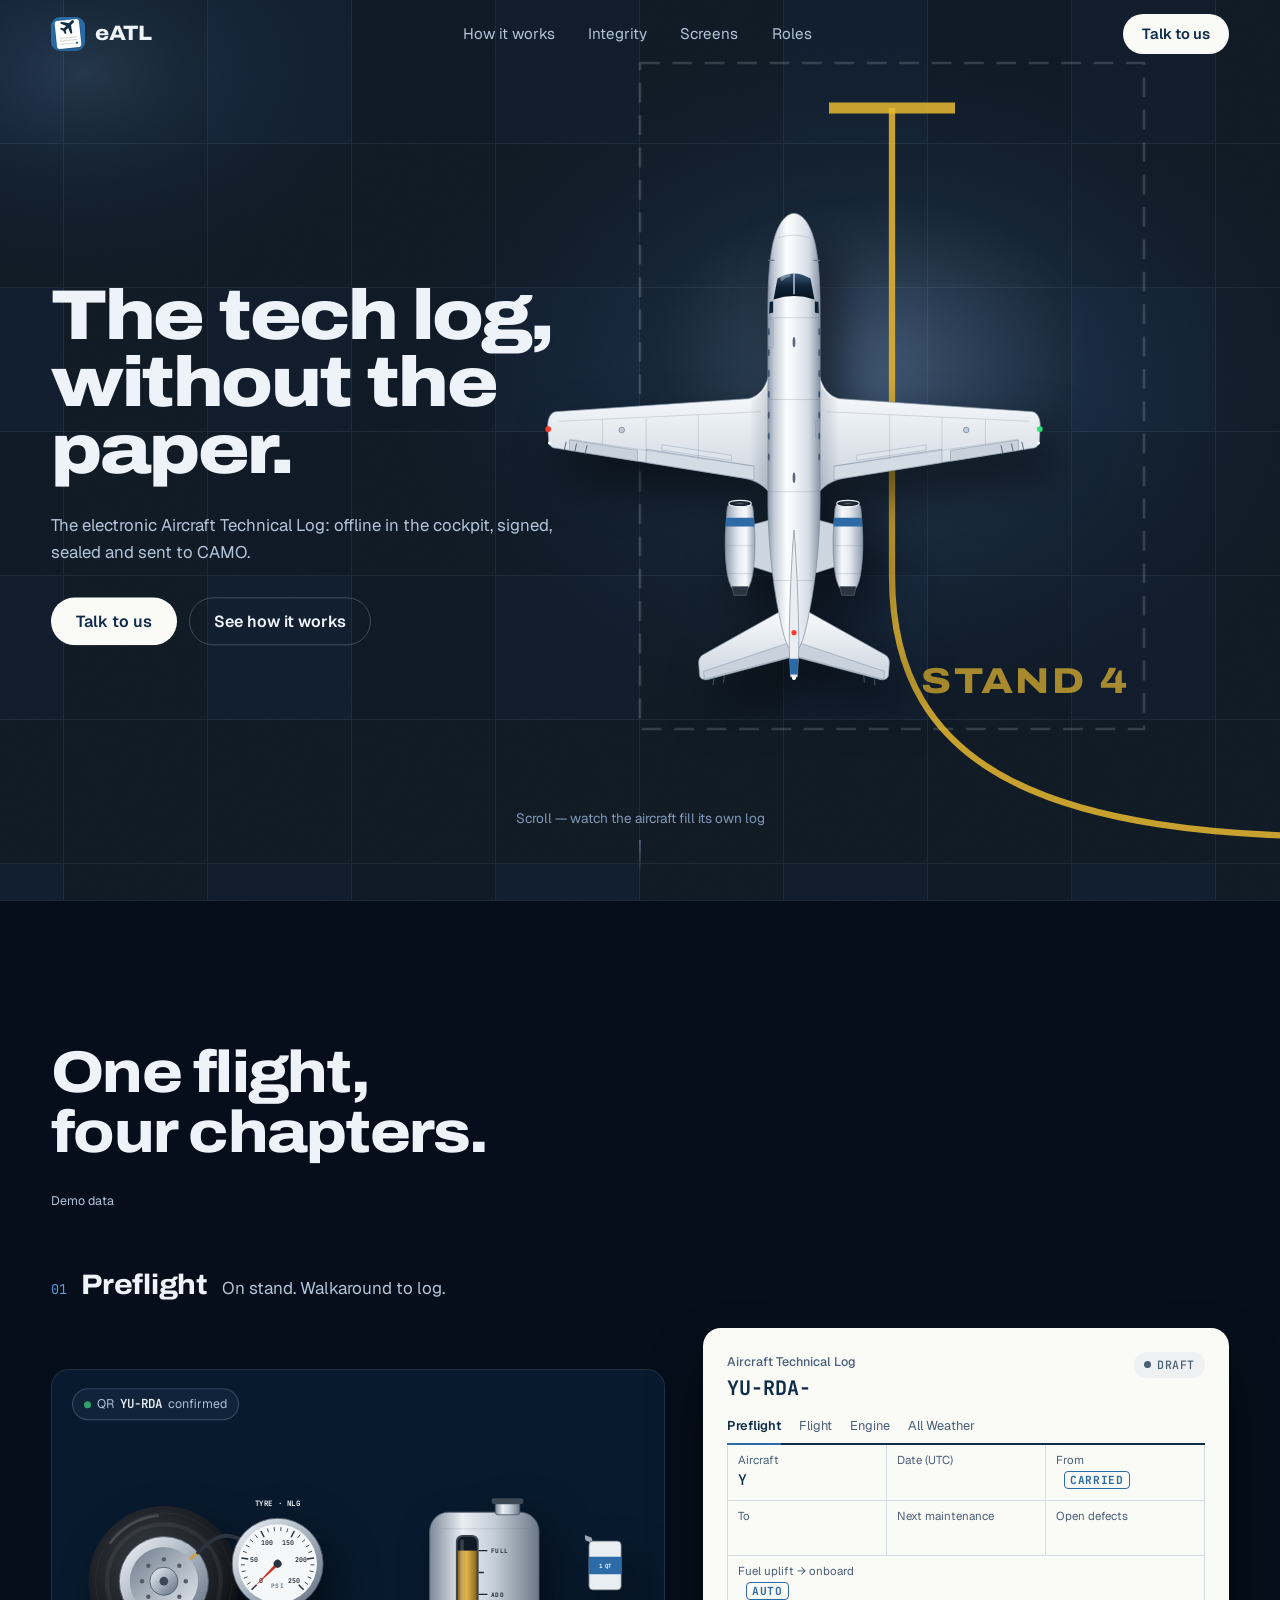
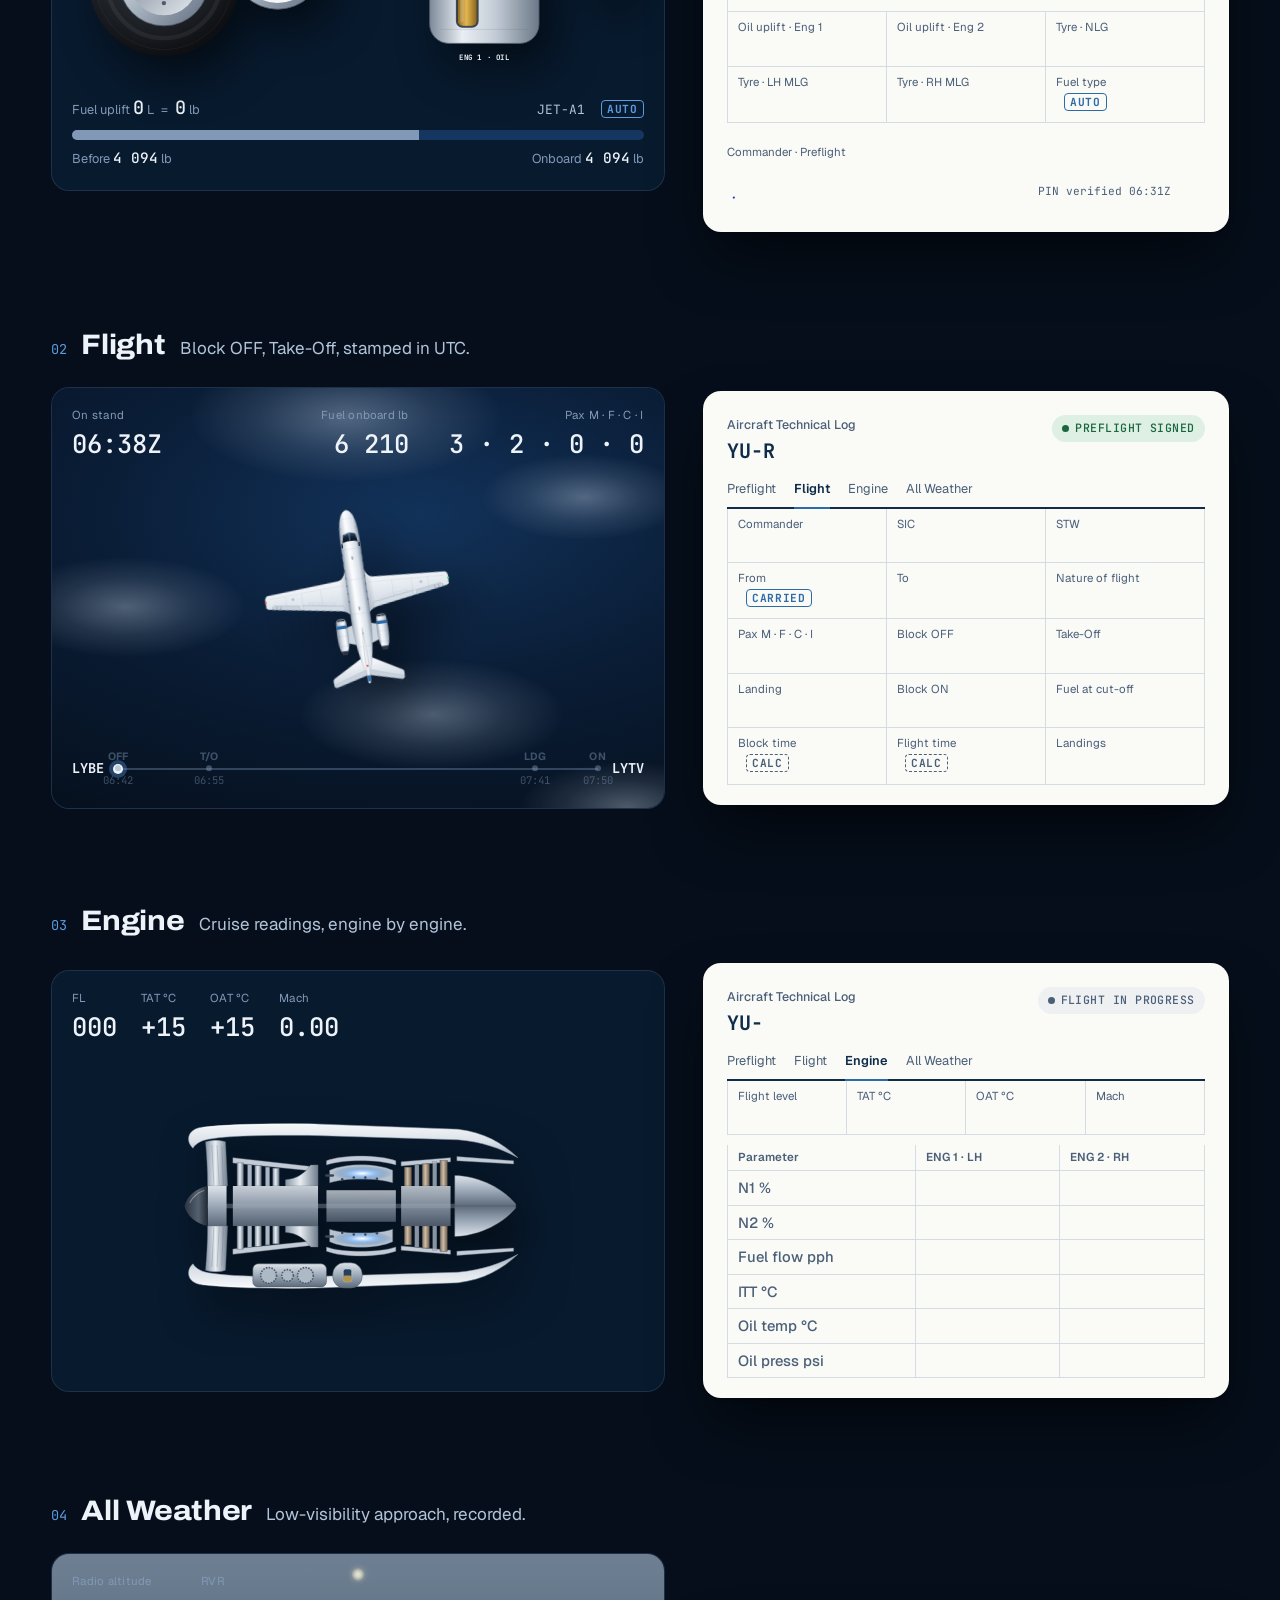
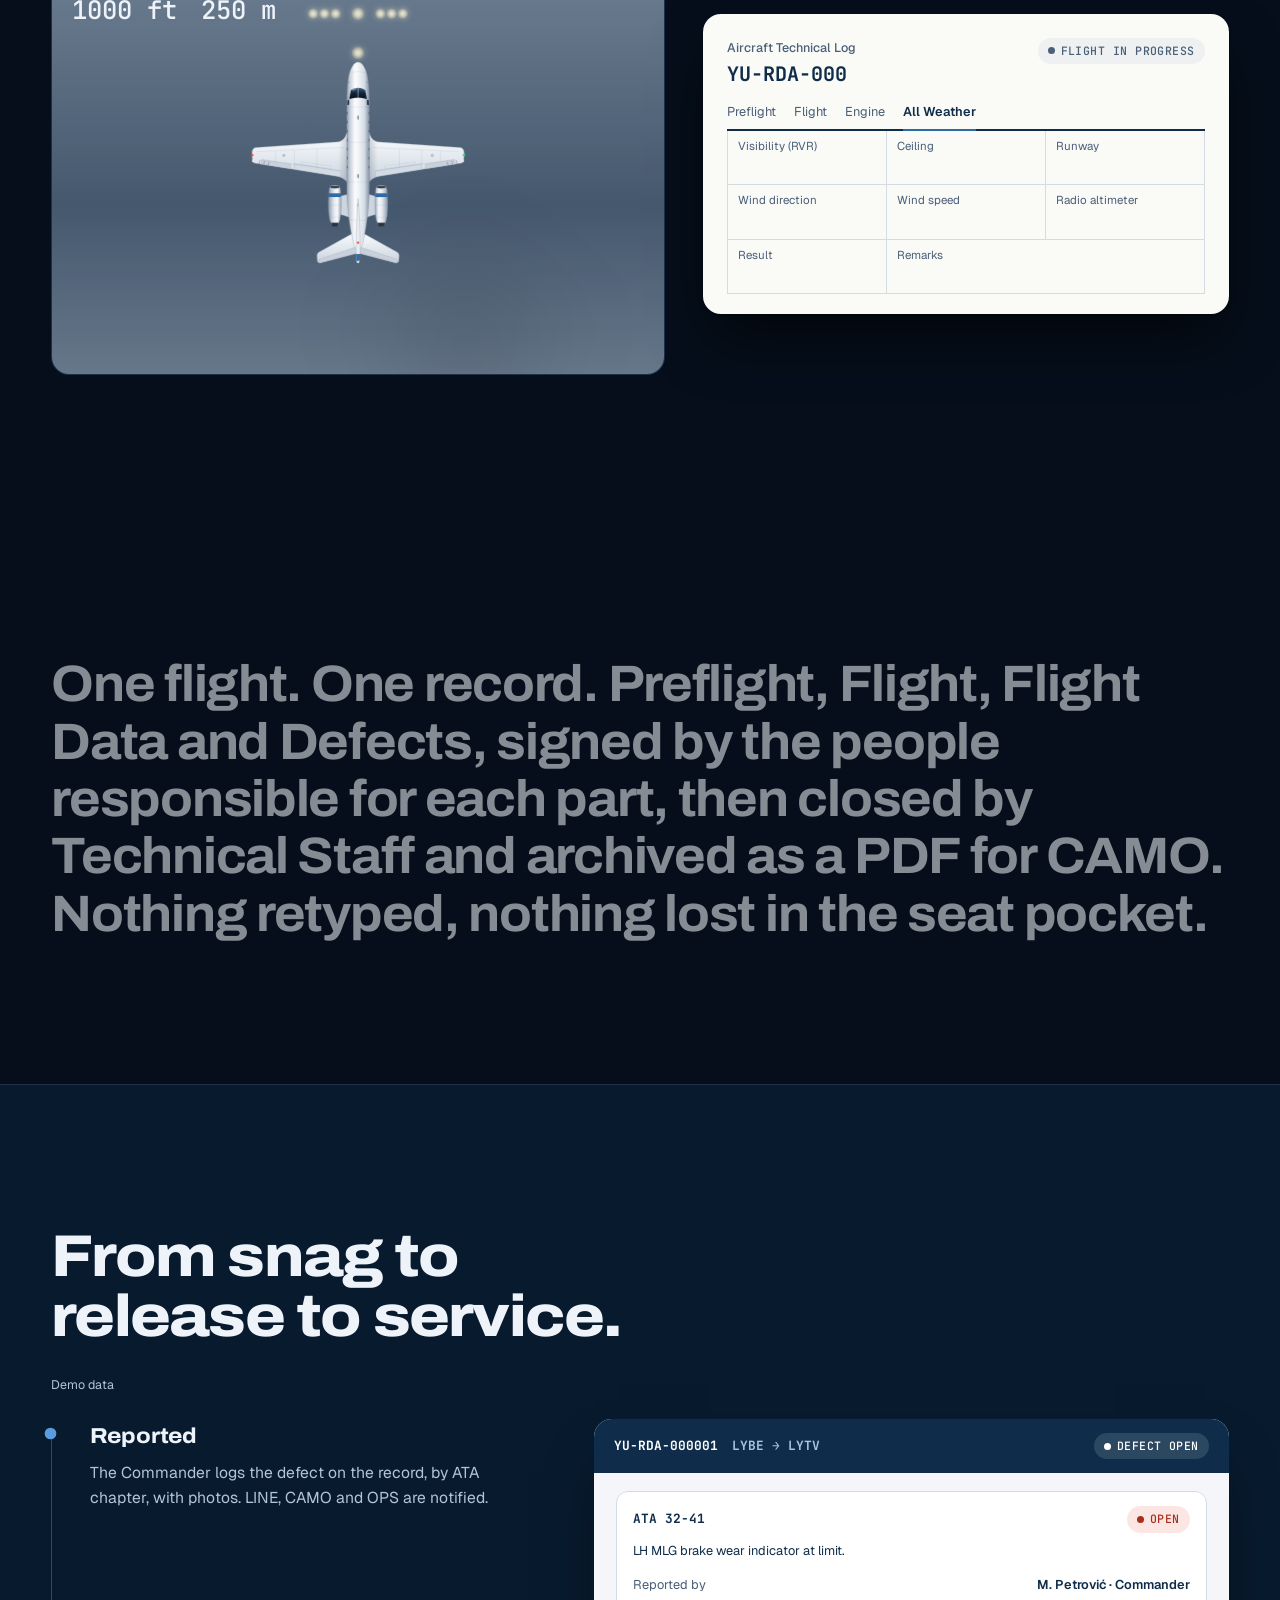
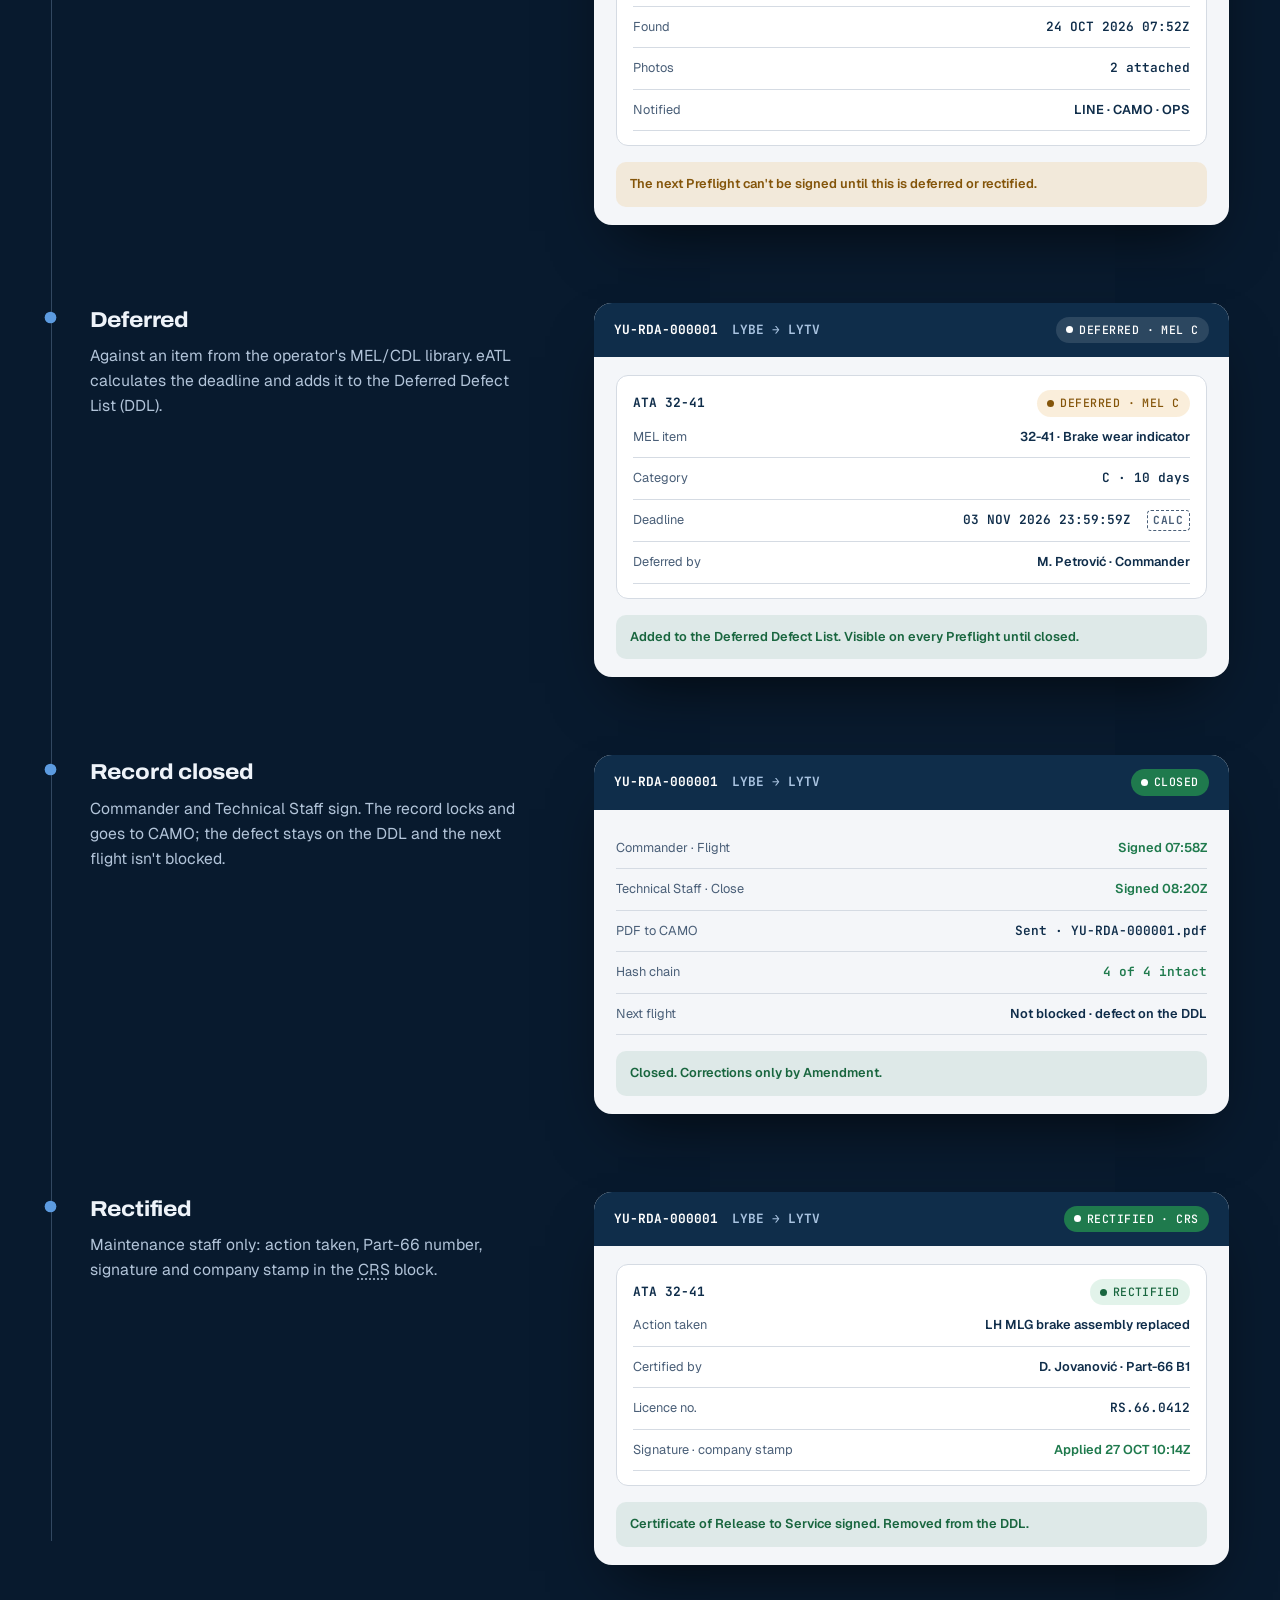
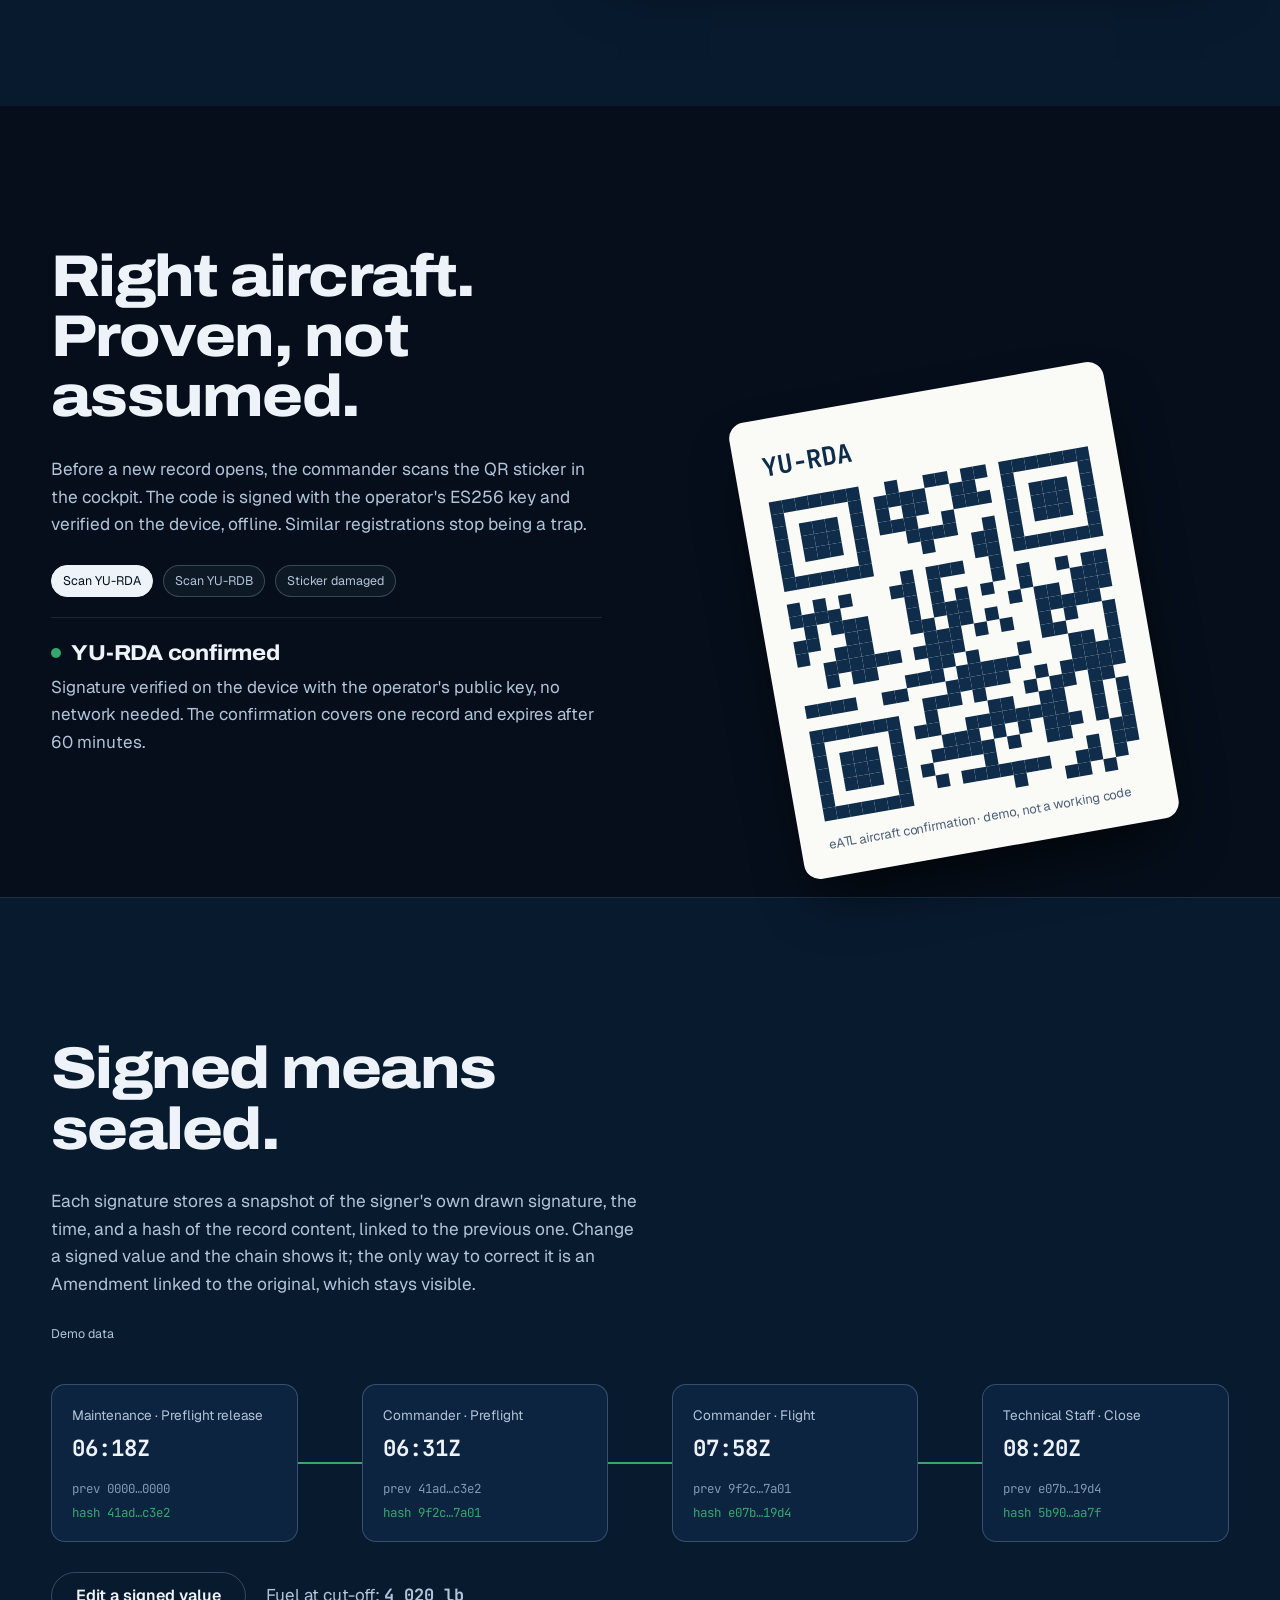
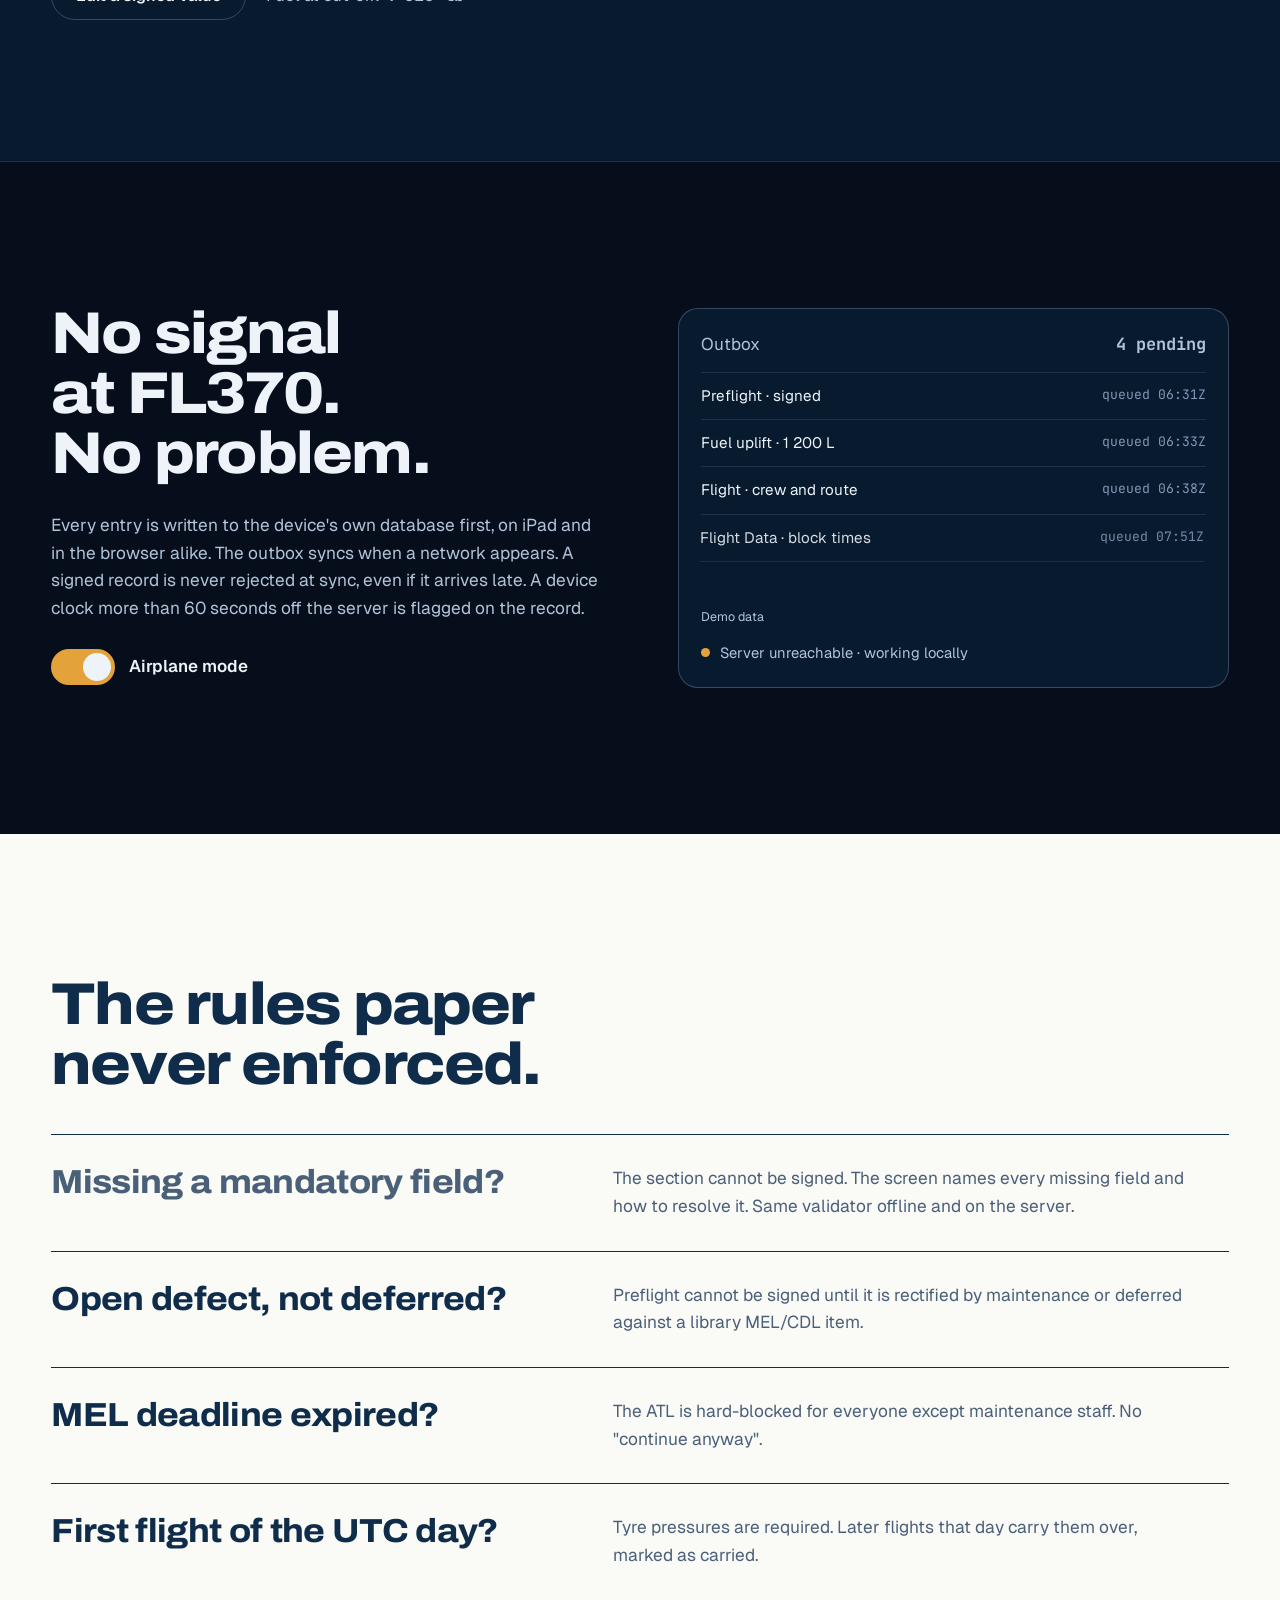
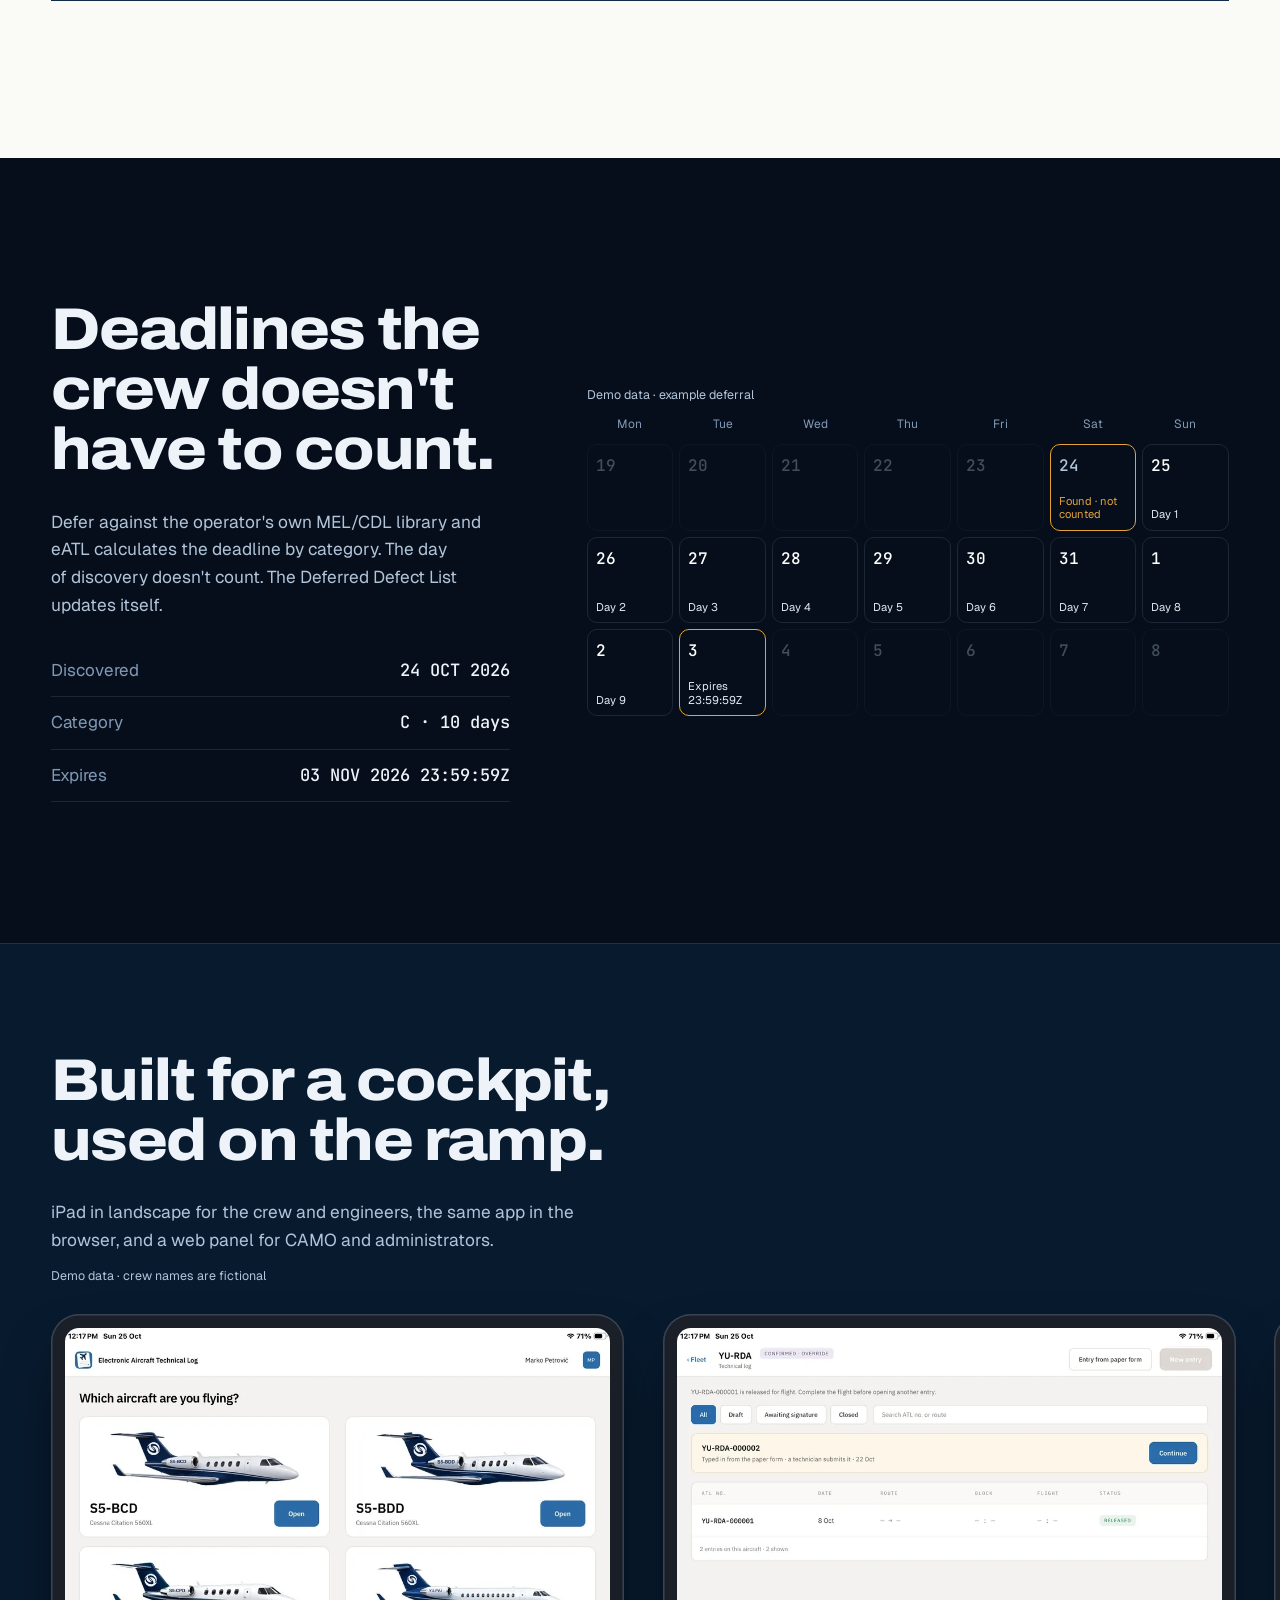
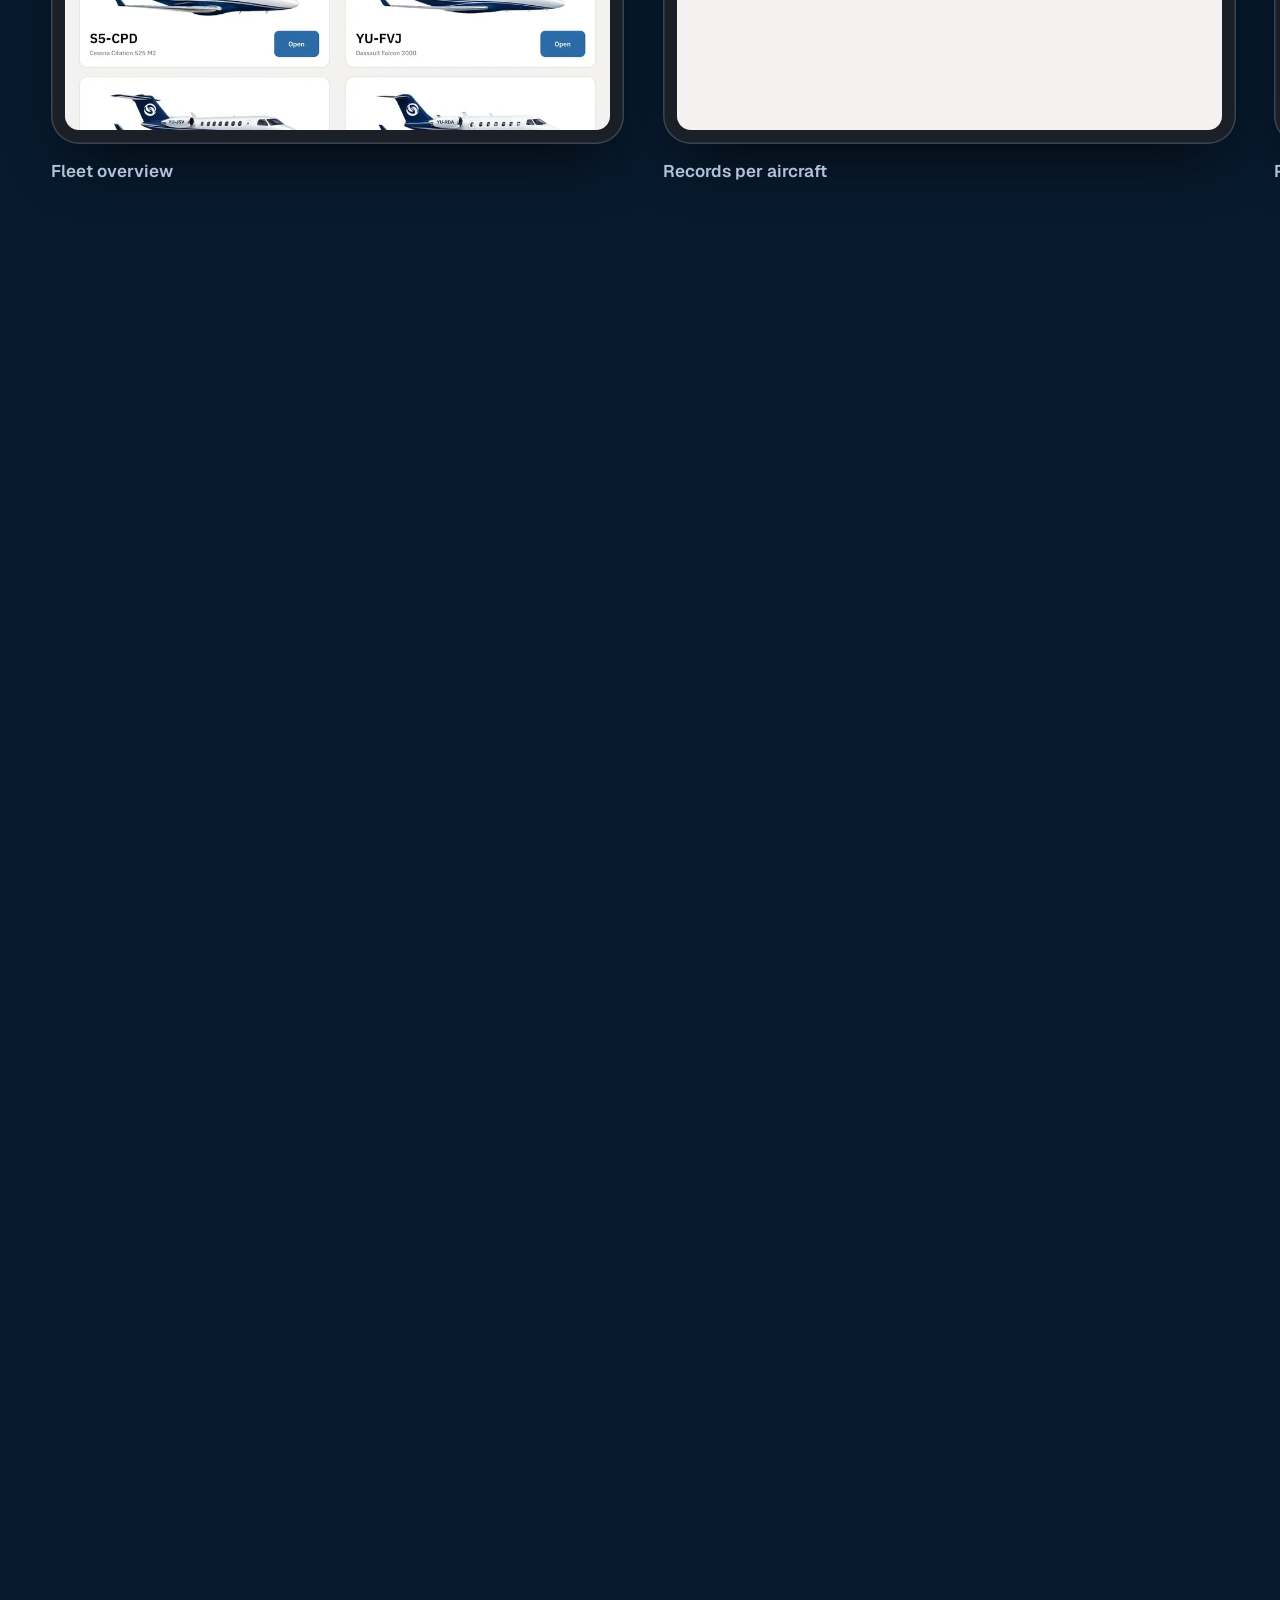
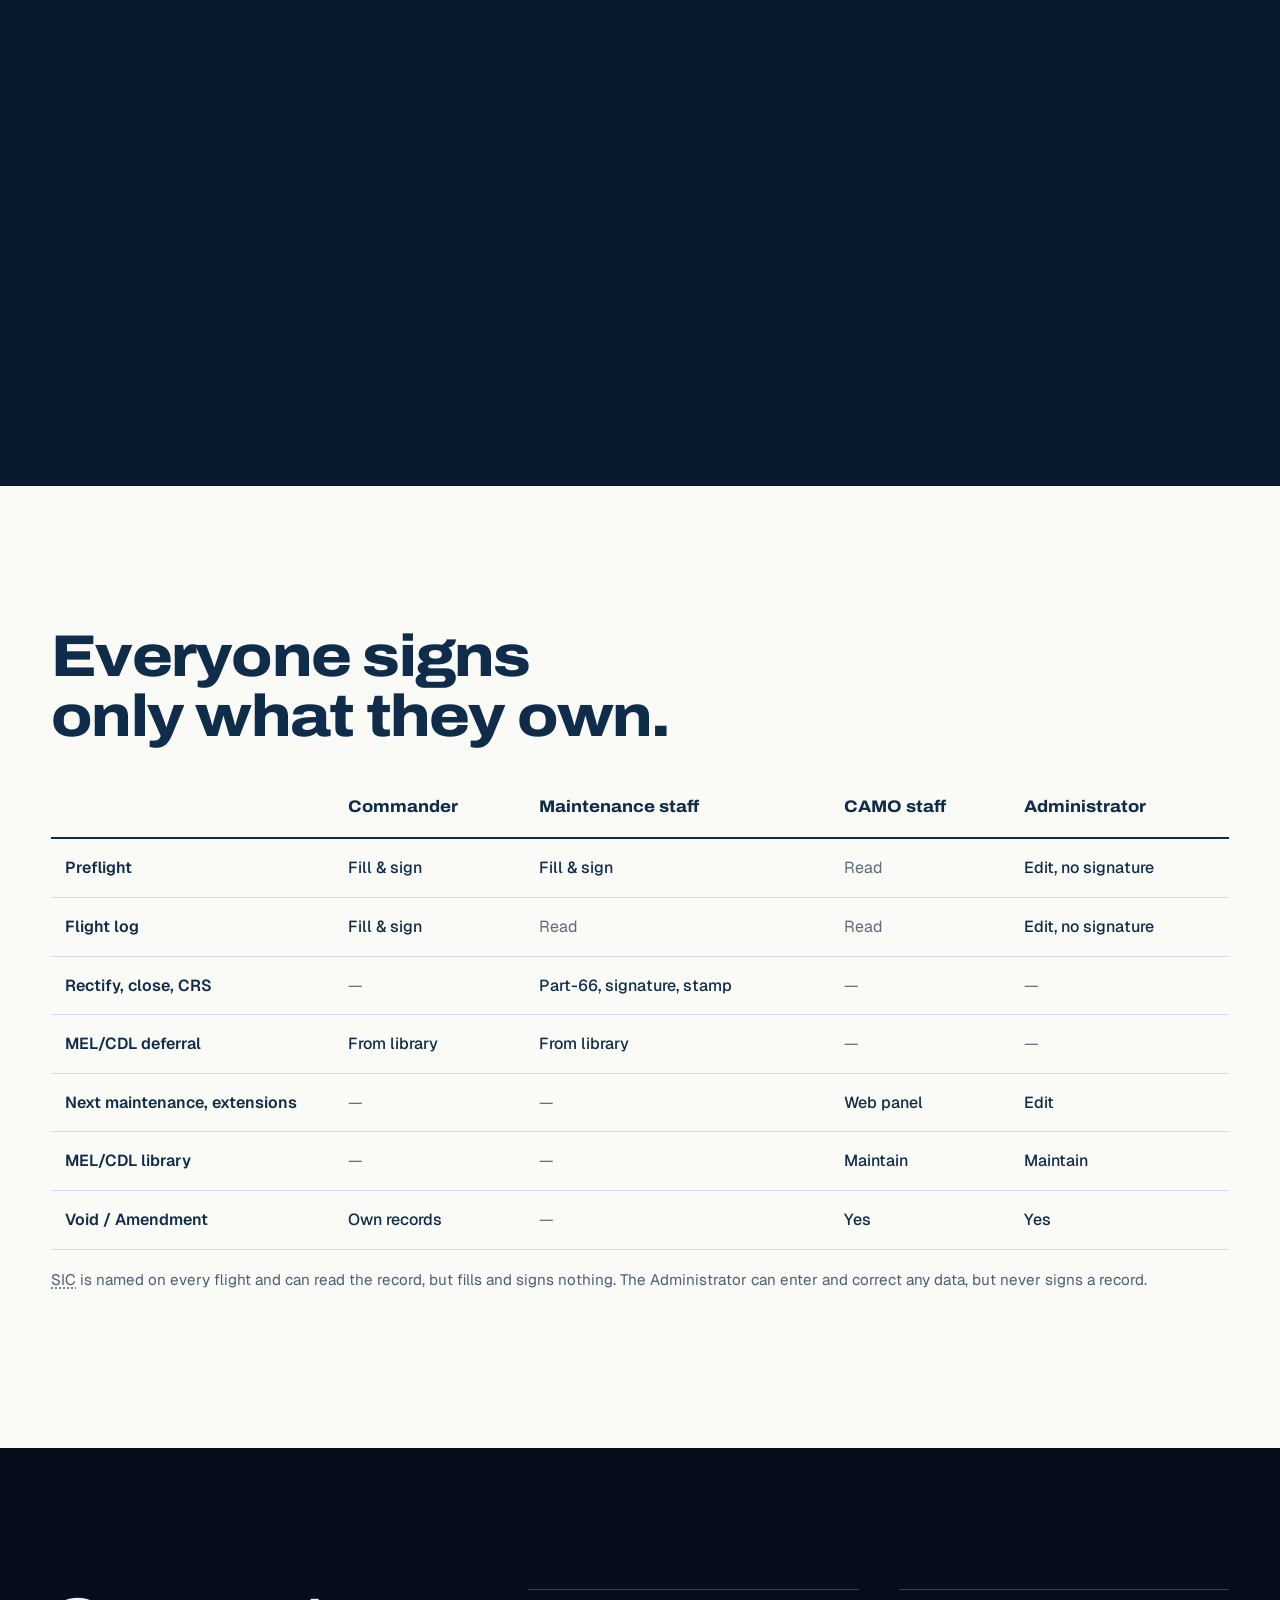
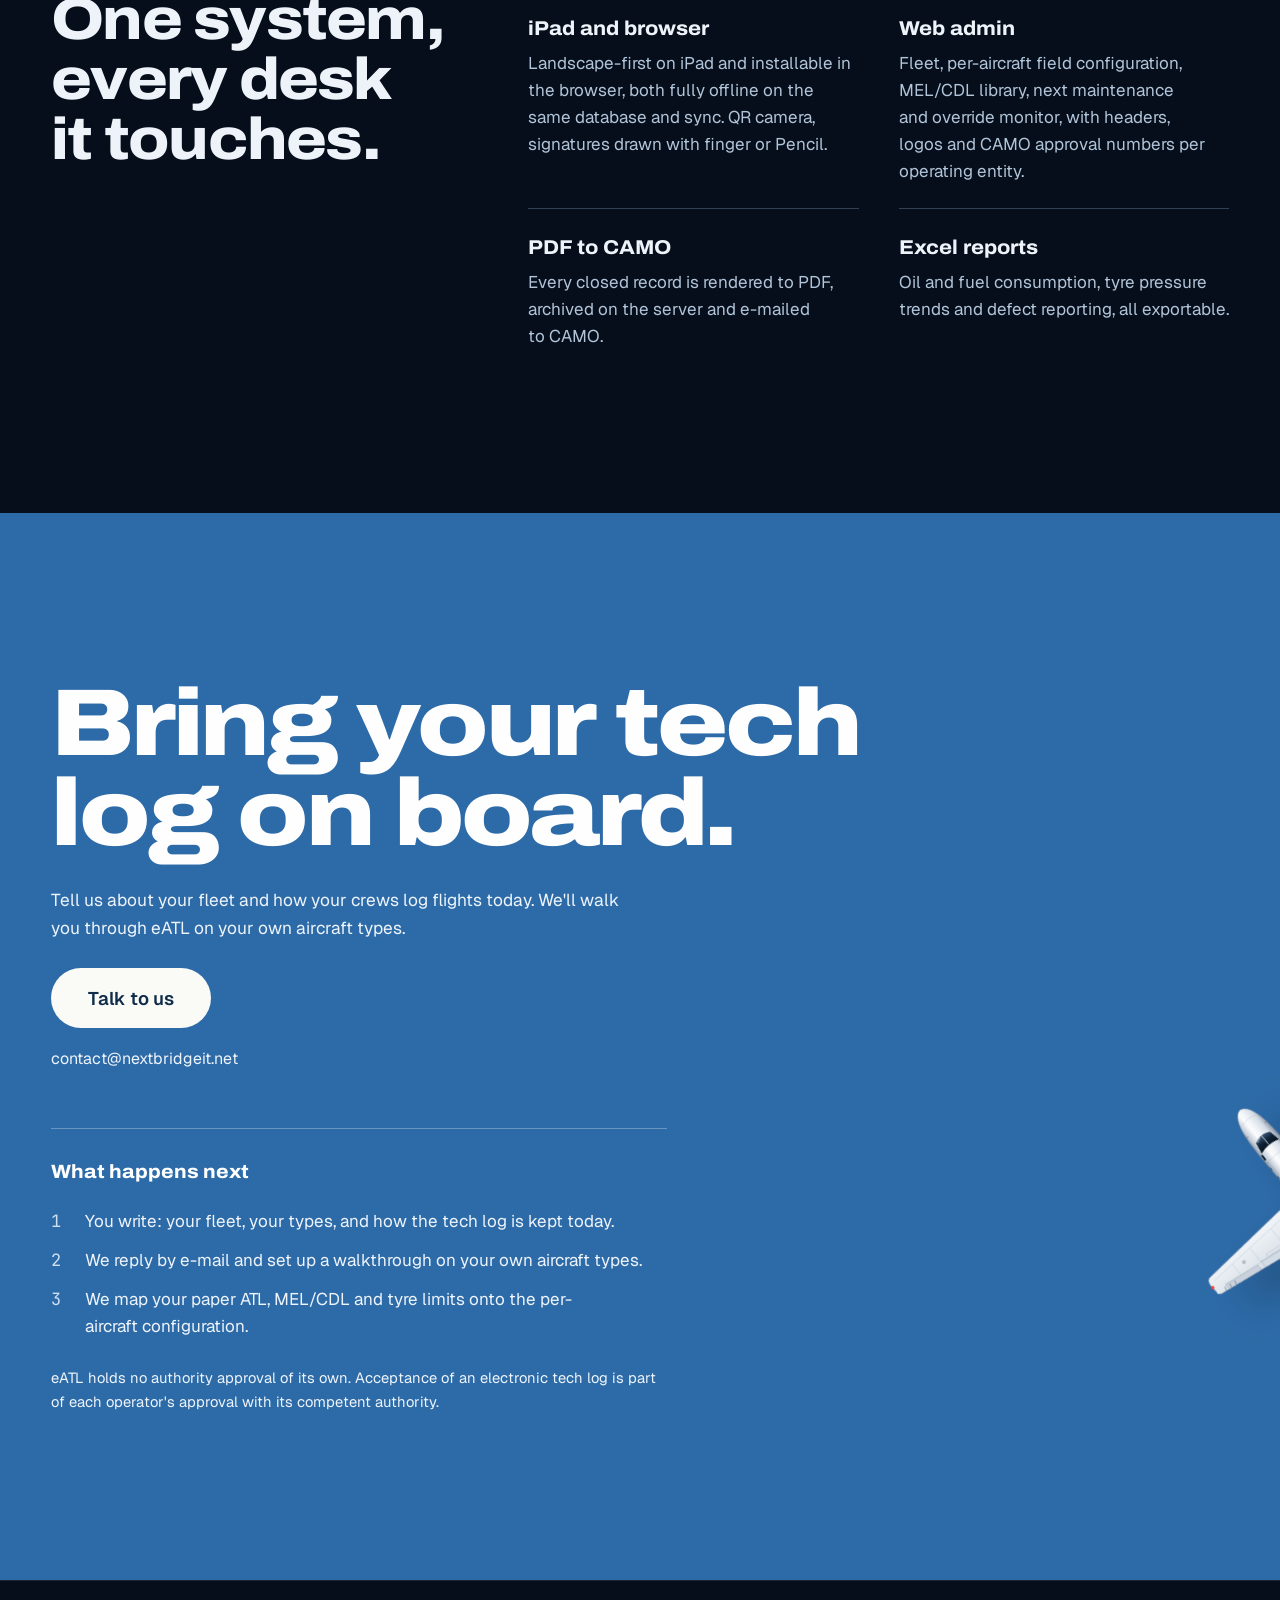
<file: index.html>
<!doctype html>
<html lang="en">
<head>
  <meta charset="utf-8">
  <meta name="viewport" content="width=device-width, initial-scale=1">
  <title>eATL — Electronic Aircraft Technical Log</title>
  <meta name="description" content="eATL replaces the paper Aircraft Technical Log. Offline in the cockpit, QR-confirmed aircraft, hash-chained signatures, blocking validation and automatic PDF delivery to CAMO.">
  <meta name="theme-color" content="#050E1A">
  <link rel="icon" type="image/png" href="assets/favicon.png">
  <link rel="apple-touch-icon" href="assets/icon.png">
  <meta property="og:title" content="eATL — Electronic Aircraft Technical Log">
  <meta property="og:description" content="The tech log, without the paper.">
  <meta property="og:image" content="assets/eATL-%20New%20Icon.png">
  <link rel="preconnect" href="https://fonts.googleapis.com">
  <link rel="preconnect" href="https://fonts.gstatic.com" crossorigin>
  <link href="https://fonts.googleapis.com/css2?family=Archivo:wdth,wght@62..125,300..900&family=Geist:wght@300..700&family=JetBrains+Mono:wght@400;500;700&display=swap" rel="stylesheet">
  <link rel="stylesheet" href="css/site.css">
</head>
<body>
  <a class="skip" href="#main">Skip to content</a>

  <!-- Shared drawings: Cessna Citation 560XL in plan view, to scale (16.98 m span, 15.79 m length; 1 m = 33 units) -->
  <svg width="0" height="0" style="position:absolute" aria-hidden="true" focusable="false">
    <defs>
      <linearGradient id="jetBody" x1="0" x2="1" y1="0" y2="0">
        <stop offset="0" stop-color="#8d9bab"/><stop offset=".12" stop-color="#c3ccd7"/><stop offset=".36" stop-color="#fbfcfd"/><stop offset=".5" stop-color="#f3f6f9"/><stop offset=".78" stop-color="#d4dce5"/><stop offset="1" stop-color="#8794a5"/>
      </linearGradient>
      <linearGradient id="jetWing" x1="0" x2="0" y1="0" y2="1">
        <stop offset="0" stop-color="#fdfeff"/><stop offset=".3" stop-color="#eef2f6"/><stop offset="1" stop-color="#cbd4de"/>
      </linearGradient>
      <linearGradient id="jetRootShade" x1="0" x2="1" y1="0" y2="0">
        <stop offset="0" stop-color="#1a2c44" stop-opacity=".32"/><stop offset="1" stop-color="#1a2c44" stop-opacity="0"/>
      </linearGradient>
      <linearGradient id="jetNacelle" x1="0" x2="1" y1="0" y2="0">
        <stop offset="0" stop-color="#97a5b5"/><stop offset=".3" stop-color="#f7f9fb"/><stop offset=".55" stop-color="#e6ebf1"/><stop offset="1" stop-color="#8e9cad"/>
      </linearGradient>
      <linearGradient id="jetGlass" x1="0" x2="0" y1="0" y2="1">
        <stop offset="0" stop-color="#3b5878"/><stop offset=".5" stop-color="#0f2236"/><stop offset="1" stop-color="#07121f"/>
      </linearGradient>
      <radialGradient id="jetIntake" cx="50%" cy="50%" r="50%">
        <stop offset="0" stop-color="#5a6878"/><stop offset=".35" stop-color="#26313e"/><stop offset="1" stop-color="#0c131c"/>
      </radialGradient>

      <!-- one side of the aircraft (right, seen from above); mirrored for the left -->
      <g id="jetHalf">
        <!-- wing: near-straight leading edge, tapered, fillet into the fuselage -->
        <path class="j-wing" d="M329 234 C333 249 340 258 352 261 L574 276 C580 277 583 284 583 292 L582 310 C582 315 578 318 573 318 L360 352 C347 354 337 359 329 368 Z"/>
        <path fill="url(#jetRootShade)" opacity=".6" d="M329 240 C333 251 339 258 350 262 L352 356 C342 358 335 362 329 368 Z"/>
        <!-- flaps, spoilers, aileron -->
        <path class="j-flap" d="M346 338.5 L470 319 L470 334.4 L346 354.2 Z"/>
        <path class="j-spoiler" d="M372 326 L452 314 L452 320 L372 332 Z"/>
        <path class="j-aileron" d="M480 320.5 L558 308.5 L558 320.4 L480 332.8 Z"/>
        <!-- spars, ribs, access panels -->
        <path class="j-panel" d="M338 276 L570 287 M346 338.5 L558 307.5 M410 280 L410 330 M470 283 L470 319 M520 285 L520 314"/>
        <circle class="j-cap" cx="498" cy="297" r="3.2"/>
        <!-- static wicks -->
        <path class="j-wick" d="M538 315 l2 9 M550 313 l2 9 M562 311 l2 9"/>
        <!-- nav and strobe at the tip -->
        <circle class="j-strobe" cx="581" cy="312" r="1.8"/>
        <!-- engine pylon and PW545 nacelle on the aft fuselage -->
        <path class="j-pylon" d="M326 400 L348 406 L348 454 L323 462 Z"/>
        <path class="j-engine" d="M347 389 C347 381 354 378 362 378 C370 378 377 381 377 389 L379 418 C379.5 440 378 458 375 470 L372 478 L352 478 L349 470 C346 458 344.5 440 345 418 Z"/>
        <path class="j-stripe" d="M346.2 398 L377.8 398 L378.6 408 L345.4 408 Z"/>
        <ellipse class="j-intake" cx="362" cy="381.5" rx="13" ry="3.6"/>
        <path class="j-panel" d="M346 430 H378 M348 462 H376"/>
        <path class="j-exhaust" d="M352.5 477 L371.5 477 L369 487 L355 487 Z"/>
        <!-- horizontal stabiliser (cruciform, mid-fin) with elevator -->
        <path class="j-wing" d="M302 498 L404 555 C408 557 410 561 409.5 566 L408.5 579 C408 583 404 584.5 400 584 L302 558 Z"/>
        <path class="j-elevator" d="M304 541 L404 574.5 L403 583.5 L304 557.5 Z"/>
        <path class="j-wick" d="M392 582 l1 8 M380 579 l1 8"/>
      </g>
    </defs>
  </svg>
  <svg width="0" height="0" style="position:absolute" aria-hidden="true" focusable="false">
    <defs>
      <symbol id="jet" viewBox="0 0 600 640">
        <use href="#jetHalf"/>
        <use href="#jetHalf" transform="matrix(-1 0 0 1 600 0)"/>
        <!-- fuselage: radome, constant cabin section, aft taper to the tail cone -->
        <path class="j-body" d="M300 48 C311 49 320 62 325 86 C328.5 104 330 128 330 158 L330 380 C330 428 324 482 313 528 C309 543 305 551 300 553 C295 551 291 543 287 528 C276 482 270 428 270 380 L270 158 C270 128 271.5 104 275 86 C280 62 289 49 300 48 Z"/>
        <path class="j-panel" d="M282 76 Q300 70 318 76 M271 168 H329 M270.5 262 H329.5 M270.5 368 H329.5 M276 470 H324"/>
        <!-- windshield (two panes) and cockpit side windows -->
        <path fill="url(#jetGlass)" d="M281 123 Q300 111 319 123 L323.5 147 Q300 139 276.5 147 Z"/>
        <path d="M300 117 V141" stroke="#c9d3de" stroke-width="1.6"/>
        <path d="M284 122 Q291 117 297 116 L295 121 Q290 122 286 126 Z" fill="#fff" opacity=".35"/>
        <path class="j-glass" d="M272 150 L276 149 L276 162 L271.5 163 Z M328 150 L324 149 L324 162 L328.5 163 Z"/>
        <!-- cabin windows, seven per side -->
        <g class="j-windows">
          <ellipse cx="271" cy="184" rx="1.1" ry="4.2"/><ellipse cx="271" cy="208" rx="1.1" ry="4.2"/><ellipse cx="271" cy="232" rx="1.1" ry="4.2"/><ellipse cx="271" cy="256" rx="1.1" ry="4.2"/><ellipse cx="271" cy="280" rx="1.1" ry="4.2"/><ellipse cx="271" cy="304" rx="1.1" ry="4.2"/><ellipse cx="271" cy="328" rx="1.1" ry="4.2"/>
          <ellipse cx="329" cy="184" rx="1.1" ry="4.2"/><ellipse cx="329" cy="208" rx="1.1" ry="4.2"/><ellipse cx="329" cy="232" rx="1.1" ry="4.2"/><ellipse cx="329" cy="256" rx="1.1" ry="4.2"/><ellipse cx="329" cy="280" rx="1.1" ry="4.2"/><ellipse cx="329" cy="304" rx="1.1" ry="4.2"/><ellipse cx="329" cy="328" rx="1.1" ry="4.2"/>
        </g>
        <!-- cabin door (left), emergency exit over the right wing -->
        <path class="j-panel" d="M270.5 170 H276 V202 H270.5 M329.5 286 H325 V306 H329.5"/>
        <!-- antennas on the spine, pitot probes -->
        <ellipse class="j-antenna" cx="300" cy="196" rx="1.6" ry="6"/>
        <ellipse class="j-antenna" cx="300" cy="352" rx="1.6" ry="6"/>
        <ellipse class="j-antenna" cx="300" cy="430" rx="1.4" ry="5"/>
        <path class="j-probe" d="M277 102 h-6 M323 102 h6"/>
        <!-- dorsal fin and vertical fin top (sits above the stabiliser) -->
        <path class="j-fin" d="M300 412 C302.5 440 305.5 500 305.5 548 L304 581 L296 581 L294.5 548 C294.5 500 297.5 440 300 412 Z"/>
        <path class="j-stripe" d="M295 560 H305 L304.3 578 H295.7 Z"/>
        <circle class="j-beacon" cx="300" cy="530" r="3"/>
        <circle class="j-nav j-nav--white" cx="300" cy="582" r="2.4"/>
        <circle class="j-nav j-nav--red" cx="17.5" cy="296" r="3.4"/><circle class="j-nav j-nav--green" cx="582.5" cy="296" r="3.4"/>
      </symbol>
    </defs>
  </svg>

  <header class="nav" data-nav>
    <a class="nav__brand" href="#top" aria-label="eATL home">
      <img src="assets/app-mark-68.png" alt="" width="34" height="34">
      <span>eATL</span>
    </a>
    <button class="nav__menu" type="button" aria-expanded="false" aria-controls="nav-links" data-menu>Menu</button>
    <nav class="nav__links" id="nav-links" aria-label="Primary">
      <a href="#lifecycle">How it works</a>
      <a href="#integrity">Integrity</a>
      <a href="#screens">Screens</a>
      <a href="#roles">Roles</a>
    </nav>
    <a class="btn btn--primary btn--sm" href="#contact" data-mail>Talk to us</a>
  </header>

  <main id="main">
    <!-- ============ HERO ============ -->
    <section class="hero" id="top" data-hero>
      <div class="hero__stage">
        <svg class="apron" viewBox="0 0 1600 1000" preserveAspectRatio="xMidYMid slice" aria-hidden="true">
          <defs>
            <pattern id="slabs" width="160" height="160" patternUnits="userSpaceOnUse">
              <path d="M160 0 V160 H0" fill="none" stroke="rgba(170,196,226,.09)" stroke-width="2"/>
            </pattern>
            <radialGradient id="flood" cx="50%" cy="50%" r="50%">
              <stop offset="0" stop-color="#5d86b8" stop-opacity=".42"/><stop offset=".45" stop-color="#2a4a73" stop-opacity=".22"/><stop offset="1" stop-color="#050e1a" stop-opacity="0"/>
            </radialGradient>
            <filter id="grain" x="0" y="0" width="100%" height="100%">
              <feTurbulence type="fractalNoise" baseFrequency=".9" numOctaves="2" seed="4"/>
              <feColorMatrix values="0 0 0 0 .75  0 0 0 0 .82  0 0 0 0 .9  0 0 0 .07 0"/>
            </filter>
            <radialGradient id="sheen" cx="50%" cy="50%" r="50%">
              <stop offset="0" stop-color="#cfe0f5" stop-opacity=".10"/><stop offset="1" stop-color="#cfe0f5" stop-opacity="0"/>
            </radialGradient>
          </defs>
          <rect width="1600" height="1000" fill="#060f1c"/>
          <rect x="0" y="0" width="160" height="160" fill="#0a1626"/>
          <rect x="160" y="0" width="160" height="160" fill="#09141f"/>
          <rect x="320" y="0" width="160" height="160" fill="#0b1829"/>
          <rect x="480" y="0" width="160" height="160" fill="#08131f"/>
          <rect x="640" y="0" width="160" height="160" fill="#0a1626"/>
          <rect x="800" y="0" width="160" height="160" fill="#09141f"/>
          <rect x="960" y="0" width="160" height="160" fill="#0b1829"/>
          <rect x="1120" y="0" width="160" height="160" fill="#08131f"/>
          <rect x="1280" y="0" width="160" height="160" fill="#0a1626"/>
          <rect x="1440" y="0" width="160" height="160" fill="#09141f"/>
          <rect x="0" y="160" width="160" height="160" fill="#09141f"/>
          <rect x="160" y="160" width="160" height="160" fill="#09141f"/>
          <rect x="320" y="160" width="160" height="160" fill="#09141f"/>
          <rect x="480" y="160" width="160" height="160" fill="#09141f"/>
          <rect x="640" y="160" width="160" height="160" fill="#09141f"/>
          <rect x="800" y="160" width="160" height="160" fill="#09141f"/>
          <rect x="960" y="160" width="160" height="160" fill="#09141f"/>
          <rect x="1120" y="160" width="160" height="160" fill="#09141f"/>
          <rect x="1280" y="160" width="160" height="160" fill="#09141f"/>
          <rect x="1440" y="160" width="160" height="160" fill="#09141f"/>
          <rect x="0" y="320" width="160" height="160" fill="#0b1829"/>
          <rect x="160" y="320" width="160" height="160" fill="#09141f"/>
          <rect x="320" y="320" width="160" height="160" fill="#0a1626"/>
          <rect x="480" y="320" width="160" height="160" fill="#08131f"/>
          <rect x="640" y="320" width="160" height="160" fill="#0b1829"/>
          <rect x="800" y="320" width="160" height="160" fill="#09141f"/>
          <rect x="960" y="320" width="160" height="160" fill="#0a1626"/>
          <rect x="1120" y="320" width="160" height="160" fill="#08131f"/>
          <rect x="1280" y="320" width="160" height="160" fill="#0b1829"/>
          <rect x="1440" y="320" width="160" height="160" fill="#09141f"/>
          <rect x="0" y="480" width="160" height="160" fill="#08131f"/>
          <rect x="160" y="480" width="160" height="160" fill="#09141f"/>
          <rect x="320" y="480" width="160" height="160" fill="#08131f"/>
          <rect x="480" y="480" width="160" height="160" fill="#09141f"/>
          <rect x="640" y="480" width="160" height="160" fill="#08131f"/>
          <rect x="800" y="480" width="160" height="160" fill="#09141f"/>
          <rect x="960" y="480" width="160" height="160" fill="#08131f"/>
          <rect x="1120" y="480" width="160" height="160" fill="#09141f"/>
          <rect x="1280" y="480" width="160" height="160" fill="#08131f"/>
          <rect x="1440" y="480" width="160" height="160" fill="#09141f"/>
          <rect x="0" y="640" width="160" height="160" fill="#0a1626"/>
          <rect x="160" y="640" width="160" height="160" fill="#09141f"/>
          <rect x="320" y="640" width="160" height="160" fill="#0b1829"/>
          <rect x="480" y="640" width="160" height="160" fill="#08131f"/>
          <rect x="640" y="640" width="160" height="160" fill="#0a1626"/>
          <rect x="800" y="640" width="160" height="160" fill="#09141f"/>
          <rect x="960" y="640" width="160" height="160" fill="#0b1829"/>
          <rect x="1120" y="640" width="160" height="160" fill="#08131f"/>
          <rect x="1280" y="640" width="160" height="160" fill="#0a1626"/>
          <rect x="1440" y="640" width="160" height="160" fill="#09141f"/>
          <rect x="0" y="800" width="160" height="160" fill="#09141f"/>
          <rect x="160" y="800" width="160" height="160" fill="#09141f"/>
          <rect x="320" y="800" width="160" height="160" fill="#09141f"/>
          <rect x="480" y="800" width="160" height="160" fill="#09141f"/>
          <rect x="640" y="800" width="160" height="160" fill="#09141f"/>
          <rect x="800" y="800" width="160" height="160" fill="#09141f"/>
          <rect x="960" y="800" width="160" height="160" fill="#09141f"/>
          <rect x="1120" y="800" width="160" height="160" fill="#09141f"/>
          <rect x="1280" y="800" width="160" height="160" fill="#09141f"/>
          <rect x="1440" y="800" width="160" height="160" fill="#09141f"/>
          <rect x="0" y="960" width="160" height="160" fill="#0b1829"/>
          <rect x="160" y="960" width="160" height="160" fill="#09141f"/>
          <rect x="320" y="960" width="160" height="160" fill="#0a1626"/>
          <rect x="480" y="960" width="160" height="160" fill="#08131f"/>
          <rect x="640" y="960" width="160" height="160" fill="#0b1829"/>
          <rect x="800" y="960" width="160" height="160" fill="#09141f"/>
          <rect x="960" y="960" width="160" height="160" fill="#0a1626"/>
          <rect x="1120" y="960" width="160" height="160" fill="#08131f"/>
          <rect x="1280" y="960" width="160" height="160" fill="#0b1829"/>
          <rect x="1440" y="960" width="160" height="160" fill="#09141f"/>
          <ellipse cx="1060" cy="430" rx="560" ry="430" fill="url(#flood)"/>
          <ellipse cx="1060" cy="380" rx="240" ry="160" fill="url(#sheen)"/>
          <ellipse cx="180" cy="80" rx="380" ry="260" fill="url(#flood)" opacity=".6"/>
          <rect width="1600" height="1000" filter="url(#grain)"/>
          <rect width="1600" height="1000" fill="url(#slabs)"/>
          <rect class="apron__box" x="800" y="70" width="560" height="740"/>
          <path class="apron__lead" d="M1600 930 C1260 930 1080 860 1080 640 L1080 120"/>
          <path class="apron__stop" d="M1010 120 H1150"/>
          <text class="apron__stand" x="1112" y="770">STAND 4</text>
        </svg>

        <div class="hero__copy" data-hero-copy>
          <h1 class="hero__title">The tech log,<br>without the paper.</h1>
          <p class="hero__lede">The electronic Aircraft Technical Log: offline in the cockpit, signed, sealed and sent to CAMO.</p>
          <div class="hero__actions">
            <a class="btn btn--primary" href="#contact" data-mail>Talk to us</a>
            <a class="btn btn--ghost" href="#flight">See how it works</a>
          </div>
        </div>

        <div class="hero__jet">
          <svg viewBox="0 0 600 640" role="img" aria-label="Cessna Citation 560XL parked on stand, seen from above">
            <use href="#jet"/>
          </svg>
        </div>

        <p class="hero__cue">Scroll — watch the aircraft fill its own log</p>
      </div>
    </section>

    <!-- ============ FLIGHT: four chapters, each plays as it scrolls into view ============ -->
    <section class="flight" id="flight">
      <div class="wrap">
        <h2 class="h2">One flight, four chapters.</h2>
        <span class="demo-note demo-note--inline flight__note">Demo data</span>
        <div class="flight__list">
      <article class="ch" data-ch="pre">
        <header class="ch__head"><span class="ch__no mono">01</span><h3>Preflight</h3><p>On stand. Walkaround to log.</p></header>
        <div class="ch__body">
          <div class="ch__scene ch__scene--pre" aria-hidden="true">
            <ul class="chips" data-chips>
              <li class="chip chip--ok"><i></i>QR <b class="mono">YU-RDA</b> confirmed</li>
              <li class="chip"><i></i>From <b class="mono">LYBE</b> carried</li>
              <li class="chip"><i></i>Open defects <b>None</b></li>
              <li class="chip"><i></i>Next maintenance <b class="mono">214:30 FH</b></li>
            </ul>
            <div class="closeup" data-tyre>
              <svg viewBox="0 0 640 420" aria-hidden="true" focusable="false">
                <defs>
                  <radialGradient id="tyRubber" cx="42%" cy="38%" r="62%"><stop offset="0" stop-color="#3a3f47"/><stop offset=".7" stop-color="#1c1f24"/><stop offset="1" stop-color="#0d0f12"/></radialGradient>
                  <linearGradient id="tyRim" x1="0" x2="1" y1="0" y2="1"><stop offset="0" stop-color="#f2f5f8"/><stop offset=".45" stop-color="#aeb9c6"/><stop offset="1" stop-color="#5f6c7c"/></linearGradient>
                  <linearGradient id="tyDish" x1="1" x2="0" y1="1" y2="0"><stop offset="0" stop-color="#e6ebf0"/><stop offset="1" stop-color="#6f7c8c"/></linearGradient>
                </defs>
                <circle cx="210" cy="220" r="172" fill="url(#tyRubber)"/>
                <circle cx="210" cy="220" r="156" fill="none" stroke="#fff" stroke-opacity=".05" stroke-width="2"/>
                <circle cx="210" cy="220" r="130" fill="none" stroke="#fff" stroke-opacity=".06" stroke-width="10"/>
                <path d="M88 132 A150 150 0 0 1 196 70" fill="none" stroke="#fff" stroke-opacity=".16" stroke-width="6" stroke-linecap="round"/>
                <circle cx="210" cy="220" r="102" fill="url(#tyRim)" stroke="#4f5b69" stroke-width="2"/>
                <circle cx="210" cy="220" r="78" fill="url(#tyDish)"/>
                <circle cx="210" cy="220" r="32" fill="url(#tyRim)" stroke="#4f5b69" stroke-width="2"/>
                <g fill="#4f5b69"><circle cx="260" cy="220" r="5"/><circle cx="245.4" cy="255.4" r="5"/><circle cx="210" cy="270" r="5"/><circle cx="174.6" cy="255.4" r="5"/><circle cx="160" cy="220" r="5"/><circle cx="174.6" cy="184.6" r="5"/><circle cx="210" cy="170" r="5"/><circle cx="245.4" cy="184.6" r="5"/></g>
                <circle cx="210" cy="220" r="10" fill="#3d4856"/>
                <!-- valve, hose, gauge -->
                <path d="M272 168 l14 -12" stroke="#c9a24b" stroke-width="7" stroke-linecap="round"/>
                <path class="ty-hose" d="M288 154 C330 112 352 108 388 126"/>
                <circle cx="470" cy="180" r="104" fill="url(#tyRim)" stroke="#4f5b69" stroke-width="2"/>
                <circle cx="470" cy="180" r="90" fill="#f5f7f9"/>
                <g data-gauge-ticks></g>
                <text class="ty-unit" x="470" y="236" text-anchor="middle">PSI</text>
                <g data-needle><path d="M466 184 L470 104 L474 184 Z" fill="#c8331f"/><circle cx="470" cy="180" r="9" fill="#2a333f"/></g>
                <text class="ty-pos" x="470" y="48" text-anchor="middle" data-tyre-pos>TYRE · NLG</text>
                <circle class="ex-pt" data-pt="tyre" cx="560" cy="112" r="7"/>
              </svg>
            </div>
            <div class="closeup" data-oil>
              <svg viewBox="0 0 640 420" aria-hidden="true" focusable="false">
                <defs>
                  <linearGradient id="oilTank" x1="0" x2="1" y1="0" y2="0"><stop offset="0" stop-color="#7d8a9a"/><stop offset=".3" stop-color="#e9eef3"/><stop offset=".6" stop-color="#c3ccd6"/><stop offset="1" stop-color="#6b7887"/></linearGradient>
                  <linearGradient id="oilFluid" x1="0" x2="1" y1="0" y2="0"><stop offset="0" stop-color="#8f6a1d"/><stop offset=".45" stop-color="#e2b752"/><stop offset="1" stop-color="#8a6419"/></linearGradient>
                  <clipPath id="oilGlass"><rect x="214" y="118" width="44" height="204" rx="12"/></clipPath>
                </defs>
                <rect x="150" y="62" width="250" height="300" rx="44" fill="url(#oilTank)" stroke="#4f5b69" stroke-width="2"/>
                <path d="M176 100 H374 M176 330 H374" stroke="#4f5b69" stroke-opacity=".35"/>
                <rect x="300" y="40" width="56" height="28" rx="6" fill="url(#oilTank)" stroke="#4f5b69" stroke-width="2"/>
                <rect x="292" y="30" width="72" height="14" rx="5" fill="#3d4856"/>
                <rect x="210" y="114" width="52" height="212" rx="15" fill="#3d4856"/>
                <rect x="214" y="118" width="44" height="204" rx="12" fill="#0f1a26"/>
                <rect data-oil-level clip-path="url(#oilGlass)" x="214" y="150" width="44" height="172" fill="url(#oilFluid)"/>
                <rect x="220" y="124" width="8" height="190" rx="4" fill="#fff" opacity=".18"/>
                <path d="M262 150 H282 M262 250 H282 M262 200 H274" stroke="#1d2733" stroke-width="3"/>
                <text class="oil-mark" x="290" y="155">FULL</text>
                <text class="oil-mark" x="290" y="255">ADD</text>
                <text class="ty-pos" x="275" y="400" text-anchor="middle" data-oil-pos>ENG 1 · OIL</text>
                <circle class="ex-pt" data-pt="oil" cx="236" cy="150" r="7"/>
                <!-- quart can: spout at the inner origin -->
                <path data-oil-stream d="M329 4 C328 18 328 30 328 44" stroke="#d9ad4b" stroke-width="6" stroke-linecap="round" fill="none" opacity="0"/>
                <g data-can transform="translate(520 120)">
                  <g data-can-tilt>
                    <path d="M0 0 L-16 -6 L-14 6 L4 14 Z" fill="#9aa7b6"/>
                    <rect x="-6" y="8" width="74" height="112" rx="9" fill="#e9eef3" stroke="#4f5b69" stroke-width="2"/>
                    <rect x="-6" y="44" width="74" height="40" fill="#2d6ba8"/>
                    <text x="31" y="70" text-anchor="middle" class="oil-can">1 QT</text>
                  </g>
                </g>
              </svg>
            </div>
            <div class="fuel" data-fuel>
              <div class="fuel__row">
                <span>Fuel uplift <b class="mono" data-fuel-l>1 200</b> L <em class="fuel__eq">=</em> <b class="mono" data-fuel-lb>2 116</b> lb</span>
                <span class="fuel__type mono">JET-A1 <em class="tag">Auto</em></span>
              </div>
              <div class="fuel__bar"><i class="fuel__before"></i><i class="fuel__up" data-fuel-up></i></div>
              <div class="fuel__row fuel__row--sub">
                <span>Before <b class="mono">4 094</b> lb</span>
                <span>Onboard <b class="mono" data-fuel-on>6 210</b> lb</span>
              </div>
            </div>
          </div>
          <article class="sheet" aria-label="Example ATL record, Preflight page, demo data">
            <header class="sheet__head">
              <div>
                <span class="sheet__label">Aircraft Technical Log</span>
                <strong class="sheet__no mono" data-type>YU-RDA-000001</strong>
              </div>
              <span class="pill pill--draft" data-status data-end="Preflight signed" data-end-cls="pill--ok">Draft</span>
            </header>
            <nav class="sheet__tabs" aria-hidden="true"><span class="is-on">Preflight</span><span>Flight</span><span>Engine</span><span>All Weather</span></nav>
              <div class="sheet__grid">
                <div class="cell" data-field="reg"><span>Aircraft</span><b class="mono" data-type>YU-RDA · C560XL</b></div>
                <div class="cell"><span>Date (UTC)</span><b class="mono" data-type>24 OCT 2026</b></div>
                <div class="cell"><span>From</span><b class="mono"><i data-type>LYBE</i><em class="tag">Carried</em></b></div>
                <div class="cell"><span>To</span><b class="mono" data-type>LYTV</b></div>
                <div class="cell"><span>Next maintenance</span><b class="mono" data-type>214:30 FH left</b></div>
                <div class="cell"><span>Open defects</span><b class="mono" data-type>None</b></div>
                <div class="cell cell--wide" data-field="fuel"><span>Fuel uplift → onboard</span><b class="mono"><i data-type>1 200 L = 2 116 lb → 6 210 lb</i><em class="tag">Auto</em></b></div>
                <div class="cell" data-field="eng1"><span>Oil uplift · Eng 1</span><b class="mono" data-type>OK</b></div>
                <div class="cell" data-field="eng2"><span>Oil uplift · Eng 2</span><b class="mono" data-type>0.5 qt</b></div>
                <div class="cell" data-field="nlg"><span>Tyre · NLG</span><b class="mono" data-type>120 psi</b></div>
                <div class="cell" data-field="lmlg"><span>Tyre · LH MLG</span><b class="mono" data-type>165 psi</b></div>
                <div class="cell" data-field="rmlg"><span>Tyre · RH MLG</span><b class="mono" data-type>165 psi</b></div>
                <div class="cell"><span>Fuel type</span><b class="mono"><i data-type>JET-A1</i><em class="tag">Auto</em></b></div>
              </div>
            <footer class="sheet__sign">
              <div class="sheet__sig">
                <span>Commander · Preflight</span>
                <svg viewBox="0 0 220 60" aria-hidden="true"><path data-sig d="M6 42 C22 8 34 8 30 36 C28 52 44 20 56 22 C66 24 58 46 70 40 C84 32 90 12 98 18 C106 26 96 48 112 38 C128 28 134 30 140 36 C150 46 162 20 176 24 C188 28 196 34 214 28"/></svg>
              </div>
              <div class="sheet__hash mono">
                <span>PIN verified 06:31Z</span>
                <span data-type>sha256 9f2c4e…7a01</span>
              </div>
              <span class="sheet__dot" aria-hidden="true"></span>
            </footer>
          </article>
        </div>
      </article>

      <article class="ch" data-ch="flt">
        <header class="ch__head"><span class="ch__no mono">02</span><h3>Flight</h3><p>Block OFF, Take-Off, stamped in UTC.</p></header>
        <div class="ch__body">
          <div class="ch__scene ch__scene--sky" aria-hidden="true">
            <div class="sky" data-sky>
              <i class="cloud" style="left:6%;top:2%;width:46%"></i>
              <i class="cloud" style="left:58%;top:14%;width:38%"></i>
              <i class="cloud" style="left:22%;top:30%;width:52%"></i>
              <i class="cloud" style="left:70%;top:44%;width:34%"></i>
              <i class="cloud" style="left:-8%;top:58%;width:40%"></i>
              <i class="cloud" style="left:40%;top:72%;width:44%"></i>
              <i class="cloud" style="left:76%;top:86%;width:36%"></i>
            </div>
            <div class="ch__jet" data-scene-jet>
              <svg viewBox="0 0 600 640" aria-hidden="true" focusable="false"><use href="#jet"/></svg>
            </div>
            <div class="hud">
              <span><small data-flt-label>On stand</small><b class="mono" data-flt-time>06:38Z</b></span>
              <span class="hud__sub" data-flt-totals>Block <b class="mono">01:08</b> · Flight <b class="mono">00:46</b></span>
            </div>
            <div class="hud hud--right">
              <span><small>Fuel onboard lb</small><b class="mono" data-flt-fuel>4 020</b></span>
              <span><small>Pax M · F · C · I</small><b class="mono">3 · 2 · 0 · 0</b></span>
            </div>
            <div class="route" data-route>
              <span class="route__end mono">LYBE</span>
              <div class="route__track">
                <i class="route__fill"></i><i class="route__dot"></i>
                <span class="route__tick is-on" style="--at:0"><b>OFF</b><span class="mono">06:42</span></span>
                <span class="route__tick is-on" style="--at:.19"><b>T/O</b><span class="mono">06:55</span></span>
                <span class="route__tick is-on" style="--at:.87"><b>LDG</b><span class="mono">07:41</span></span>
                <span class="route__tick is-on" style="--at:1"><b>ON</b><span class="mono">07:50</span></span>
              </div>
              <span class="route__end mono">LYTV</span>
            </div>
          </div>
          <article class="sheet" aria-label="Example ATL record, Flight page, demo data">
            <header class="sheet__head">
              <div>
                <span class="sheet__label">Aircraft Technical Log</span>
                <strong class="sheet__no mono" data-type>YU-RDA-000001</strong>
              </div>
              <span class="pill pill--ok" data-status data-end="Flight completed" data-end-cls="">Preflight signed</span>
            </header>
            <nav class="sheet__tabs" aria-hidden="true"><span>Preflight</span><span class="is-on">Flight</span><span>Engine</span><span>All Weather</span></nav>
              <div class="sheet__grid">
                <div class="cell"><span>Commander</span><b data-type>M. Petrović</b></div>
                <div class="cell"><span>SIC</span><b data-type>A. Kovač</b></div>
                <div class="cell"><span>STW</span><b data-type>J. Ilić</b></div>
                <div class="cell"><span>From</span><b class="mono"><i data-type>LYBE</i><em class="tag">Carried</em></b></div>
                <div class="cell"><span>To</span><b class="mono" data-type>LYTV</b></div>
                <div class="cell"><span>Nature of flight</span><b data-type>Commercial</b></div>
                <div class="cell"><span>Pax M · F · C · I</span><b class="mono" data-type>3 · 2 · 0 · 0</b></div>
                <div class="cell" data-stamp="off"><span>Block OFF</span><b class="mono" data-type>06:42</b></div>
                <div class="cell" data-stamp="to"><span>Take-Off</span><b class="mono" data-type>06:55</b></div>
                <div class="cell" data-stamp="ldg"><span>Landing</span><b class="mono" data-type>07:41</b></div>
                <div class="cell" data-stamp="on"><span>Block ON</span><b class="mono" data-type>07:50</b></div>
                <div class="cell" data-stamp="fuel"><span>Fuel at cut-off</span><b class="mono" data-type>4 020 lb</b></div>
                <div class="cell" data-stamp="bt"><span>Block time</span><b class="mono"><i data-type>01:08</i><em class="tag tag--calc">Calc</em></b></div>
                <div class="cell" data-stamp="ft"><span>Flight time</span><b class="mono"><i data-type>00:46</i><em class="tag tag--calc">Calc</em></b></div>
                <div class="cell" data-stamp="ld"><span>Landings</span><b class="mono" data-type>1</b></div>
              </div>
          </article>
        </div>
      </article>

      <article class="ch" data-ch="eng">
        <header class="ch__head"><span class="ch__no mono">03</span><h3>Engine</h3><p>Cruise readings, engine by engine.</p></header>
        <div class="ch__body">
          <div class="ch__scene ch__scene--engine" aria-hidden="true">
            <div class="hud">
              <div class="hud__set">
                <span><small>FL</small><b class="mono" data-count="370">000</b></span>
                <span><small>TAT °C</small><b class="mono" data-count="-34">+15</b></span>
                <span><small>OAT °C</small><b class="mono" data-count="-55">+15</b></span>
                <span><small>Mach</small><b class="mono" data-count="0.70">0.00</b></span>
              </div>
            </div>
            <div class="engine-x" data-engine>
            <svg viewBox="0 0 1000 380" aria-hidden="true" focusable="false">
              <defs>
                <linearGradient id="exCowl" x1="0" x2="0" y1="0" y2="1"><stop offset="0" stop-color="#f6f8fa"/><stop offset=".55" stop-color="#d9e0e7"/><stop offset="1" stop-color="#9aa7b6"/></linearGradient>
                <linearGradient id="exSteel" x1="0" x2="0" y1="0" y2="1"><stop offset="0" stop-color="#dde3ea"/><stop offset=".5" stop-color="#9ba8b7"/><stop offset="1" stop-color="#5d6a7a"/></linearGradient>
                <linearGradient id="exBlade" x1="0" x2="1" y1="0" y2="0"><stop offset="0" stop-color="#8794a4"/><stop offset=".45" stop-color="#e8edf2"/><stop offset="1" stop-color="#6f7c8c"/></linearGradient>
                <linearGradient id="exHot" x1="0" x2="1" y1="0" y2="0"><stop offset="0" stop-color="#7d7268"/><stop offset=".45" stop-color="#cdbba3"/><stop offset="1" stop-color="#6a5c50"/></linearGradient>
                <linearGradient id="exSpinner" x1="0" x2="1" y1="0" y2="0"><stop offset="0" stop-color="#2a3442"/><stop offset=".6" stop-color="#55606e"/><stop offset="1" stop-color="#202934"/></linearGradient>
                <radialGradient id="exFlame" cx="50%" cy="50%" r="50%"><stop offset="0" stop-color="#ffffff"/><stop offset=".35" stop-color="#9cc8ff" stop-opacity=".9"/><stop offset="1" stop-color="#2d6ba8" stop-opacity="0"/></radialGradient>
                <g id="exCowlHalf">
                  <path d="M178 66 C176 52 186 42 204 40 C260 34 320 33 420 34 L690 44 C740 50 774 70 804 98 C770 80 736 68 690 64 L420 56 C330 55 262 56 222 62 C204 64 192 70 186 80 C182 76 179 72 178 66 Z"/>
                  <path d="M204 41 C260 35 320 34 420 35" fill="none" stroke="#fff" stroke-opacity=".7" stroke-width="2"/>
                </g>
                <g id="exFanHalf">
                  <path class="ex-blade" d="M210 68 C222 64 238 64 248 68 L252 152 L214 152 C214 120 212 92 210 68 Z"/>
                  <path d="M222 74 L226 150 M232 74 L236 150 M241 76 L244 150" stroke="#5d6a7a" stroke-width="1" opacity=".55"/>
                </g>
                <g id="exCompHalf">
                  <path class="ex-case" d="M262 98 L420 116 L420 124 L262 108 Z"/>
                  <rect class="ex-blade" x="270" y="108" width="12" height="44"/>
                  <rect class="ex-stator" x="290" y="111" width="8" height="41"/>
                  <rect class="ex-blade" x="304" y="113" width="12" height="39"/>
                  <rect class="ex-stator" x="324" y="116" width="8" height="36"/>
                  <rect class="ex-blade" x="338" y="118" width="12" height="34"/>
                  <path class="ex-blade" d="M362 140 Q392 138 410 112 L424 112 L424 152 L362 152 Z"/>
                </g>
                <g id="exCombHalf">
                  <path class="ex-case" d="M440 104 C470 92 540 92 572 104 L572 112 C540 101 470 101 440 112 Z"/>
                  <path class="ex-liner" d="M446 122 C476 108 536 108 566 122 L566 146 C536 136 476 136 446 146 Z"/>
                  <ellipse fill="url(#exFlame)" cx="508" cy="128" rx="58" ry="14"/>
                  <g fill="#3a4757"><circle cx="470" cy="139" r="2.4"/><circle cx="492" cy="136" r="2.4"/><circle cx="514" cy="136" r="2.4"/><circle cx="536" cy="138" r="2.4"/></g>
                  <path d="M440 132 L452 132" stroke="#3a4757" stroke-width="5" stroke-linecap="round"/>
                </g>
                <g id="exTurbHalf">
                  <path class="ex-case" d="M582 106 L676 98 L676 106 L582 114 Z"/>
                  <rect class="ex-hot" x="588" y="116" width="14" height="36"/>
                  <rect class="ex-stator" x="608" y="112" width="8" height="40" opacity=".8"/>
                  <rect class="ex-hot" x="622" y="110" width="14" height="42"/>
                  <rect class="ex-stator" x="642" y="106" width="8" height="46" opacity=".8"/>
                  <rect class="ex-hot" x="656" y="104" width="14" height="48"/>
                </g>
                <g id="exExhHalf">
                  <path class="ex-case" d="M688 96 L796 104 L796 110 L688 104 Z"/>
                  <path class="ex-plug" d="M684 152 L684 132 C720 132 770 150 800 186 L800 190 L684 190 Z"/>
                </g>
              </defs>

              <line class="ex-shaft" x1="214" y1="190" x2="690" y2="190"/>

              <g data-ex="cowl-top" class="ex-part"><use href="#exCowlHalf" class="ex-cowl"/></g>
              <g data-ex="cowl-bot" class="ex-part"><use href="#exCowlHalf" class="ex-cowl" transform="matrix(1 0 0 -1 0 380)"/></g>

              <g data-ex="fan" class="ex-part">
                <use href="#exFanHalf"/><use href="#exFanHalf" transform="matrix(1 0 0 -1 0 380)"/>
                <rect x="214" y="152" width="36" height="76" fill="url(#exSteel)"/>
                <path d="M170 190 C174 172 192 156 214 152 L214 228 C192 224 174 208 170 190 Z" fill="url(#exSpinner)"/>
                <path d="M180 184 C186 172 196 164 208 160" stroke="#fff" stroke-opacity=".35" stroke-width="2" fill="none"/>
                <circle class="ex-pt" data-pt="x-n1" cx="232" cy="96" r="7"/>
                <text class="ex-label" x="232" y="26" text-anchor="middle">FAN · N1</text>
              </g>
              <g data-ex="comp" class="ex-part">
                <use href="#exCompHalf"/><use href="#exCompHalf" transform="matrix(1 0 0 -1 0 380)"/>
                <rect x="262" y="152" width="162" height="76" fill="url(#exSteel)" opacity=".9"/>
                <circle class="ex-pt" data-pt="x-n2" cx="344" cy="126" r="7"/>
                <text class="ex-label" x="344" y="86" text-anchor="middle">COMPRESSOR · N2</text>
              </g>
              <g data-ex="comb" class="ex-part">
                <use href="#exCombHalf"/><use href="#exCombHalf" transform="matrix(1 0 0 -1 0 380)"/>
                <rect x="440" y="160" width="132" height="60" fill="url(#exSteel)" opacity=".75"/>
                <circle class="ex-pt" data-pt="x-ff" cx="508" cy="128" r="7"/>
                <text class="ex-label" x="506" y="80" text-anchor="middle">COMBUSTOR · FUEL FLOW</text>
              </g>
              <g data-ex="turb" class="ex-part">
                <use href="#exTurbHalf"/><use href="#exTurbHalf" transform="matrix(1 0 0 -1 0 380)"/>
                <rect x="582" y="152" width="94" height="76" fill="url(#exSteel)" opacity=".8"/>
                <circle class="ex-pt" data-pt="x-itt" cx="615" cy="130" r="7"/>
                <text class="ex-label" x="630" y="84" text-anchor="middle">TURBINE · ITT</text>
              </g>
              <g data-ex="exh" class="ex-part">
                <use href="#exExhHalf"/><use href="#exExhHalf" transform="matrix(1 0 0 -1 0 380)"/>
                <text class="ex-label ex-label--quiet" x="744" y="80" text-anchor="middle">EXHAUST</text>
              </g>
              <g data-ex="agb" class="ex-part">
                <rect class="ex-box" x="300" y="300" width="140" height="44" rx="10"/>
                <circle class="ex-gear" cx="330" cy="322" r="15"/><circle class="ex-gear" cx="366" cy="322" r="11"/><circle class="ex-gear" cx="400" cy="322" r="15"/>
                <rect class="ex-box" x="452" y="298" width="56" height="48" rx="22"/>
                <rect x="472" y="310" width="16" height="24" rx="4" fill="#24405f" stroke="#cfd7e0"/>
                <rect x="472" y="322" width="16" height="12" rx="3" fill="#c9a24b" opacity=".85"/>
                <circle class="ex-pt" data-pt="x-ot" cx="366" cy="322" r="7"/>
                <circle class="ex-pt" data-pt="x-op" cx="480" cy="306" r="7"/>
                <text class="ex-label" x="400" y="374" text-anchor="middle">GEARBOX · OIL</text>
              </g>
            </svg>
            </div>
          </div>
          <article class="sheet" aria-label="Example ATL record, Engine page, demo data">
            <header class="sheet__head">
              <div>
                <span class="sheet__label">Aircraft Technical Log</span>
                <strong class="sheet__no mono" data-type>YU-RDA-000001</strong>
              </div>
              <span class="pill " data-status>Flight in progress</span>
            </header>
            <nav class="sheet__tabs" aria-hidden="true"><span>Preflight</span><span>Flight</span><span class="is-on">Engine</span><span>All Weather</span></nav>
              <div class="sheet__grid sheet__grid--amb">
                <div class="cell" data-field="h-fl"><span>Flight level</span><b class="mono" data-type>370</b></div>
                <div class="cell" data-field="h-tat"><span>TAT °C</span><b class="mono" data-type>−34</b></div>
                <div class="cell" data-field="h-oat"><span>OAT °C</span><b class="mono" data-type>−55</b></div>
                <div class="cell" data-field="h-mach"><span>Mach</span><b class="mono" data-type>0.70</b></div>
              </div>
              <div class="sheet__grid sheet__grid--eng">
                <div class="cell cell--th"><span>Parameter</span></div>
                <div class="cell cell--th"><span>ENG 1 · LH</span></div>
                <div class="cell cell--th"><span>ENG 2 · RH</span></div>
                <div class="cell cell--k"><b>N1 %</b></div><div class="cell" data-e1><b class="mono" data-type>88.4</b></div><div class="cell" data-field="x-n1"><b class="mono" data-type>88.6</b></div>
                <div class="cell cell--k"><b>N2 %</b></div><div class="cell" data-e1><b class="mono" data-type>94.1</b></div><div class="cell" data-field="x-n2"><b class="mono" data-type>94.3</b></div>
                <div class="cell cell--k"><b>Fuel flow pph</b></div><div class="cell" data-e1><b class="mono" data-type>640</b></div><div class="cell" data-field="x-ff"><b class="mono" data-type>652</b></div>
                <div class="cell cell--k"><b>ITT °C</b></div><div class="cell" data-e1><b class="mono" data-type>682</b></div><div class="cell" data-field="x-itt"><b class="mono" data-type>688</b></div>
                <div class="cell cell--k"><b>Oil temp °C</b></div><div class="cell" data-e1><b class="mono" data-type>78</b></div><div class="cell" data-field="x-ot"><b class="mono" data-type>80</b></div>
                <div class="cell cell--k"><b>Oil press psi</b></div><div class="cell" data-e1><b class="mono" data-type>74</b></div><div class="cell" data-field="x-op"><b class="mono" data-type>75</b></div>
              </div>
          </article>
        </div>
      </article>

      <article class="ch" data-ch="awo">
        <header class="ch__head"><span class="ch__no mono">04</span><h3>All Weather</h3><p>Low-visibility approach, recorded.</p></header>
        <div class="ch__body">
          <div class="ch__scene ch__scene--awo" aria-hidden="true">
            <div class="runway" data-runway>
            <svg viewBox="0 0 240 2400" preserveAspectRatio="xMidYMin meet" aria-hidden="true" focusable="false">
              <defs>
                <radialGradient id="als" cx="50%" cy="50%" r="50%"><stop offset="0" stop-color="#fffbe8"/><stop offset=".35" stop-color="#ffe9a8" stop-opacity=".9"/><stop offset="1" stop-color="#ffd76a" stop-opacity="0"/></radialGradient>
              </defs>
              <rect x="60" y="0" width="120" height="1700" fill="#1a222d"/>
              <rect x="60" y="0" width="120" height="1700" fill="url(#slabs)" opacity=".5"/>
              <path d="M64 0 V1700 M176 0 V1700" stroke="#e9eef3" stroke-width="2.5" opacity=".85"/>
              <path d="M120 40 V1440" stroke="#e9eef3" stroke-width="3" stroke-dasharray="36 28" opacity=".8"/>
              <g fill="#e9eef3" opacity=".85">
                <rect x="80" y="1220" width="8" height="46"/><rect x="92" y="1220" width="8" height="46"/><rect x="140" y="1220" width="8" height="46"/><rect x="152" y="1220" width="8" height="46"/>
                <rect x="80" y="1330" width="8" height="46"/><rect x="92" y="1330" width="8" height="46"/><rect x="140" y="1330" width="8" height="46"/><rect x="152" y="1330" width="8" height="46"/>
                <rect x="76" y="1100" width="22" height="70"/><rect x="142" y="1100" width="22" height="70"/>
              </g>
              <text class="runway__no" x="120" y="1590" text-anchor="middle" data-pt="a-rwy">30</text>
              <g fill="#e9eef3" opacity=".9">
                <rect x="70" y="1620" width="6" height="64"/><rect x="82" y="1620" width="6" height="64"/><rect x="94" y="1620" width="6" height="64"/><rect x="106" y="1620" width="6" height="64"/>
                <rect x="128" y="1620" width="6" height="64"/><rect x="140" y="1620" width="6" height="64"/><rect x="152" y="1620" width="6" height="64"/><rect x="164" y="1620" width="6" height="64"/>
              </g>
              <!-- threshold lights and approach lighting system -->
              <g class="runway__lights">
                <circle cx="66" cy="1704" r="7" fill="#7cf09e"/><circle cx="86" cy="1704" r="7" fill="#7cf09e"/><circle cx="106" cy="1704" r="7" fill="#7cf09e"/><circle cx="134" cy="1704" r="7" fill="#7cf09e"/><circle cx="154" cy="1704" r="7" fill="#7cf09e"/><circle cx="174" cy="1704" r="7" fill="#7cf09e"/>
                <g fill="url(#als)">
                  <circle cx="120" cy="1780" r="12"/><circle cx="120" cy="1850" r="12"/><circle cx="120" cy="1920" r="12"/><circle cx="120" cy="1990" r="12"/><circle cx="120" cy="2060" r="12"/><circle cx="120" cy="2130" r="12"/><circle cx="120" cy="2200" r="12"/><circle cx="120" cy="2270" r="12"/><circle cx="120" cy="2340" r="12"/>
                  <circle cx="104" cy="1780" r="9"/><circle cx="136" cy="1780" r="9"/><circle cx="104" cy="1850" r="9"/><circle cx="136" cy="1850" r="9"/>
                  <circle cx="40" cy="2060" r="10"/><circle cx="60" cy="2060" r="10"/><circle cx="80" cy="2060" r="10"/><circle cx="160" cy="2060" r="10"/><circle cx="180" cy="2060" r="10"/><circle cx="200" cy="2060" r="10"/>
                </g>
              </g>
            </svg>
            </div>
            <div class="fog" data-fog></div>
            <div class="ch__jet" data-scene-jet>
              <svg viewBox="0 0 600 640" aria-hidden="true" focusable="false"><use href="#jet"/></svg>
            </div>
            <div class="hud">
              <div class="hud__set">
                <span><small>Radio altitude</small><b class="mono" data-ra>50 ft</b></span>
                <span><small>RVR</small><b class="mono">250 m</b></span>
                <em class="hud__dh mono" data-dh>Minimums</em>
              </div>
            </div>
          </div>
          <article class="sheet" aria-label="Example ATL record, All Weather page, demo data">
            <header class="sheet__head">
              <div>
                <span class="sheet__label">Aircraft Technical Log</span>
                <strong class="sheet__no mono" data-type>YU-RDA-000001</strong>
              </div>
              <span class="pill " data-status>Flight in progress</span>
            </header>
            <nav class="sheet__tabs" aria-hidden="true"><span>Preflight</span><span>Flight</span><span>Engine</span><span class="is-on">All Weather</span></nav>
              <div class="sheet__grid">
                <div class="cell"><span>Visibility (RVR)</span><b class="mono" data-type>250 m</b></div>
                <div class="cell"><span>Ceiling</span><b class="mono" data-type>100 ft</b></div>
                <div class="cell" data-field="a-rwy"><span>Runway</span><b class="mono" data-type>30</b></div>
                <div class="cell"><span>Wind direction</span><b class="mono" data-type>290°</b></div>
                <div class="cell"><span>Wind speed</span><b class="mono" data-type>06 kt</b></div>
                <div class="cell" data-field="a-ra"><span>Radio altimeter</span><b class="mono" data-type>50 ft</b></div>
                <div class="cell"><span>Result</span><b data-type>Satisfactory</b></div>
                <div class="cell" style="grid-column: span 2"><span>Remarks</span><b data-type>CAT IIIA approach, autoland</b></div>
              </div>
          </article>
        </div>
      </article>
        </div>
      </div>
    </section>

    <!-- ============ STATEMENT ============ -->
    <section class="statement" aria-label="What eATL is">
      <p class="statement__text" data-words>One flight. One record. Preflight, Flight, Flight Data and Defects, signed by the people responsible for each part, then closed by Technical Staff and archived as a PDF for CAMO. Nothing retyped, nothing lost in the seat pocket.</p>
    </section>

    <!-- ============ LIFECYCLE ============ -->
    <section class="life" id="lifecycle" data-life>
      <div class="wrap">
        <h2 class="h2">From snag to release to service.</h2>
        <span class="demo-note demo-note--inline life__note">Demo data</span>
        <ol class="life__flow" data-steps>
          <i class="life__rail" data-life-rail aria-hidden="true"></i>

          <li class="life__item">
            <div class="life__text"><b>Reported</b><span>The Commander logs the defect on the record, by ATA chapter, with photos. LINE, CAMO and OPS are notified.</span></div>
            <div class="life__card" aria-hidden="true">
              <div class="app__bar"><span class="mono">YU-RDA-000001</span><span class="app__route mono">LYBE → LYTV</span><span class="pill pill--bad">Defect open</span></div>
              <div class="life__body">
                <div class="defect">
                  <div class="defect__top"><b class="mono">ATA 32-41</b><span class="pill pill--bad">Open</span></div>
                  <p>LH MLG brake wear indicator at limit.</p>
                  <div class="row"><span>Reported by</span><b>M. Petrović · Commander</b></div>
                  <div class="row"><span>Found</span><b class="mono">24 OCT 2026 07:52Z</b></div>
                  <div class="row"><span>Photos</span><b class="mono">2 attached</b></div>
                  <div class="row"><span>Notified</span><b>LINE · CAMO · OPS</b></div>
                </div>
                <div class="sign sign--warn">The next Preflight can't be signed until this is deferred or rectified.</div>
              </div>
            </div>
          </li>

          <li class="life__item">
            <div class="life__text"><b>Deferred</b><span>Against an item from the operator's MEL/CDL library. eATL calculates the deadline and adds it to the Deferred Defect List (DDL).</span></div>
            <div class="life__card" aria-hidden="true">
              <div class="app__bar"><span class="mono">YU-RDA-000001</span><span class="app__route mono">LYBE → LYTV</span><span class="pill pill--warn">Deferred · MEL C</span></div>
              <div class="life__body">
                <div class="defect">
                  <div class="defect__top"><b class="mono">ATA 32-41</b><span class="pill pill--warn">Deferred · MEL C</span></div>
                  <div class="row"><span>MEL item</span><b>32-41 · Brake wear indicator</b></div>
                  <div class="row"><span>Category</span><b class="mono">C · 10 days</b></div>
                  <div class="row"><span>Deadline</span><b class="mono">03 NOV 2026 23:59:59Z</b><em class="tag tag--calc">Calc</em></div>
                  <div class="row"><span>Deferred by</span><b>M. Petrović · Commander</b></div>
                </div>
                <div class="sign ok">Added to the Deferred Defect List. Visible on every Preflight until closed.</div>
              </div>
            </div>
          </li>

          <li class="life__item">
            <div class="life__text"><b>Record closed</b><span>Commander and Technical Staff sign. The record locks and goes to CAMO; the defect stays on the DDL and the next flight isn't blocked.</span></div>
            <div class="life__card" aria-hidden="true">
              <div class="app__bar"><span class="mono">YU-RDA-000001</span><span class="app__route mono">LYBE → LYTV</span><span class="pill pill--ok">Closed</span></div>
              <div class="life__body">
                <div class="row"><span>Commander · Flight</span><b class="ok">Signed 07:58Z</b></div>
                <div class="row"><span>Technical Staff · Close</span><b class="ok">Signed 08:20Z</b></div>
                <div class="row"><span>PDF to CAMO</span><b class="mono">Sent · YU-RDA-000001.pdf</b></div>
                <div class="row"><span>Hash chain</span><b class="mono ok">4 of 4 intact</b></div>
                <div class="row"><span>Next flight</span><b>Not blocked · defect on the DDL</b></div>
                <div class="sign ok">Closed. Corrections only by Amendment.</div>
              </div>
            </div>
          </li>

          <li class="life__item">
            <div class="life__text"><b>Rectified</b><span>Maintenance staff only: action taken, Part-66 number, signature and company stamp in the <abbr title="Certificate of Release to Service">CRS</abbr> block.</span></div>
            <div class="life__card" aria-hidden="true">
              <div class="app__bar"><span class="mono">YU-RDA-000001</span><span class="app__route mono">LYBE → LYTV</span><span class="pill pill--ok">Rectified · CRS</span></div>
              <div class="life__body">
                <div class="defect">
                  <div class="defect__top"><b class="mono">ATA 32-41</b><span class="pill pill--ok">Rectified</span></div>
                  <div class="row"><span>Action taken</span><b>LH MLG brake assembly replaced</b></div>
                  <div class="row"><span>Certified by</span><b>D. Jovanović · Part-66 B1</b></div>
                  <div class="row"><span>Licence no.</span><b class="mono">RS.66.0412</b></div>
                  <div class="row"><span>Signature · company stamp</span><b class="ok">Applied 27 OCT 10:14Z</b></div>
                </div>
                <div class="sign ok">Certificate of Release to Service signed. Removed from the DDL.</div>
              </div>
            </div>
          </li>
        </ol>
      </div>
    </section>

    <!-- ============ QR ============ -->
    <section class="qr" id="trust">
      <div class="wrap qr__grid">
        <div class="qr__copy">
          <h2 class="h2">Right aircraft. Proven, not assumed.</h2>
          <p class="lede">Before a new record opens, the commander scans the QR sticker in the cockpit. The code is signed with the operator's ES256 key and verified on the device, offline. Similar registrations stop being a trap.</p>
          <div class="qr__controls" role="group" aria-label="Try a scan">
            <button class="chip is-on" data-scan="ok">Scan YU-RDA</button>
            <button class="chip" data-scan="wrong">Scan YU-RDB</button>
            <button class="chip" data-scan="override">Sticker damaged</button>
          </div>
          <div class="qr__result" data-scan-result aria-live="polite"></div>
        </div>
        <div class="qr__visual" aria-hidden="true">
          <div class="placard">
            <span class="placard__reg mono" data-placard-reg>YU-RDA</span>
            <div class="qrcode" data-qrcode></div>
            <span class="placard__foot">eATL aircraft confirmation · demo, not a working code</span>
            <i class="scanline" data-scanline></i>
          </div>
        </div>
      </div>
    </section>

    <!-- ============ HASH CHAIN ============ -->
    <section class="chain" id="integrity" data-chain>
      <div class="wrap">
        <h2 class="h2">Signed means sealed.</h2>
        <p class="lede">Each signature stores a snapshot of the signer's own drawn signature, the time, and a hash of the record content, linked to the previous one. Change a signed value and the chain shows it; the only way to correct it is an Amendment linked to the original, which stays visible.</p>
        <span class="demo-note demo-note--inline chain__demo">Demo data</span>
      </div>
      <div class="chain__track" data-chain-track>
        <div class="block" data-block>
          <span class="block__role">Maintenance · Preflight release</span>
          <b class="block__time mono">06:18Z</b>
          <span class="block__hash mono">prev 0000…0000</span>
          <span class="block__hash mono" data-h>hash 41ad…c3e2</span>
        </div>
        <div class="link"></div>
        <div class="block" data-block>
          <span class="block__role">Commander · Preflight</span>
          <b class="block__time mono">06:31Z</b>
          <span class="block__hash mono">prev 41ad…c3e2</span>
          <span class="block__hash mono" data-h>hash 9f2c…7a01</span>
        </div>
        <div class="link"></div>
        <div class="block" data-block>
          <span class="block__role">Commander · Flight</span>
          <b class="block__time mono">07:58Z</b>
          <span class="block__hash mono">prev 9f2c…7a01</span>
          <span class="block__hash mono" data-h>hash e07b…19d4</span>
        </div>
        <div class="link"></div>
        <div class="block" data-block>
          <span class="block__role">Technical Staff · Close</span>
          <b class="block__time mono">08:20Z</b>
          <span class="block__hash mono">prev e07b…19d4</span>
          <span class="block__hash mono" data-h>hash 5b90…aa7f</span>
        </div>
      </div>
      <div class="wrap chain__actions">
        <button class="btn btn--ghost" data-tamper>Edit a signed value</button>
        <button class="btn btn--ghost" data-amend hidden>Correct it by Amendment</button>
        <p class="chain__note" data-chain-note aria-live="polite">Fuel at cut-off: <b class="mono">4 020 lb</b></p>
      </div>
    </section>

    <!-- ============ OFFLINE ============ -->
    <section class="offline" data-offline>
      <div class="wrap offline__grid">
        <div>
          <h2 class="h2">No signal at FL370. No problem.</h2>
          <p class="lede">Every entry is written to the device's own database first, on iPad and in the browser alike. The outbox syncs when a network appears. A signed record is never rejected at sync, even if it arrives late. A device clock more than 60 seconds off the server is flagged on the record.</p>
          <label class="switch">
            <input type="checkbox" data-net checked>
            <span class="switch__track"><span class="switch__knob"></span></span>
            <span class="switch__label" data-net-label>Airplane mode</span>
          </label>
        </div>
        <div class="outbox" aria-live="polite">
          <div class="outbox__head"><span>Outbox</span><b class="mono" data-outbox-count>0 pending</b></div>
          <ul class="outbox__list" data-outbox></ul>
          <span class="demo-note demo-note--inline">Demo data</span>
          <div class="outbox__server"><span class="dot" data-server-dot></span><span data-server-label>Server unreachable · working locally</span></div>
        </div>
      </div>
    </section>

    <!-- ============ RULES ============ -->
    <section class="rules">
      <div class="wrap">
        <h2 class="h2">The rules paper never enforced.</h2>
      </div>
      <ul class="rules__list wrap" data-rules>
        <li><b>Missing a mandatory field?</b><span>The section cannot be signed. The screen names every missing field and how to resolve it. Same validator offline and on the server.</span></li>
        <li><b>Open defect, not deferred?</b><span>Preflight cannot be signed until it is rectified by maintenance or deferred against a library MEL/CDL item.</span></li>
        <li><b>MEL deadline expired?</b><span>The ATL is hard-blocked for everyone except maintenance staff. No "continue anyway".</span></li>
        <li><b>First flight of the UTC day?</b><span>Tyre pressures are required. Later flights that day carry them over, marked as carried.</span></li>
      </ul>
    </section>

    <!-- ============ MEL ============ -->
    <section class="mel" data-mel>
      <div class="wrap mel__grid">
        <div>
          <h2 class="h2">Deadlines the crew doesn't have to count.</h2>
          <p class="lede">Defer against the operator's own MEL/CDL library and eATL calculates the deadline by category. The day of discovery doesn't count. The Deferred Defect List updates itself.</p>
          <dl class="mel__facts">
            <div><dt>Discovered</dt><dd class="mono">24 OCT 2026</dd></div>
            <div><dt>Category</dt><dd class="mono">C · 10 days</dd></div>
            <div><dt>Expires</dt><dd class="mono">03 NOV 2026 23:59:59Z</dd></div>
          </dl>
        </div>
        <div>
        <span class="demo-note demo-note--inline">Demo data · example deferral</span>
        <div class="cal" data-cal aria-label="Deferral calendar: interval runs from 25 October to 3 November"></div>
        </div>
      </div>
    </section>

    <!-- ============ SCREENS ============ -->
    <section class="screens" id="screens" data-screens>
      <div class="screens__pin">
        <div class="wrap screens__head">
          <h2 class="h2">Built for a cockpit, used on the ramp.</h2>
          <p class="lede">iPad in landscape for the crew and engineers, the same app in the browser, and a web panel for CAMO and administrators.</p>
          <span class="demo-note demo-note--inline">Demo data · crew names are fictional</span>
        </div>
        <div class="screens__rail" data-rail>
          <!-- iPad captures (2160×1620 originals in "assets/iPad screens/", resized to 1440×1080 here); 01, 05, 06, 07 kept on disk, off the rail until re-captured filled in -->
          <figure class="shot"><div class="shot__frame"><picture><source type="image/webp" srcset="assets/screens/02-fleet-960.webp 960w, assets/screens/02-fleet-1440.webp 1440w" sizes="(max-width: 860px) 84vw, 680px"><img src="assets/screens/02-fleet.jpg" width="1440" height="1080" alt="Fleet overview: choose the aircraft you are flying" loading="lazy" data-slot></picture></div><figcaption>Fleet overview</figcaption></figure>
          <figure class="shot"><div class="shot__frame"><picture><source type="image/webp" srcset="assets/screens/03-records-960.webp 960w, assets/screens/03-records-1440.webp 1440w" sizes="(max-width: 860px) 84vw, 680px"><img src="assets/screens/03-records.png" width="1440" height="1080" alt="Technical log of one aircraft with its ATL records and statuses" loading="lazy" data-slot></picture></div><figcaption>Records per aircraft</figcaption></figure>
          <figure class="shot"><div class="shot__frame"><picture><source type="image/webp" srcset="assets/screens/04-preflight-960.webp 960w, assets/screens/04-preflight-1440.webp 1440w" sizes="(max-width: 860px) 84vw, 680px"><img src="assets/screens/04-preflight.png" width="1440" height="1080" alt="Preflight: defects carried over, oil and fuel uplift, tyre pressure" loading="lazy" data-slot></picture></div><figcaption>Preflight: oil, fuel, tyre pressure</figcaption></figure>
          <figure class="shot"><div class="shot__frame"><picture><source type="image/webp" srcset="assets/screens/08-review-960.webp 960w, assets/screens/08-review-1440.webp 1440w" sizes="(max-width: 860px) 84vw, 680px"><img src="assets/screens/08-review.png" width="1440" height="1080" alt="Review: section status, signatures and the hash chain" loading="lazy" data-slot></picture></div><figcaption>Review and signatures</figcaption></figure>
          <figure class="shot"><div class="shot__frame"><picture><source type="image/webp" srcset="assets/screens/09-paper-form-960.webp 960w, assets/screens/09-paper-form-1440.webp 1440w" sizes="(max-width: 860px) 84vw, 680px"><img src="assets/screens/09-paper-form.jpg" width="1440" height="1080" alt="Entry typed in from the paper backup form" loading="lazy" data-slot></picture></div><figcaption>Paper backup form</figcaption></figure>
        </div>
      </div>
    </section>

    <!-- ============ ROLES ============ -->
    <section class="roles" id="roles">
      <div class="wrap">
        <h2 class="h2">Everyone signs only what they own.</h2>
        <div class="table-wrap" role="region" aria-label="Roles and permissions" tabindex="0">
          <table class="matrix">
            <thead>
              <tr><th scope="col"></th><th scope="col">Commander</th><th scope="col">Maintenance staff</th><th scope="col">CAMO staff</th><th scope="col">Administrator</th></tr>
            </thead>
            <tbody>
              <tr><th scope="row">Preflight</th><td class="y">Fill &amp; sign</td><td class="y">Fill &amp; sign</td><td>Read</td><td class="y">Edit, no signature</td></tr>
              <tr><th scope="row">Flight log</th><td class="y">Fill &amp; sign</td><td>Read</td><td>Read</td><td class="y">Edit, no signature</td></tr>
              <tr><th scope="row">Rectify, close, CRS</th><td>—</td><td class="y">Part-66, signature, stamp</td><td>—</td><td>—</td></tr>
              <tr><th scope="row">MEL/CDL deferral</th><td class="y">From library</td><td class="y">From library</td><td>—</td><td>—</td></tr>
              <tr><th scope="row">Next maintenance, extensions</th><td>—</td><td>—</td><td class="y">Web panel</td><td class="y">Edit</td></tr>
              <tr><th scope="row">MEL/CDL library</th><td>—</td><td>—</td><td class="y">Maintain</td><td class="y">Maintain</td></tr>
              <tr><th scope="row">Void / Amendment</th><td class="y">Own records</td><td>—</td><td class="y">Yes</td><td class="y">Yes</td></tr>
            </tbody>
          </table>
        </div>
        <p class="footnote"><abbr title="Second in command">SIC</abbr> is named on every flight and can read the record, but fills and signs nothing. The Administrator can enter and correct any data, but never signs a record.</p>
      </div>
    </section>

    <!-- ============ PLATFORM ============ -->
    <section class="platform">
      <div class="wrap platform__grid">
        <h2 class="h2">One system, every desk it touches.</h2>
        <dl class="platform__list">
          <div><dt>iPad and browser</dt><dd>Landscape-first on iPad and installable in the browser, both fully offline on the same database and sync. QR camera, signatures drawn with finger or Pencil.</dd></div>
          <div><dt>Web admin</dt><dd>Fleet, per-aircraft field configuration, MEL/CDL library, next maintenance and override monitor, with headers, logos and CAMO approval numbers per operating entity.</dd></div>
          <div><dt>PDF to CAMO</dt><dd>Every closed record is rendered to PDF, archived on the server and e-mailed to CAMO.</dd></div>
          <div><dt>Excel reports</dt><dd>Oil and fuel consumption, tyre pressure trends and defect reporting, all exportable.</dd></div>
        </dl>
      </div>
    </section>

    <!-- ============ CTA ============ -->
    <section class="cta" id="contact" data-cta>
      <svg class="cta__jet" viewBox="0 0 600 640" aria-hidden="true" data-cta-jet><use href="#jet"/></svg>
      <div class="wrap cta__inner">
        <h2 class="cta__title">Bring your tech log on board.</h2>
        <p class="lede">Tell us about your fleet and how your crews log flights today. We'll walk you through eATL on your own aircraft types.</p>
        <a class="btn btn--primary btn--lg" href="#" data-mail data-mail-show>Talk to us</a>
        <p class="cta__addr mono" data-mail-text></p>
        <div class="cta__next">
          <h3>What happens next</h3>
          <ol>
            <li>You write: your fleet, your types, and how the tech log is kept today.</li>
            <li>We reply by e-mail and set up a walkthrough on your own aircraft types.</li>
            <li>We map your paper ATL, MEL/CDL and tyre limits onto the per-aircraft configuration.</li>
          </ol>
          <p class="cta__reg">eATL holds no authority approval of its own. Acceptance of an electronic tech log is part of each operator's approval with its competent authority.</p>
        </div>
      </div>
    </section>
  </main>

  <footer class="foot">
    <div class="wrap foot__inner">
      <span class="foot__brand"><img src="assets/app-mark-68.png" alt="" width="24" height="24"> eATL · Electronic Aircraft Technical Log</span>
      <span class="foot__brand">by <img class="foot__nbit" src="assets/nbit-mark.png" alt="" width="34" height="17"> NextBridge IT</span>
      <small class="foot__copy">© 2026 NextBridge IT. All rights reserved.</small>
    </div>
  </footer>

  <!-- GSAP 3.12.5, ScrollTrigger 3.12.5, Lenis 1.1.13, served from the site itself -->
  <script src="js/vendor/gsap.min.js"></script>
  <script src="js/vendor/ScrollTrigger.min.js"></script>
  <script src="js/vendor/lenis.min.js"></script>
  <script src="js/site.js"></script>
</body>
</html>
</file>
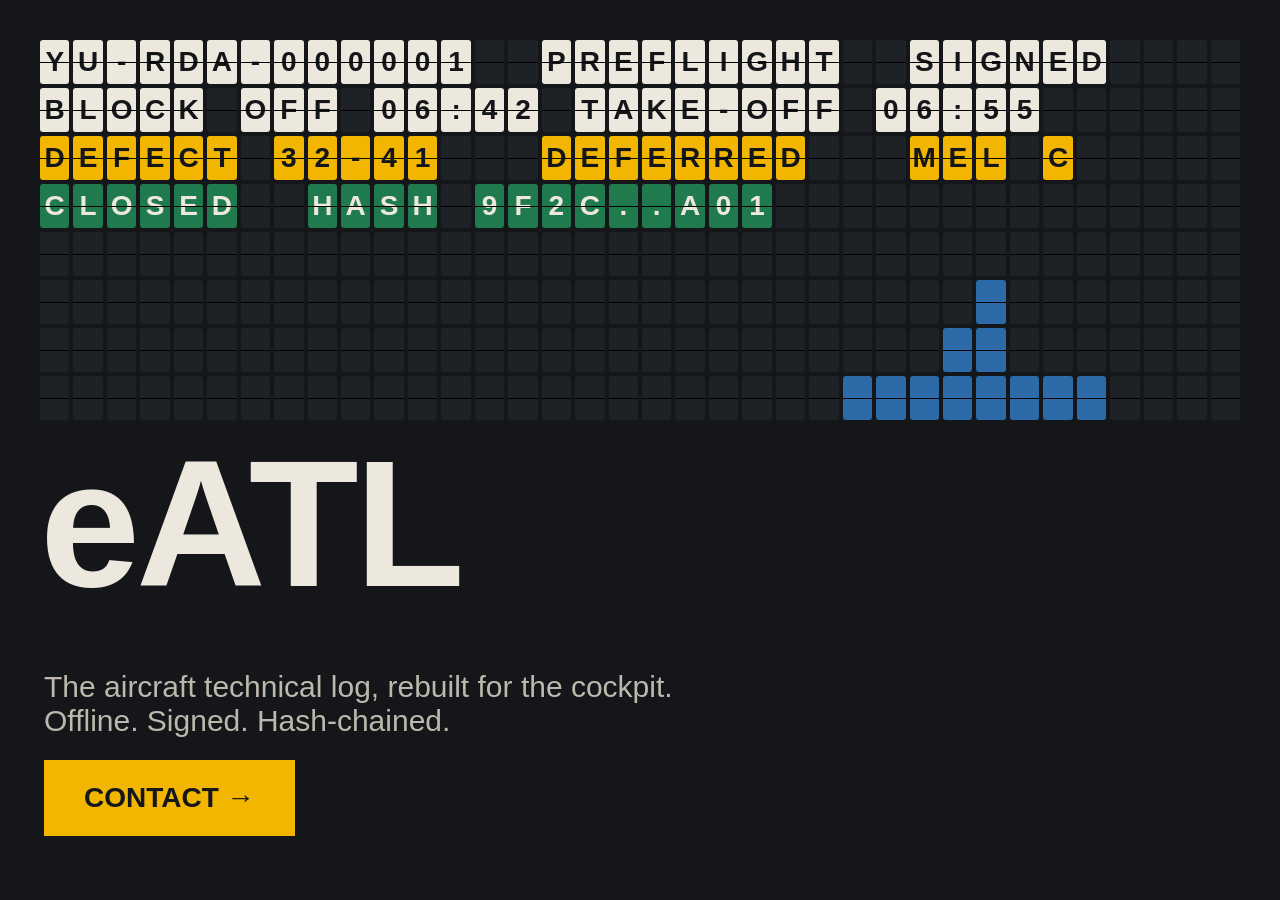
<file: .impeccable/mocks/decision/assigned.html>
<!doctype html><html><head><meta charset="utf-8"><style>
body{margin:0;width:1440px;height:900px;background:#141619;font-family:'Arial Narrow',Arial,sans-serif;color:#ECE8DE;overflow:hidden}
.grid{position:absolute;inset:40px;display:grid;grid-template-columns:repeat(36,1fr);grid-auto-rows:44px;gap:4px}
.f{background:#1e2125;border-radius:3px;display:flex;align-items:center;justify-content:center;font-weight:700;font-size:28px;position:relative}
.f::after{content:"";position:absolute;left:0;right:0;top:50%;height:1px;background:#000}
.on{background:#ECE8DE;color:#141619}.y{background:#F2B600;color:#141619}.g{background:#1F7A4D}.b{background:#2D6BA8}.r{background:#C8361F}
h1{position:absolute;left:40px;top:420px;font-size:180px;margin:0;letter-spacing:-4px;color:#ECE8DE}
p{position:absolute;left:44px;top:640px;font-size:30px;width:700px;color:#bdb8ad}
.cta{position:absolute;left:44px;top:760px;background:#F2B600;color:#141619;font-size:28px;font-weight:700;padding:22px 40px}
</style></head><body><div class="grid" id="g"></div>
<h1>eATL</h1><p>The aircraft technical log, rebuilt for the cockpit. Offline. Signed. Hash-chained.</p><div class="cta">CONTACT &rarr;</div>
<script>
const g=document.getElementById('g');const rows=[
'YU-RDA-000001  PREFLIGHT  SIGNED',
'BLOCK OFF 06:42 TAKE-OFF 06:55   ',
'DEFECT 32-41   DEFERRED   MEL C  ',
'CLOSED  HASH 9F2C..A01           '];
const cls=['on','on','y','g'];
rows.forEach((r,i)=>{for(let c=0;c<36;c++){const d=document.createElement('div');const ch=r[c]||' ';d.className='f '+(ch.trim()?cls[i]:'');d.textContent=ch;g.appendChild(d)}});
for(let i=0;i<36*4;i++){const d=document.createElement('div');d.className='f';g.appendChild(d)}
// aircraft silhouette from tiles on right
const plane=[[0,0,0,0,1,0,0,0],[0,0,0,1,1,0,0,0],[1,1,1,1,1,1,1,1],[0,0,0,1,1,0,0,0],[0,0,1,1,1,1,0,0]];
const cells=g.children;plane.forEach((row,ri)=>row.forEach((v,ci)=>{if(v){const idx=(5+ri)*36+24+ci;cells[idx]&&(cells[idx].className='f b')}}));
</script></body></html>
</file>
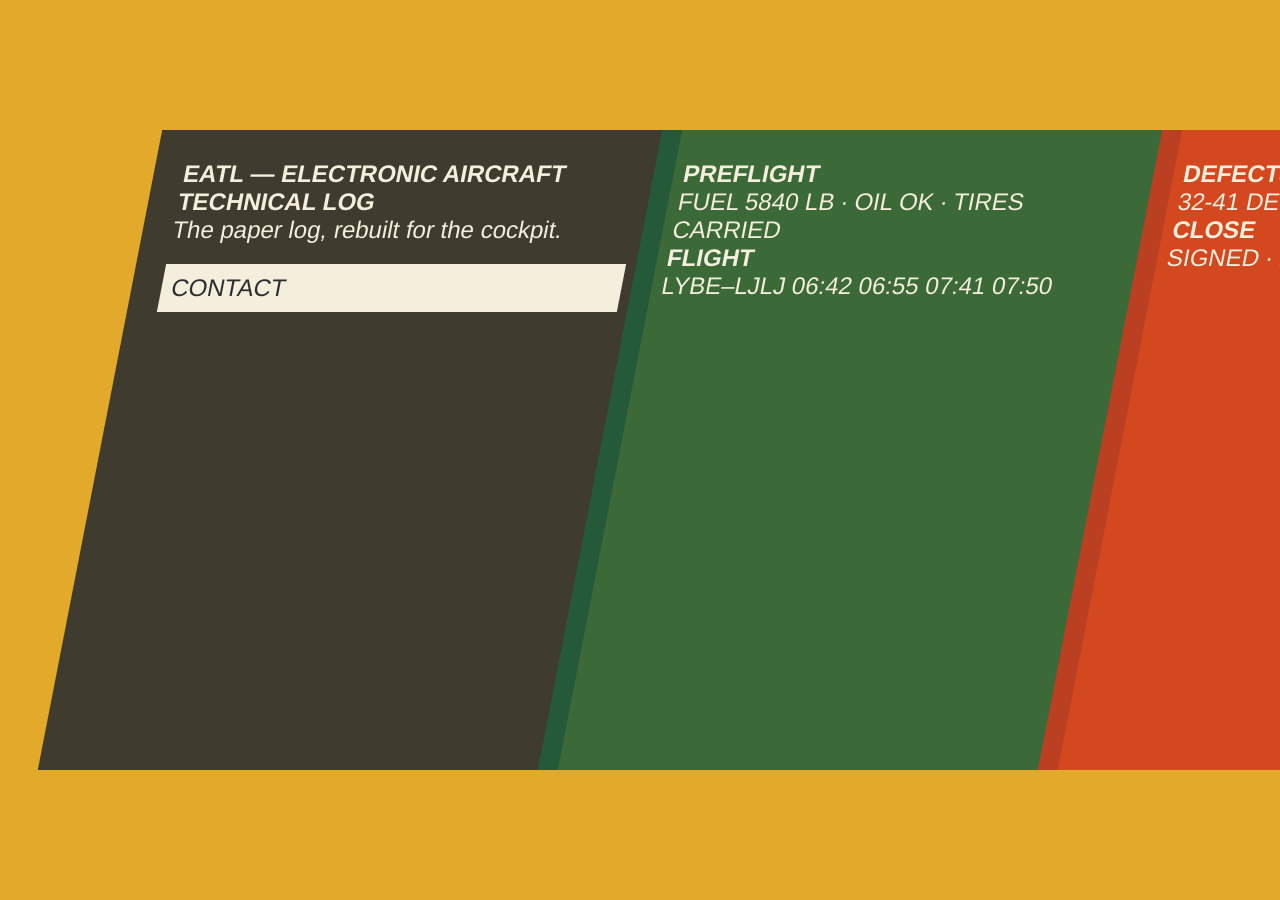
<file: .impeccable/mocks/decision/challenger-timetable.html>
<!doctype html><html><head><meta charset="utf-8"><style>
body{margin:0;width:1440px;height:900px;background:#E3A92B;font-family:'Arial Narrow',Arial,sans-serif;font-size:24px;overflow:hidden}
.s{position:absolute;width:520px;height:640px;top:130px;transform:skewX(-11deg);padding:30px;box-sizing:border-box;color:#F4EEDC;background:rgba(43,45,48,.88)}
.s:nth-child(2){left:600px;background:rgba(31,94,59,.85)}.s:nth-child(3){left:1100px;background:rgba(210,56,30,.85)}
.s:nth-child(1){left:100px}
b{display:block;font-weight:900;text-transform:uppercase}
.p{background:#F4EEDC;color:#2B2D30;padding:10px;margin-top:20px}
</style></head><body>
<div class="s"><b>EATL — ELECTRONIC AIRCRAFT TECHNICAL LOG</b>The paper log, rebuilt for the cockpit.<div class="p">CONTACT</div></div>
<div class="s"><b>PREFLIGHT</b>FUEL 5840 LB · OIL OK · TIRES CARRIED<br><b>FLIGHT</b>LYBE–LJLJ 06:42 06:55 07:41 07:50</div>
<div class="s"><b>DEFECTS</b>32-41 DEFERRED MEL C · DUE 03 NOV<br><b>CLOSE</b>SIGNED · HASH 9F2C</div>
</body></html>
</file>
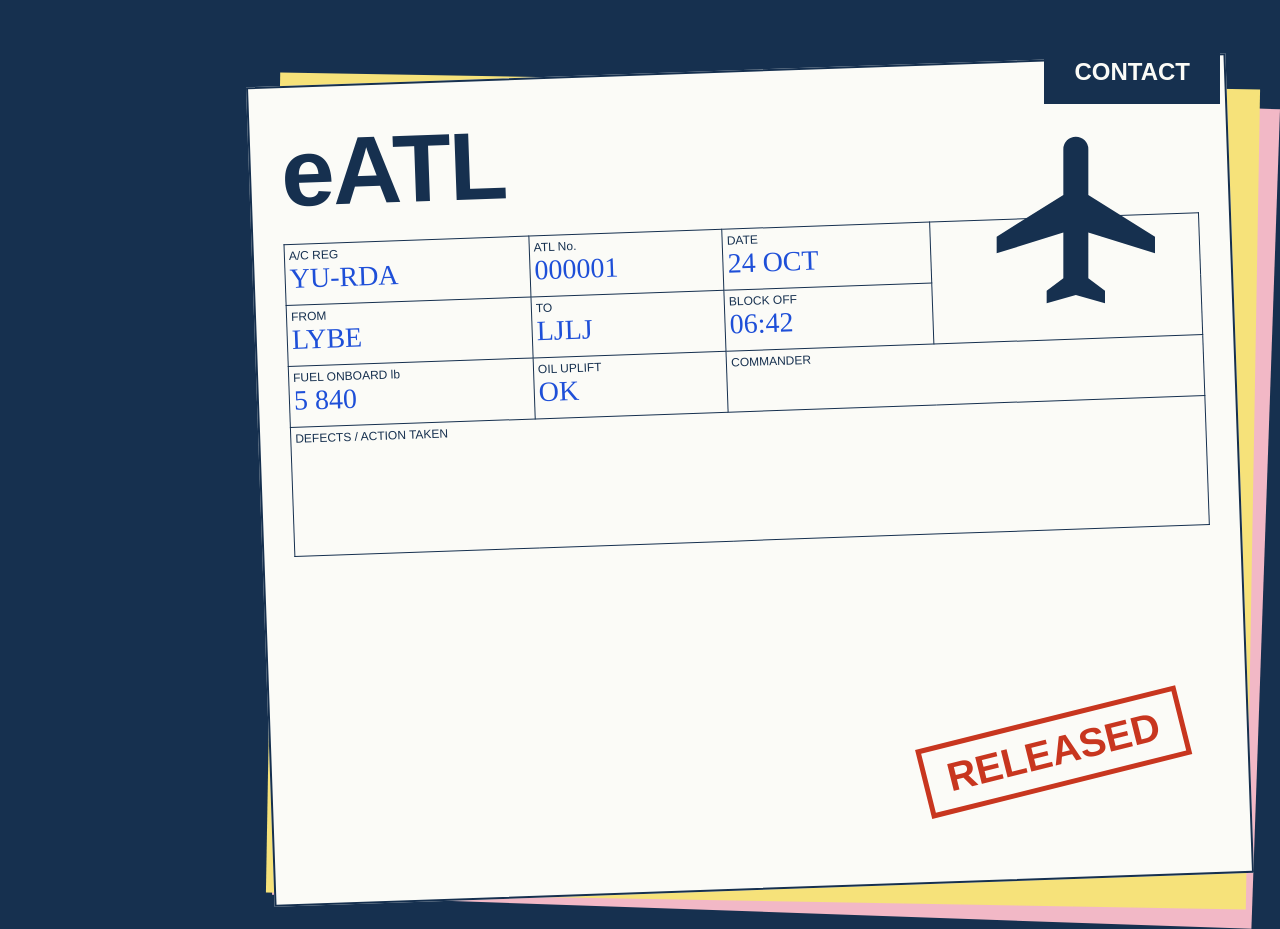
<file: .impeccable/mocks/decision/model-pick.html>
<!doctype html><html><head><meta charset="utf-8"><style>
body{margin:0;width:1440px;height:900px;background:#16304F;font-family:Arial,sans-serif;overflow:hidden}
.copy{position:absolute;width:980px;height:820px;left:260px;top:70px;transform:rotate(-2deg)}
.c3{background:#F2B8C6;transform:translate(26px,22px) rotate(2deg)}.c2{background:#F6E27A;transform:translate(13px,11px) rotate(1deg)}
.sheet{background:#FBFBF7;padding:30px;box-sizing:border-box;border:2px solid #16304F}
table{width:100%;border-collapse:collapse;color:#16304F}td{border:1.5px solid #16304F;height:52px;font-size:12px;vertical-align:top;padding:4px}
.hw{font-family:'Segoe Print','Comic Sans MS',cursive;color:#1E4FD8;font-size:28px}
h1{margin:0 0 16px;font-size:96px;color:#16304F;letter-spacing:-2px}
.stamp{position:absolute;right:60px;bottom:90px;border:5px solid #C8361F;color:#C8361F;font-size:40px;font-weight:900;padding:8px 20px;transform:rotate(-12deg)}
.cta{position:absolute;right:60px;top:40px;background:#16304F;color:#FBFBF7;padding:18px 30px;font-size:24px;font-weight:700}
svg{position:absolute;right:80px;top:120px}
</style></head><body>
<div class="copy c3"></div><div class="copy c2"></div>
<div class="copy sheet"><h1>eATL</h1>
<table><tr><td>A/C REG<div class="hw">YU-RDA</div></td><td>ATL No.<div class="hw">000001</div></td><td>DATE<div class="hw">24 OCT</div></td><td rowspan="2" style="width:260px"></td></tr>
<tr><td>FROM<div class="hw">LYBE</div></td><td>TO<div class="hw">LJLJ</div></td><td>BLOCK OFF<div class="hw">06:42</div></td></tr>
<tr><td>FUEL ONBOARD lb<div class="hw">5 840</div></td><td>OIL UPLIFT<div class="hw">OK</div></td><td colspan="2">COMMANDER</td></tr>
<tr><td colspan="4" style="height:120px">DEFECTS / ACTION TAKEN</td></tr></table>
<div class="stamp">RELEASED</div></div>
<div class="cta">CONTACT</div>
<svg width="240" height="200" viewBox="0 0 24 24"><path fill="#16304F" d="M21 16v-2l-8-5V3.5a1.5 1.5 0 0 0-3 0V9l-8 5v2l8-2.5V19l-2 1.5V22l3.5-1 3.5 1v-1.5L13 19v-5.5z"/></svg>
</body></html>
</file>
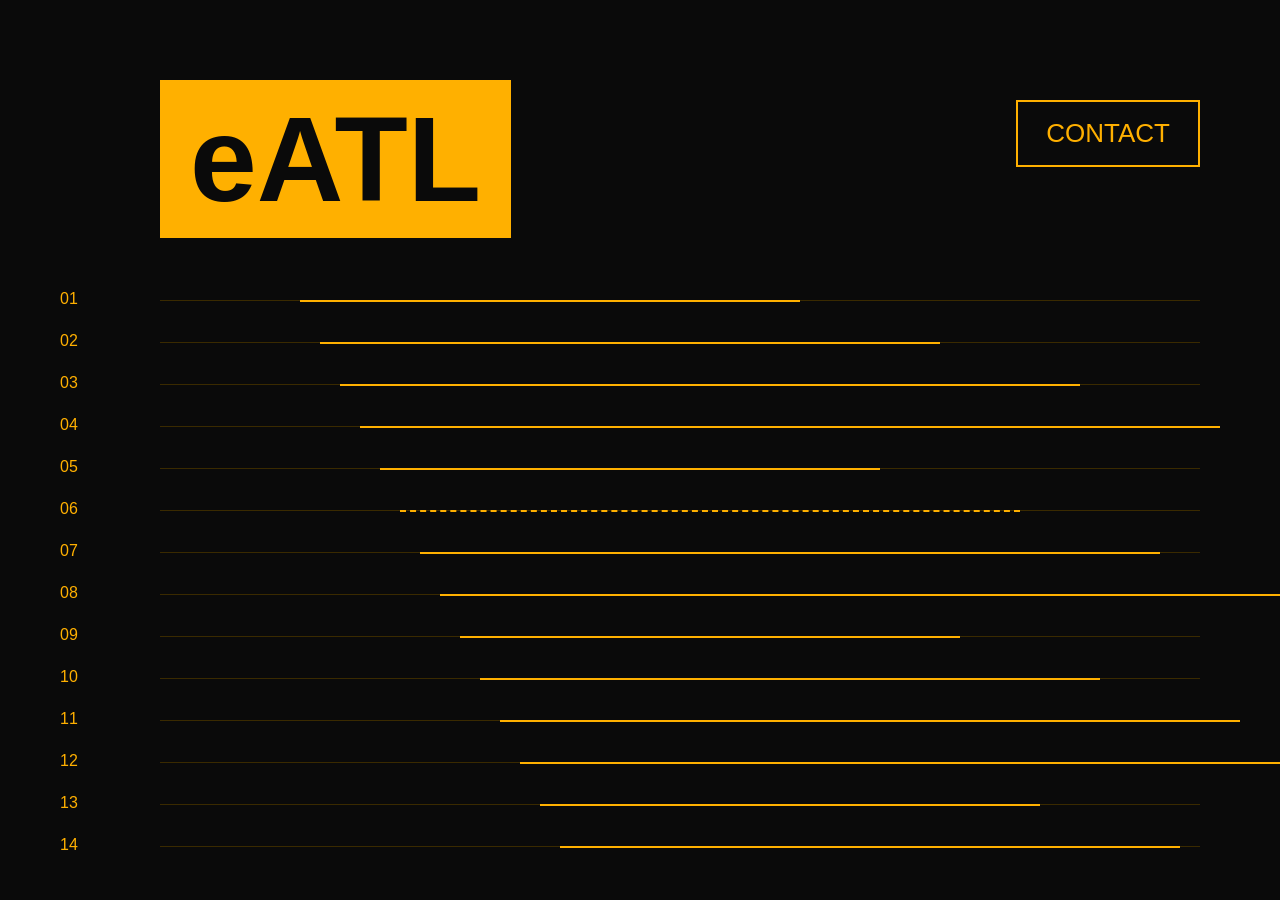
<file: .impeccable/mocks/decision/r1/challenger-jack.html>
<!doctype html><html><head><meta charset="utf-8"><style>
body{margin:0;width:1440px;height:900px;background:#0A0A0A;color:#FFB000;font-family:'Arial Narrow',Arial;overflow:hidden}
.l{position:absolute;left:160px;right:80px;height:1px;background:#3a2a00}
.n{position:absolute;left:60px;font-size:16px}
.t{position:absolute;height:2px;background:#FFB000}
.plate{position:absolute;left:160px;top:80px;background:#FFB000;color:#0A0A0A;font-size:120px;font-weight:900;padding:10px 30px}
.cta{position:absolute;right:80px;top:100px;border:2px solid #FFB000;padding:16px 28px;font-size:26px}
</style></head><body><div class="plate">eATL</div><div class="cta">CONTACT</div>
<script>for(let i=0;i<14;i++){const y=300+i*42;document.write(`<div class="n" style="top:${y-10}px">${String(i+1).padStart(2,'0')}</div><div class="l" style="top:${y}px"></div><div class="t" style="top:${y}px;left:${300+i*20}px;width:${500+(i%4)*120}px;${i==5?'background:transparent;border-top:2px dashed #FFB000':''}"></div>`)}</script>
</body></html>
</file>
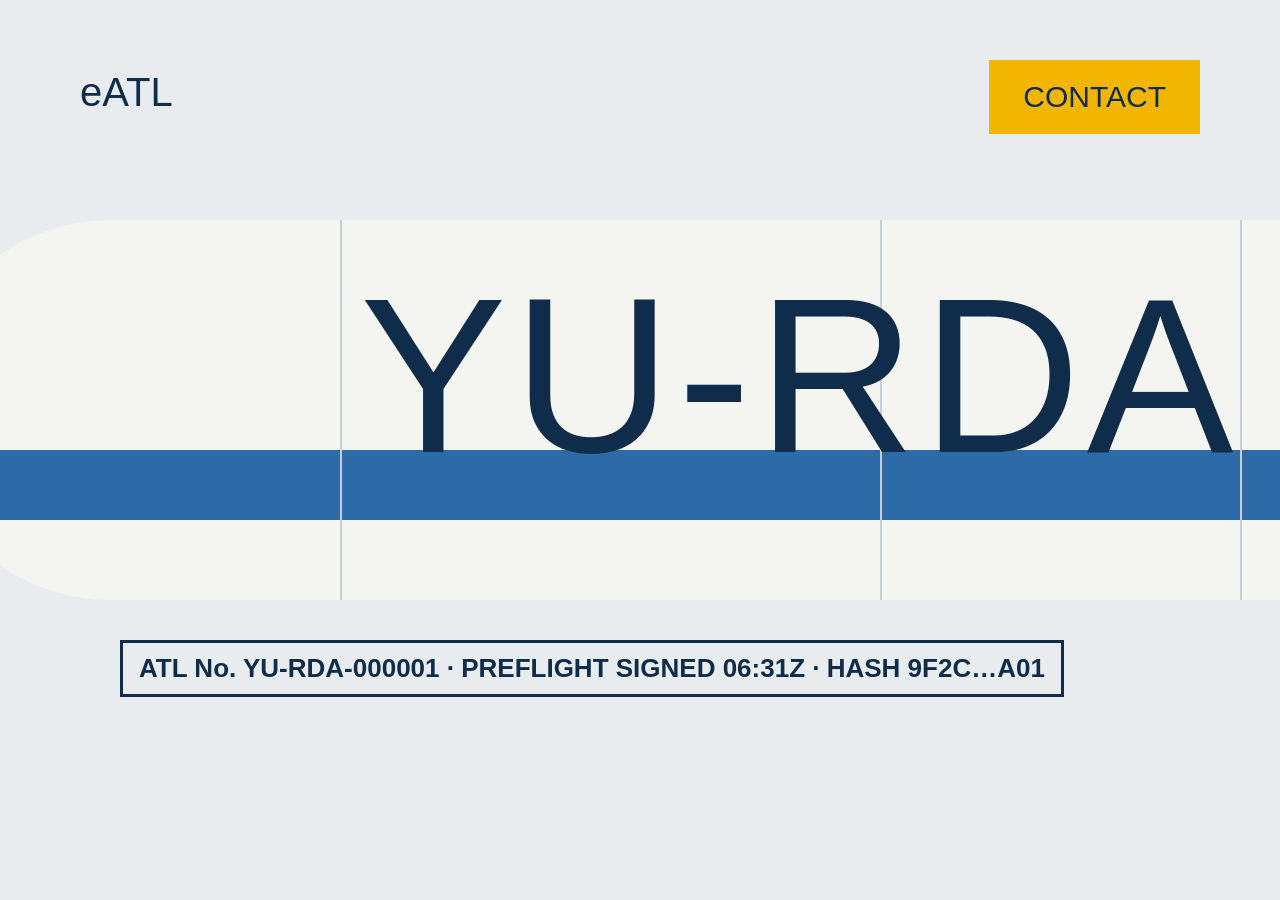
<file: .impeccable/mocks/decision/r1/challenger-wrap.html>
<!doctype html><html><head><meta charset="utf-8"><style>
body{margin:0;width:1440px;height:900px;background:#E9ECEF;font-family:Impact,'Arial Narrow',sans-serif;overflow:hidden}
.fus{position:absolute;left:-80px;top:220px;width:1620px;height:380px;background:#F4F4F0;border-radius:190px 60px 60px 190px}
.stripe{position:absolute;left:-80px;top:450px;width:1620px;height:70px;background:#2D6BA8}
.seam{position:absolute;top:220px;width:2px;height:380px;background:#c9ccd0}
.reg{position:absolute;left:360px;top:250px;font-size:220px;color:#0F2D4A;letter-spacing:6px}
.win{position:absolute;top:300px;width:46px;height:56px;border-radius:20px;background:#0F2D4A}
.plac{position:absolute;left:120px;top:640px;font-size:26px;color:#0F2D4A;font-family:'Arial Narrow',Arial;font-weight:700;border:3px solid #0F2D4A;padding:10px 16px}
.cta{position:absolute;right:80px;top:60px;background:#F2B600;color:#0F2D4A;padding:20px 34px;font-size:30px}
.nav{position:absolute;left:80px;top:70px;font-size:40px;color:#0F2D4A}
</style></head><body><div class="fus"></div><div class="stripe"></div>
<div class="seam" style="left:340px"></div><div class="seam" style="left:880px"></div><div class="seam" style="left:1240px"></div>
<div class="win" style="left:1300px"></div><div class="win" style="left:1370px"></div>
<div class="reg">YU-RDA</div>
<div class="plac">ATL No. YU-RDA-000001 · PREFLIGHT SIGNED 06:31Z · HASH 9F2C…A01</div>
<div class="nav">eATL</div><div class="cta">CONTACT</div></body></html>
</file>
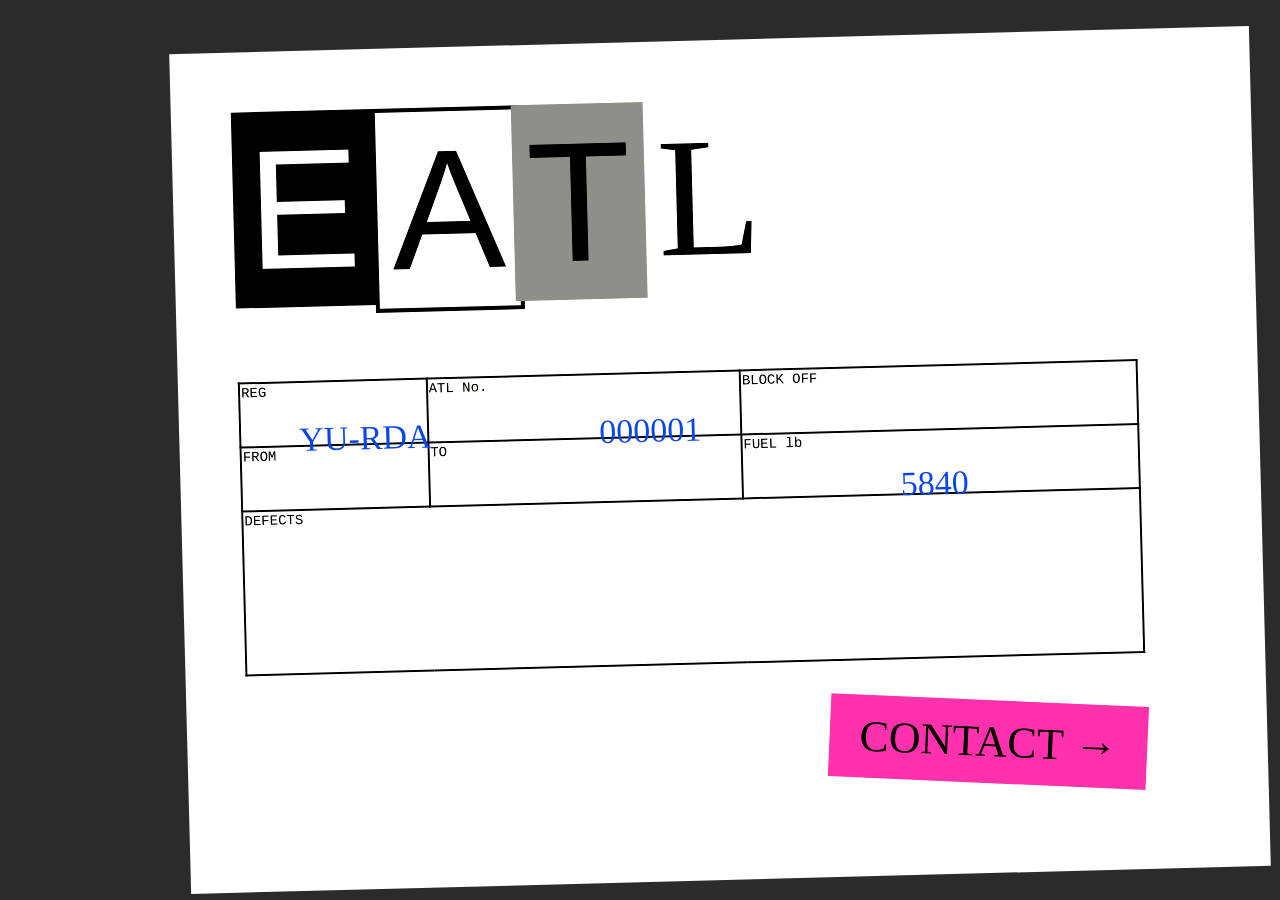
<file: .impeccable/mocks/decision/r1/challenger-zine.html>
<!doctype html><html><head><meta charset="utf-8"><style>
body{margin:0;width:1440px;height:900px;background:#2b2b2b;overflow:hidden;font-family:'Courier New',monospace}
.sheet{position:absolute;left:180px;top:40px;width:1080px;height:840px;background:#F7F6F1;transform:rotate(-1.5deg);filter:contrast(1.2)}
.r{position:absolute;top:60px;font-family:Impact,sans-serif;font-size:170px;padding:0 14px}
.bi{position:absolute;font-family:'Segoe Print',cursive;color:#1E4FD8;font-size:34px}
.pink{position:absolute;right:120px;bottom:90px;background:#FF3EA5;color:#111;font-family:Impact;font-size:44px;padding:16px 30px;transform:rotate(4deg)}
table{position:absolute;left:60px;top:330px;width:900px;border-collapse:collapse}td{border:2px solid #111;height:60px;font-size:14px;vertical-align:top}
</style></head><body><div class="sheet">
<span class="r" style="left:60px;background:#111;color:#F7F6F1">E</span><span class="r" style="left:200px;border:4px solid #111">A</span><span class="r" style="left:340px;background:#8C8C88">T</span><span class="r" style="left:470px;font-family:Georgia">L</span>
<table><tr><td>REG</td><td>ATL No.</td><td>BLOCK OFF</td></tr><tr><td>FROM</td><td>TO</td><td>FUEL lb</td></tr><tr><td colspan="3" style="height:160px">DEFECTS</td></tr></table>
<span class="bi" style="left:120px;top:370px">YU-RDA</span><span class="bi" style="left:420px;top:370px">000001</span><span class="bi" style="left:720px;top:430px">5840</span>
<div class="pink">CONTACT →</div></div></body></html>
</file>
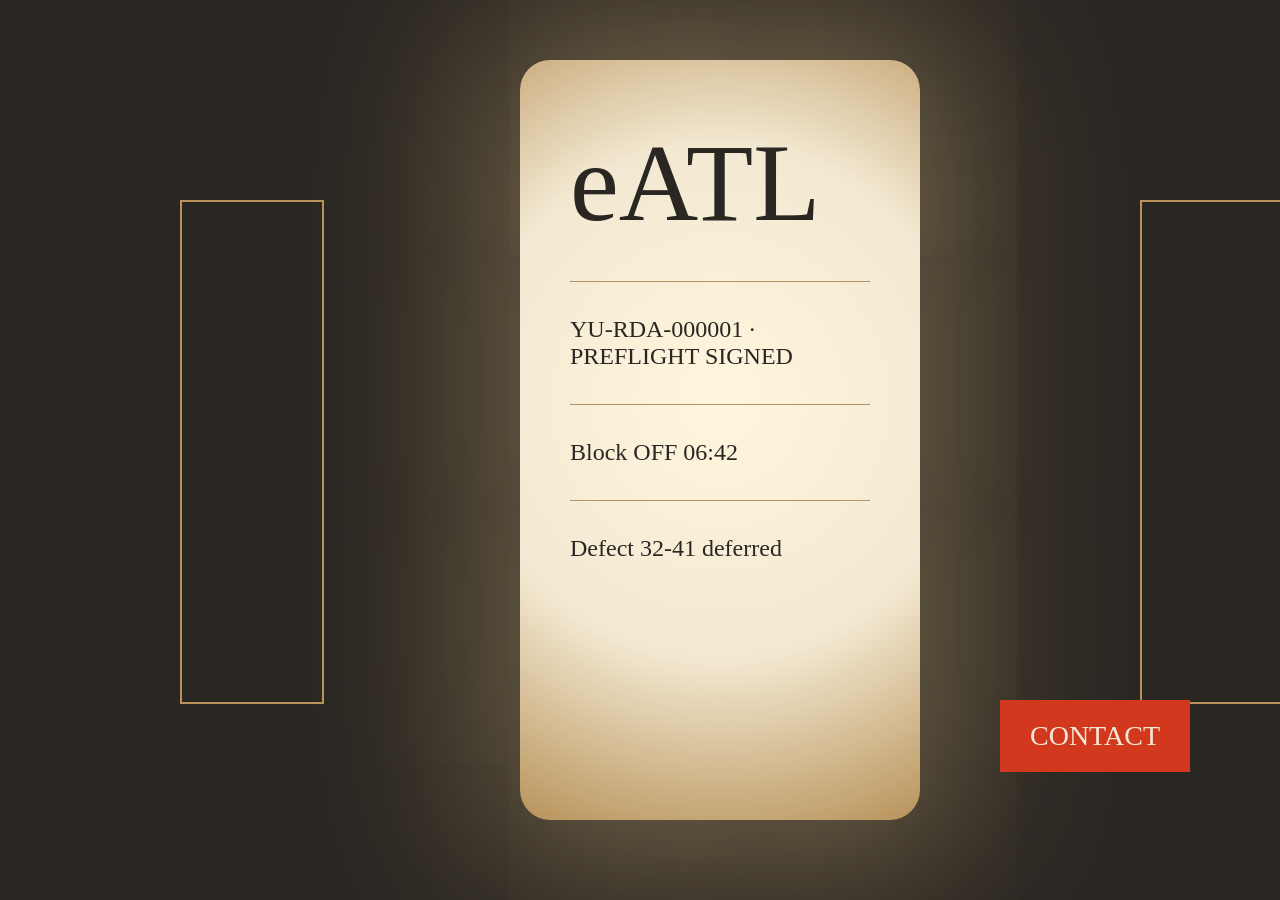
<file: .impeccable/mocks/decision/r1/lead-akari.html>
<!doctype html><html><head><meta charset="utf-8"><style>
body{margin:0;width:1440px;height:900px;background:#2A2622;font-family:Georgia,serif;overflow:hidden;color:#2A2622}
.lamp{position:absolute;left:520px;top:60px;width:400px;height:760px;border-radius:30px;background:radial-gradient(circle at 50% 45%,#FFF6DE,#F3E9D2 55%,#B8935A);box-shadow:0 0 180px 40px rgba(255,220,150,.35);padding:60px 50px;box-sizing:border-box}
.lamp i{display:block;height:1px;background:#B8935A;margin:34px 0}
h1{font-size:110px;margin:0;font-weight:400}p{font-size:24px}
.flat{position:absolute;top:200px;width:140px;height:500px;border:2px solid #B8935A}
.stamp{position:absolute;left:1000px;top:700px;background:#D2381E;color:#F3E9D2;padding:20px 30px;font-size:28px}
</style></head><body><div class="flat" style="left:180px"></div><div class="flat" style="left:1140px"></div>
<div class="lamp"><h1>eATL</h1><i></i><p>YU-RDA-000001 · PREFLIGHT SIGNED</p><i></i><p>Block OFF 06:42</p><i></i><p>Defect 32-41 deferred</p></div>
<div class="stamp">CONTACT</div></body></html>
</file>
<file: css/site.css>
/* eATL marketing site */
:root {
  --night: #050e1a;
  --navy-900: #081a2e;
  --navy-800: #0c2440;
  --navy-700: #143661;
  --line: rgba(160, 192, 228, 0.14);
  --line-strong: rgba(160, 192, 228, 0.28);
  --ink: #eef3f9;
  --ink-2: #b2c4d9;
  --ink-3: #8199b6;
  --brand: #2d6ba8;
  --brand-hi: #5c9be0;
  --paper: #fafaf7;
  --paper-2: #eef0f2;
  --paper-ink: #0f2d4a;
  --paper-ink-2: #4a5f78;
  --paper-rule: #d5dbe3;
  --taxi: #e8b931;
  --ok: #34a86c;
  --ok-paper: #1f7a4d;
  --warn: #e3a33a;
  --bad: #e5533d;
  --auto: #5c9be0;
  --ok-ink: #19663f;
  --warn-ink: #84550a;
  --bad-ink: #a72f1c;
  --on-brand: #eef4fb;
  --on-brand-2: #cfe0f5;

  --f-display: "Archivo", "Helvetica Neue", Arial, sans-serif;
  --f-body: "Geist", "Helvetica Neue", Arial, sans-serif;
  --f-mono: "JetBrains Mono", ui-monospace, "SFMono-Regular", Menlo, monospace;

  --gutter: clamp(16px, 4vw, 56px);
  --maxw: 1320px;
  --space-section: clamp(88px, 11vw, 168px);
  --ease-out: cubic-bezier(0.16, 1, 0.3, 1);
  --radius: 14px;
  color-scheme: dark;
}

*, *::before, *::after { box-sizing: border-box; }
html { -webkit-text-size-adjust: 100%; }
html.lenis, html.lenis body { height: auto; }
.lenis.lenis-smooth { scroll-behavior: auto !important; }
body {
  margin: 0;
  background: var(--night);
  color: var(--ink);
  font-family: var(--f-body);
  font-size: 1.0625rem;
  line-height: 1.6;
  -webkit-font-smoothing: antialiased;
  text-rendering: optimizeLegibility;
  overflow-x: clip;
}
img, svg { display: block; max-width: 100%; }
a { color: inherit; text-underline-offset: 0.2em; }
button { font: inherit; color: inherit; }
::selection { background: var(--brand); color: #fff; }
:focus-visible { outline: 2px solid var(--brand-hi); outline-offset: 3px; border-radius: 6px; }
html { scrollbar-color: var(--navy-700) var(--night); }
::-webkit-scrollbar { width: 10px; }
::-webkit-scrollbar-track { background: var(--night); }
::-webkit-scrollbar-thumb { background: var(--navy-700); border-radius: 10px; border: 2px solid var(--night); }

.demo-note { position: absolute; top: -28px; left: 6px; font-size: .78rem; color: var(--ink-2); }
.demo-note--inline { position: static; display: block; margin: 0 0 10px; }
.outbox .demo-note--inline { margin: 12px 0 0; }
.mono { font-family: var(--f-mono); font-variant-numeric: tabular-nums; letter-spacing: 0; }
.wrap { width: min(100% - 2 * var(--gutter), var(--maxw)); margin-inline: auto; }
.skip { position: absolute; left: -9999px; top: 8px; z-index: 100; background: var(--paper); color: var(--paper-ink); padding: 10px 16px; border-radius: 8px; }
.skip:focus { left: 8px; }

.h2 {
  font-family: var(--f-display);
  font-weight: 800;
  font-stretch: 112%;
  font-size: clamp(2.1rem, 4.6vw, 4.25rem);
  line-height: 1.02;
  letter-spacing: -0.03em;
  margin: 0 0 0.5em;
  max-width: 16ch;
  text-wrap: balance;
}
.lede { color: var(--ink-2); font-size: clamp(1.05rem, 1.35vw, 1.25rem); max-width: 54ch; margin: 0 0 1.5em; }
p, li, dd { text-wrap: pretty; }

/* ---------- buttons, chips, pills ---------- */
.btn {
  display: inline-flex; align-items: center; justify-content: center; gap: 0.5em;
  min-height: 48px; padding: 0 24px; border-radius: 999px;
  font-weight: 600; font-size: 1rem; text-decoration: none; cursor: pointer;
  border: 1px solid transparent; background: none;
  transition: background-color .25s var(--ease-out), color .25s var(--ease-out), border-color .25s var(--ease-out), transform .25s var(--ease-out);
}
.btn:active { transform: translateY(1px); }
.btn--primary { background: var(--paper); color: var(--paper-ink); }
.btn--primary:hover { background: #fff; color: var(--brand); }
.btn--ghost { border-color: var(--line-strong); color: var(--ink); }
.btn--ghost:hover { border-color: var(--ink-2); background: rgba(255,255,255,.04); }
.btn--sm { min-height: 40px; padding: 0 18px; font-size: .92rem; }
.btn--lg { min-height: 60px; padding: 0 36px; font-size: 1.15rem; }
.btn[hidden] { display: none; }

.chip {
  border: 1px solid var(--line-strong); background: transparent; border-radius: 999px;
  padding: 9px 16px; cursor: pointer; font-size: .92rem; color: var(--ink-2);
  transition: color .25s var(--ease-out), background-color .25s var(--ease-out), border-color .25s var(--ease-out);
}
.chip:hover { color: var(--ink); border-color: var(--ink-3); }
.chip.is-on { background: var(--ink); color: var(--night); border-color: var(--ink); }

.pill {
  display: inline-flex; align-items: center; gap: 6px;
  font-family: var(--f-mono); font-size: .72rem; font-weight: 500; text-transform: uppercase; letter-spacing: .04em;
  padding: 4px 10px; border-radius: 999px; background: var(--paper-2); color: var(--paper-ink-2);
  white-space: nowrap;
}
.pill::before { content: ""; width: 7px; height: 7px; border-radius: 50%; background: currentColor; }
.pill--ok { background: rgba(52,168,108,.14); color: var(--ok-ink); }
.pill--warn { background: rgba(227,163,58,.18); color: var(--warn-ink); }
.pill--bad { background: rgba(229,83,61,.14); color: var(--bad-ink); }

.tag {
  font-style: normal; font-family: var(--f-mono); font-size: .7rem; font-weight: 700; letter-spacing: .06em;
  text-transform: uppercase; color: var(--brand); border: 1px solid currentColor; border-radius: 4px; padding: 1px 5px; margin-left: 8px;
  vertical-align: middle;
}
.tag--calc { color: var(--paper-ink-2); border-style: dashed; }

/* ---------- nav ---------- */
.nav {
  position: fixed; inset: 0 0 auto 0; z-index: 50;
  display: flex; align-items: center; justify-content: space-between; gap: 24px;
  padding: 14px var(--gutter);
  transition: background-color .4s var(--ease-out), border-color .4s;
  border-bottom: 1px solid transparent;
}
.nav.is-scrolled { background: rgba(5,14,26,.94); border-color: var(--line); }
.nav__brand { display: flex; align-items: center; gap: 10px; text-decoration: none; font-family: var(--f-display); font-weight: 800; font-stretch: 110%; font-size: 1.3rem; letter-spacing: -0.02em; }
.nav__brand img { border-radius: 9px; }
.nav__links { display: flex; gap: clamp(16px, 2.6vw, 36px); }
.nav__links a { text-decoration: none; color: var(--ink-2); font-size: .95rem; transition: color .2s; }
.nav__links a:hover { color: var(--ink); }
.nav__menu { display: none; }
abbr[title] { text-decoration: underline dotted; text-underline-offset: 0.2em; cursor: help; }
@media (max-width: 860px) {
  .nav__menu { display: inline-flex; margin-left: auto; padding: 8px 14px; border-radius: 999px; border: 1px solid var(--line-strong); background: rgba(5,14,26,.6); color: var(--ink); font-size: .92rem; cursor: pointer; }
  .nav__links { display: none; position: absolute; top: 100%; left: 0; right: 0; flex-direction: column; gap: 0; padding: 8px var(--gutter) 16px; background: var(--night); border-bottom: 1px solid var(--line); }
  .nav.is-open .nav__links { display: flex; }
  .nav.is-open { background: var(--night); }
  .nav__links a { padding: 14px 0; border-top: 1px solid var(--line); font-size: 1.05rem; color: var(--ink); }
  .nav__links a:first-child { border-top: 0; }
  .nav { gap: 10px; }
  .nav__menu, .nav .btn--sm { min-height: 44px; }
}

/* ---------- hero ---------- */
.hero { position: relative; height: 100svh; min-height: 640px; }
.hero__stage { position: relative; height: 100%; overflow: hidden; background: var(--night); }
.apron { position: absolute; inset: 0; width: 100%; height: 100%; }
.apron__lead { fill: none; stroke: var(--taxi); stroke-width: 7; opacity: .85; }
.apron__stop { stroke: var(--taxi); stroke-width: 12; opacity: .85; }
.apron__box { fill: none; stroke: rgba(238,243,249,.16); stroke-width: 3; stroke-dasharray: 22 14; }
.apron__stand { fill: var(--taxi); opacity: .7; font-family: var(--f-display); font-weight: 800; font-stretch: 120%; font-size: 40px; letter-spacing: .08em; }

.hero__copy {
  position: absolute; z-index: 3;
  left: var(--gutter); top: 50%; transform: translateY(-46%);
  width: min(54vw, 760px);
}
.hero__title {
  font-family: var(--f-display); font-weight: 850; font-stretch: 115%;
  font-size: clamp(2.8rem, 5.5vw, 5.75rem); line-height: .95; letter-spacing: -0.035em;
  margin: 0 0 28px; text-wrap: balance;
}
.hero__lede { color: var(--ink-2); font-size: clamp(1.05rem, 1.3vw, 1.2rem); max-width: 46ch; margin: 0 0 32px; }
.hero__actions { display: flex; flex-wrap: wrap; gap: 12px; }

.hero__jet {
  position: absolute; z-index: 2;
  top: 50%; left: 62%;
  width: min(58vh, 44vw); aspect-ratio: 600 / 640;
  transform: translate(-50%, -50%);
}
.hero__jet, .ch__jet { --sx: 18px; --sy: 26px; --sb: 24px; --so: .55; }
.hero__jet svg, .ch__jet svg { width: 100%; height: 100%; overflow: visible; filter: drop-shadow(var(--sx) var(--sy) var(--sb) rgba(0,0,0,var(--so))); }
/* Citation 560XL plan view: aircraft paint and metal, not UI tokens */
.j-body { fill: url(#jetBody); stroke: #7f8d9e; stroke-width: .8; }
.j-wing { fill: url(#jetWing); stroke: #95a3b3; stroke-width: .8; stroke-linejoin: round; }
.j-flap { fill: #d3dbe4; stroke: #8e9cad; stroke-width: .7; }
.j-spoiler { fill: #dfe5ec; stroke: #9eabba; stroke-width: .6; }
.j-aileron, .j-elevator { fill: #c9d2dc; stroke: #8e9cad; stroke-width: .7; }
.j-panel { fill: none; stroke: #5d708a; stroke-opacity: .32; stroke-width: .8; }
.j-cap { fill: #c2cbd6; stroke: #6c7d92; stroke-width: .8; }
.j-wick { fill: none; stroke: #4a586a; stroke-width: 1; stroke-linecap: round; }
.j-glass { fill: #0e2034; }
.j-windows ellipse { fill: #2a4664; opacity: .75; }
.j-antenna { fill: #59687a; }
.j-probe { fill: none; stroke: #6a7888; stroke-width: 1.4; stroke-linecap: round; }
.j-fin { fill: #e9eef3; stroke: #7f8d9e; stroke-width: .8; }
.j-engine { fill: url(#jetNacelle); stroke: #7f8d9e; stroke-width: .9; }
.j-intake { fill: url(#jetIntake); stroke: #e8edf2; stroke-width: 1.2; }
.j-exhaust { fill: #2a333f; stroke: #5d6876; stroke-width: .8; }
.j-pylon { fill: #cdd5df; stroke: #8e9cad; stroke-width: .7; }
.j-nav--red { fill: #ff3b30; } .j-nav--green { fill: #2fe07a; } .j-nav--white { fill: #fff; }
.j-strobe { fill: #fff; }
.j-beacon { fill: #ff3b30; animation: beacon 1.6s steps(1) infinite; }
@keyframes beacon { 0%, 70% { opacity: .25; } 72%, 82% { opacity: 1; } }
.j-stripe { fill: var(--brand); }
.j-reg { font-family: var(--f-display); font-weight: 800; font-stretch: 100%; font-size: 21px; fill: var(--paper-ink); fill-opacity: .82; letter-spacing: .05em; }

.hero__cue { position: absolute; left: 50%; bottom: 26px; transform: translateX(-50%); margin: 0; font-size: .85rem; color: var(--ink-3); z-index: 5; white-space: nowrap; }
.hero__cue::after { content: ""; display: block; width: 1px; height: 34px; margin: 10px auto 0; background: linear-gradient(var(--ink-3), transparent); animation: cue 2.2s var(--ease-out) infinite; transform-origin: top; }
@keyframes cue { 0% { transform: scaleY(0); } 60% { transform: scaleY(1); opacity: 1; } 100% { transform: scaleY(1); opacity: 0; } }

@media (max-width: 860px) {
  .hero { min-height: 700px; }
  .hero__copy { top: 104px; transform: none; width: auto; right: var(--gutter); }
  .hero__title { font-size: clamp(2.5rem, 11vw, 3.6rem); margin-bottom: 18px; }
  .hero__lede { font-size: 1rem; margin-bottom: 22px; }
  .hero__jet { top: auto; bottom: 4%; left: 50%; width: min(78vw, 42svh); transform: translate(-50%, 0); }
  .hero__cue { display: none; }
  .apron { transform-origin: 50% 80%; }
  .apron__box, .apron__stand, .apron__stop { display: none; }
  .apron ellipse { transform: translate(-560px, 380px); }
}

/* ---------- flight: four chapters, each a scene beside its page of the record ---------- */
.flight { padding: var(--space-section) 0; border-top: 1px solid var(--line); }
.flight__note { margin-top: 24px; }
.flight__list { display: grid; gap: clamp(56px, 7vw, 112px); margin-top: clamp(28px, 4vw, 56px); }
.ch__head { display: flex; align-items: baseline; flex-wrap: wrap; gap: 6px 14px; margin-bottom: 20px; }
.ch__no { font-size: .85rem; color: var(--brand-hi); }
.ch__head h3 { margin: 0; font-family: var(--f-display); font-stretch: 110%; font-weight: 750; font-size: clamp(1.4rem, 2.2vw, 1.9rem); letter-spacing: -0.01em; }
.ch__head p { margin: 0; color: var(--ink-2); }
.ch__body { position: relative; display: grid; grid-template-columns: minmax(0, 7fr) minmax(0, 6fr); gap: clamp(20px, 3vw, 44px); align-items: center; }
.ch__scene { position: relative; aspect-ratio: 16 / 11; border-radius: 18px; overflow: hidden; background: var(--navy-900); border: 1px solid var(--line); }
.ch__scene--pre { display: grid; grid-template-columns: 1fr 1fr; grid-template-rows: auto 1fr auto; align-items: center; gap: 4px 2%; padding: 18px 20px 20px; }

/* value slips: a value lifts off the part as a paper slip and flies into its cell */
.slips { position: absolute; inset: 0; z-index: 6; pointer-events: none; }
.slips svg { position: absolute; inset: 0; width: 100%; height: 100%; overflow: visible; }
.slips path { fill: none; stroke: var(--paper); stroke-width: 1.5; }
.slips circle { fill: none; stroke: var(--paper); stroke-width: 2; }
.slip {
  position: absolute; left: 0; top: 0;
  display: flex; flex-direction: column; gap: 1px;
  padding: 6px 10px 7px; border-radius: 8px;
  background: var(--paper); color: var(--paper-ink);
  box-shadow: 0 1px 2px rgba(0,0,0,.25), 0 14px 28px -10px rgba(0,0,0,.6);
  transform-origin: 0 50%; opacity: 0; white-space: nowrap; will-change: transform, opacity;
}
.slip small { font-size: .66rem; color: var(--paper-ink-2); line-height: 1.2; }
.slip b { font-family: var(--f-mono); font-variant-numeric: tabular-nums; font-size: .95rem; font-weight: 600; line-height: 1.2; }

/* preflight: what the record already knows, then the fuel uplift as it is pumped */
.chips { grid-column: 1 / -1; display: flex; flex-wrap: wrap; gap: 8px; margin: 0; padding: 0; list-style: none; }
.chip { display: inline-flex; align-items: center; gap: 6px; padding: 5px 11px; border-radius: 999px; border: 1px solid var(--line-strong); background: rgba(160,192,228,.06); font-size: .78rem; color: var(--ink-2); white-space: nowrap; }
.chip b { color: var(--ink); font-weight: 600; }
.chip i { width: 7px; height: 7px; border-radius: 50%; background: var(--auto); }
.chip--ok i { background: var(--ok); }
.fuel { grid-column: 1 / -1; }
.fuel__row { display: flex; justify-content: space-between; align-items: baseline; gap: 12px; font-size: .8rem; color: var(--ink-3); }
.fuel__row b { font-size: 1.15rem; font-weight: 500; color: var(--ink); }
.fuel__eq { font-style: normal; margin: 0 4px; }
.fuel__type { color: var(--ink-2); }
.fuel__type .tag { color: var(--auto); }
.fuel__row--sub b { font-size: .9rem; }
.fuel__bar { position: relative; height: 10px; margin: 8px 0 6px; border-radius: 6px; background: var(--navy-700); overflow: hidden; }
.fuel__bar i { position: absolute; top: 0; bottom: 0; }
.fuel__before { left: 0; width: 60.7%; background: var(--ink-3); }
.fuel__up { left: 60.7%; width: 31.4%; background: var(--brand-hi); transform-origin: left; }

/* flight: fuel and pax on the right, the route with its four stamps along the bottom */
.ch__scene .hud.hud--right { left: auto; right: 20px; display: flex; gap: 40px; }
.hud--right span { align-items: flex-end; }
.hud--right b { font-size: clamp(1rem, 1.4vw, 1.3rem); }
.hud .hud__sub { display: block; margin-top: 6px; font-size: .8rem; color: var(--ink-2); }
.hud .hud__sub b { display: inline; font-size: inherit; color: var(--ink); }
.route { position: absolute; z-index: 5; left: 20px; right: 20px; bottom: 16px; display: flex; align-items: center; gap: 14px; }
.route__end { font-size: .85rem; font-weight: 700; color: var(--ink); }
.route__track { --p: 1; position: relative; flex: 1; height: 2px; margin: 22px 0; background: var(--line-strong); }
.route__fill { position: absolute; left: 0; top: 0; height: 100%; width: calc(var(--p) * 100%); background: var(--brand-hi); }
.route__dot { position: absolute; top: 50%; left: calc(var(--p) * 100%); width: 10px; height: 10px; margin: -5px 0 0 -5px; border-radius: 50%; background: var(--ink); box-shadow: 0 0 0 4px rgba(92,155,224,.35); }
.route__tick { position: absolute; top: 50%; left: calc(var(--at) * 100%); transform: translate(-50%, -50%); display: flex; flex-direction: column; align-items: center; font-size: .66rem; line-height: 1.2; color: var(--ink-3); opacity: .45; transition: opacity .3s, color .3s; }
.route__tick::before { content: ""; order: 1; width: 6px; height: 6px; margin: 3px 0; border-radius: 50%; background: currentColor; }
.route__tick b { font-weight: 700; letter-spacing: .04em; }
.route__tick > span { order: 2; }
.route__tick.is-on { opacity: 1; color: var(--ink); }
.ch__jet { position: absolute; z-index: 2; left: 50%; top: 50%; width: 32%; aspect-ratio: 600 / 640; transform: translate(-50%, -50%); }

.sky { position: absolute; inset: 0; z-index: 1; overflow: hidden; background: radial-gradient(120% 90% at 60% 30%, #12325a 0%, #0a1d36 45%, #050e1a 100%); }
.cloud { position: absolute; display: block; aspect-ratio: 2.4; border-radius: 50%; background: radial-gradient(closest-side, rgba(214,228,244,.34), rgba(214,228,244,.12) 55%, transparent); }
.runway { position: absolute; z-index: 1; left: 50%; top: 50%; width: 22%; transform: translate(-50%, -60.4%); }
.runway svg { width: 100%; height: auto; }
.runway__no { font-family: var(--f-display); font-weight: 800; font-stretch: 120%; font-size: 86px; fill: #e9eef3; opacity: .9; }
.runway__lights circle { filter: drop-shadow(0 0 6px rgba(255,236,170,.9)); }
.fog { position: absolute; inset: 0; z-index: 1; pointer-events: none; background: linear-gradient(180deg, rgba(196,212,230,.55), rgba(170,190,214,.38) 60%, rgba(196,212,230,.5)); }

.engine-x svg { width: 100%; height: auto; overflow: visible; filter: drop-shadow(14px 22px 20px rgba(0,0,0,.5)); }
.ex-cowl { fill: url(#exCowl); stroke: #8a98a8; stroke-width: 1; }
.ex-blade { fill: url(#exBlade); stroke: #5d6a7a; stroke-width: .8; }
.ex-stator { fill: #aab6c3; stroke: #5d6a7a; stroke-width: .6; }
.ex-case { fill: #c3ccd6; stroke: #6c7a8a; stroke-width: .8; }
.ex-liner { fill: #b7c2ce; stroke: #5d6a7a; stroke-width: .8; }
.ex-hot { fill: url(#exHot); stroke: #4e4339; stroke-width: .8; }
.ex-plug { fill: url(#exSteel); stroke: #4f5b69; stroke-width: .8; }
.ex-shaft { stroke: #3d4856; stroke-width: 9; stroke-linecap: round; }
.ex-box { fill: url(#exSteel); stroke: #4f5b69; stroke-width: 1; }
.ex-gear { fill: #aeb9c6; stroke: #4f5b69; stroke-width: 3; stroke-dasharray: 3 2.4; }
.ex-pt { fill: var(--brand-hi); stroke: #fff; stroke-width: 3; opacity: 0; transform-box: fill-box; transform-origin: center; }
.ex-label { font-family: var(--f-mono); font-size: 15px; font-weight: 700; letter-spacing: .06em; fill: var(--ink); opacity: 0; }
.ex-label--quiet { fill: var(--ink-3); }

.closeup svg { width: 100%; height: auto; overflow: visible; filter: drop-shadow(14px 22px 20px rgba(0,0,0,.5)); }
.ty-hose { fill: none; stroke: #2a333f; stroke-width: 9; stroke-linecap: round; }
.ty-tick { stroke: #2a333f; stroke-width: 2; }
.ty-tick--major { stroke-width: 3.5; }
.ty-num { font-family: var(--f-mono); font-size: 15px; font-weight: 700; fill: #2a333f; }
.ty-unit { font-family: var(--f-mono); font-size: 14px; font-weight: 700; letter-spacing: .1em; fill: #6a7888; }
.ty-pos { font-family: var(--f-mono); font-size: 17px; font-weight: 700; letter-spacing: .08em; fill: var(--ink); }
.oil-mark { font-family: var(--f-mono); font-size: 14px; font-weight: 700; letter-spacing: .08em; fill: #1d2733; }
.oil-can { font-family: var(--f-mono); font-size: 13px; font-weight: 700; fill: #fff; }

.engine-x { position: absolute; z-index: 2; left: 50%; top: 56%; width: 86%; transform: translate(-50%, -50%); }
.ch__scene .hud { position: absolute; z-index: 5; left: 20px; top: 18px; }
.hud__set { display: flex; gap: 24px; align-items: flex-end; }
.hud span { display: flex; flex-direction: column; }
.hud small { font-size: .72rem; color: var(--ink-3); letter-spacing: .02em; }
.hud b { font-size: clamp(1.3rem, 2vw, 1.9rem); font-weight: 500; color: var(--ink); white-space: nowrap; }
.hud__dh { font-style: normal; font-size: .8rem; font-weight: 700; letter-spacing: .08em; text-transform: uppercase; color: var(--night); background: var(--ink); border-radius: 4px; padding: 3px 8px; margin-bottom: 6px; }

.sheet {
  position: relative;
  background: var(--paper); color: var(--paper-ink);
  border-radius: 18px; padding: 24px 24px 20px;
  box-shadow: 0 2px 4px rgba(0,0,0,.2), 0 30px 60px -12px rgba(0,0,0,.6);
}
.sheet__head { display: flex; justify-content: space-between; align-items: flex-start; gap: 12px; padding-bottom: 12px; }
.sheet__tabs { display: flex; gap: 18px; border-bottom: 2px solid var(--paper-ink); font-size: .8rem; color: var(--paper-ink-2); }
.sheet__tabs span { position: relative; padding: 0 0 7px; transition: color .3s var(--ease-out); }
.sheet__tabs span::after { content: ""; position: absolute; left: 0; right: 0; bottom: -2px; height: 2px; background: var(--brand); transform: scaleX(0); transform-origin: left; transition: transform .45s var(--ease-out); }
.sheet__tabs span.is-on { color: var(--paper-ink); font-weight: 600; }
.sheet__tabs span.is-on::after { transform: scaleX(1); }
.sheet__grid.sheet__grid--amb { grid-template-columns: repeat(4, 1fr); margin-bottom: 10px; }
.sheet__grid.sheet__grid--eng { grid-template-columns: 1.3fr 1fr 1fr; }
.sheet__grid--eng .cell { padding-top: 5px; padding-bottom: 5px; }
.cell--th > span { font-weight: 600; color: var(--paper-ink); }
.cell--k > b { font-size: .8rem; color: var(--paper-ink-2); font-weight: 500; }
.sheet__label { display: block; font-size: .78rem; color: var(--paper-ink-2); font-weight: 500; }
.sheet__no { display: block; font-size: 1.25rem; min-height: 1.5em; }
.sheet__grid { display: grid; grid-template-columns: repeat(3, 1fr); border-left: 1px solid var(--paper-rule); }
.cell { padding: 8px 10px 9px; border-right: 1px solid var(--paper-rule); border-bottom: 1px solid var(--paper-rule); min-width: 0; transition: background-color .4s; }
.cell--wide { grid-column: span 3; }
.cell > span { display: block; font-size: .72rem; color: var(--paper-ink-2); line-height: 1.3; }
.cell > b { display: block; font-size: .92rem; font-weight: 500; min-height: 1.45em; white-space: nowrap; overflow: hidden; text-overflow: ellipsis; }
.cell > b i { font-style: normal; }
.cell.is-hit { background: #e7f0fa; }
.sheet__sign { position: relative; display: flex; align-items: flex-end; justify-content: space-between; gap: 16px; padding-top: 14px; }
.sheet__sig span { font-size: .72rem; color: var(--paper-ink-2); }
.sheet__sig svg { width: 180px; height: 48px; }
.sheet__sig path { fill: none; stroke: #1d3f9e; stroke-width: 2.6; stroke-linecap: round; stroke-linejoin: round; }
.sheet__hash { display: flex; flex-direction: column; align-items: flex-end; font-size: .7rem; color: var(--paper-ink-2); padding-right: 34px; min-height: 2.6em; }
.sheet__dot { position: absolute; right: 0; bottom: 4px; width: 22px; height: 22px; border-radius: 50%; background: var(--ok-paper); transform: scale(0); }
/* between the phone layout and ~1180px the three-column sheet is narrow: values step down a size */
@media (min-width: 861px) and (max-width: 1180px) {
  .sheet .cell > b { font-size: .76rem; }
}



@media (max-width: 860px) {
  .ch__body { grid-template-columns: 1fr; }
  .ch__scene { border-radius: 14px; }
  .ch__scene--pre { aspect-ratio: auto; grid-template-columns: 1fr; gap: 12px; padding: 16px; }
  .ch__scene--pre .closeup { padding: 0 8%; }
  .chip { font-size: .72rem; padding: 4px 9px; }
  .fuel__row { font-size: .72rem; }
  .fuel__row b { font-size: .95rem; }
  .ch__scene--sky { aspect-ratio: 4 / 5; }
  .ch__scene .hud.hud--right { top: auto; bottom: 72px; left: 12px; right: auto; }
  .hud--right span { align-items: flex-start; }
  .route { left: 12px; right: 12px; bottom: 8px; gap: 8px; }
  .route__end { font-size: .72rem; }
  .ch__scene .hud { left: 12px; top: 10px; }
  .hud__set { gap: 14px; }
  .hud b { font-size: 1.05rem; }
  .hud small { white-space: nowrap; }
  .sheet { padding: 14px 14px 12px; }
  .sheet__head { padding-bottom: 8px; }
  .sheet__no { font-size: 1rem; white-space: nowrap; }
  .sheet__tabs { gap: 12px; font-size: .74rem; }
  .sheet__grid { grid-template-columns: repeat(2, 1fr); }
  .cell--wide { grid-column: span 2; }
  .sheet .cell { padding: 4px 7px 5px; }
  .sheet .cell > span { font-size: .6875rem; }
  .sheet .cell > b { font-size: .76rem; }
  .sheet__grid.sheet__grid--eng .cell { padding-top: 2px; padding-bottom: 3px; }
  .sheet__grid.sheet__grid--amb { margin-bottom: 6px; }
  .sheet__sign { gap: 8px; padding-top: 8px; }
  .sheet__sig svg { width: 90px; height: 26px; }
  .sheet__hash { font-size: .6875rem; padding-right: 28px; white-space: nowrap; }
}

/* ---------- statement ---------- */
.statement { padding: var(--space-section) var(--gutter); }
.statement__text {
  margin: 0 auto; max-width: 1180px;
  font-family: var(--f-display); font-weight: 700; font-stretch: 105%;
  font-size: clamp(1.8rem, 4vw, 3.6rem); line-height: 1.12; letter-spacing: -0.025em;
  text-wrap: pretty;
}
.statement__text .w { opacity: .55; transition: none; }

/* ---------- lifecycle ---------- */
.life { position: relative; background: var(--navy-900); border-top: 1px solid var(--line); padding: var(--space-section) 0; }
.life__note { margin-top: 24px; }
.life__flow { position: relative; list-style: none; margin: 8px 0 0; padding: 0; }
.life__flow::before { content: ""; position: absolute; left: -0.5px; top: 24px; bottom: 24px; width: 1px; background: var(--line-strong); }
.life__rail { position: absolute; left: -0.5px; top: 24px; bottom: 24px; width: 2px; background: var(--brand-hi); z-index: 1; pointer-events: none; transform-origin: top; transform: scaleY(0); }
.life__item { position: relative; display: grid; grid-template-columns: minmax(0, 5fr) minmax(0, 7fr); gap: clamp(24px, 4vw, 72px); align-items: start; padding: 14px 0 clamp(36px, 5vw, 64px) clamp(20px, 3vw, 40px); }
.life__item:last-child { padding-bottom: 0; }
.life__item::before { content: ""; position: absolute; left: -5px; top: 24px; width: 9px; height: 9px; border-radius: 50%; background: var(--navy-700); z-index: 2; transition: background-color .4s var(--ease-out), transform .4s var(--ease-out); }
.life__item.is-on::before { background: var(--brand-hi); transform: scale(1.3); }
.life__text b { display: block; font-family: var(--f-display); font-stretch: 110%; font-weight: 750; font-size: 1.35rem; letter-spacing: -0.01em; color: var(--ink); }
.life__text span { display: block; margin-top: 6px; font-size: .98rem; color: var(--ink-2); max-width: 44ch; }
.life__card { border-radius: 18px; overflow: hidden; background: #f4f6f9; color: var(--paper-ink); font-size: clamp(.8rem, 1vw, .95rem); box-shadow: inset 0 0 0 1px rgba(255,255,255,.06), 0 30px 60px -24px rgba(0,0,0,.7); }
.life__body { padding: 18px 22px; }
.app__bar { display: flex; align-items: center; gap: 14px; padding: 14px 20px; background: var(--paper-ink); color: #fff; }
.app__bar .mono { font-weight: 700; }
.app__route { color: #a9c3e0; flex: 1; }
.app__bar .pill { background: rgba(255,255,255,.12); color: #fff; }
.app__bar .pill.pill--ok { background: var(--ok-paper); color: #fff; }
.row { display: flex; align-items: center; gap: 8px; padding: 10px 0; border-bottom: 1px solid var(--paper-rule); }
.row > span { flex: 1; color: var(--paper-ink-2); }
.row b { font-weight: 600; }
.ok { color: var(--ok-paper); }
.sign { margin-top: 16px; padding: 12px 14px; border-radius: 10px; background: rgba(31,122,77,.1); color: var(--ok-ink); font-weight: 600; }
.sign--warn { background: rgba(227,163,58,.16); color: var(--warn-ink); }
.defect { border: 1px solid var(--paper-rule); border-radius: 12px; padding: 14px 16px; background: #fff; }
.defect__top { display: flex; justify-content: space-between; align-items: center; gap: 10px; }
.defect p { margin: 8px 0 4px; }

@media (max-width: 860px) {
  .life__item { grid-template-columns: 1fr; gap: 16px; padding-left: 16px; }
  .life__item::before { top: 22px; }
  .life__text b { font-size: 1.05rem; }
  .life__card { border-radius: 12px; }
  .app__bar { padding: 10px 12px; gap: 8px; }
  .app__route { display: none; }
  .life__body { padding: 10px 12px; }
  .row { padding: 6px 0; }
  .defect { padding: 10px 12px; }
  .defect p { margin: 4px 0 2px; }
  .sign { margin-top: 10px; padding: 9px 11px; }
}

/* ---------- QR ---------- */
.qr { padding: var(--space-section) 0; }
.qr__grid { display: grid; grid-template-columns: minmax(0, 1fr) minmax(0, 1fr); gap: clamp(40px, 6vw, 100px); align-items: center; }
.qr__controls { display: flex; flex-wrap: wrap; gap: 10px; margin-bottom: 20px; }
.qr__result { min-height: 7.5em; border-top: 1px solid var(--line); padding-top: 18px; }
.qr__result h3 { margin: 0 0 4px; font-family: var(--f-display); font-stretch: 108%; font-size: 1.35rem; font-weight: 750; letter-spacing: -0.01em; display: flex; align-items: center; gap: 10px; }
.qr__result p { margin: 0; color: var(--ink-2); max-width: 52ch; }
.qr__result .dot { width: 10px; height: 10px; border-radius: 50%; flex: none; }
.dot--ok { background: var(--ok); } .dot--bad { background: var(--bad); } .dot--warn { background: var(--warn); }
.qr__visual { display: grid; place-items: center; }
.placard {
  position: relative; width: min(100%, 380px); padding: 28px 28px 22px; border-radius: 16px;
  background: var(--paper); color: var(--paper-ink); overflow: hidden;
  box-shadow: 0 30px 60px -18px rgba(0,0,0,.7);
  transform: rotate(2deg);
}
.placard__reg { display: block; font-size: 1.6rem; font-weight: 700; margin-bottom: 14px; }
.placard__foot { display: block; margin-top: 14px; font-size: .8rem; color: var(--paper-ink-2); }
.qrcode { display: grid; grid-template-columns: repeat(25, 1fr); aspect-ratio: 1; gap: 0; }
.qrcode i { background: var(--paper-ink); }
.qrcode i.o { background: transparent; }
.scanline { position: absolute; left: 0; right: 0; top: 0; height: 3px; background: var(--brand-hi); box-shadow: 0 0 18px 2px rgba(92,155,224,.6); opacity: 0; }
@media (max-width: 860px) { .qr__grid { grid-template-columns: 1fr; } .qr__visual { padding: 12px 0 8px; } .placard { width: min(100%, 300px); } }

/* ---------- chain ---------- */
.chain { padding: var(--space-section) 0; background: var(--navy-900); border-block: 1px solid var(--line); overflow: hidden; }
.chain__track { display: flex; align-items: stretch; justify-content: center; padding: 40px 0 30px; width: min(100% - 2 * var(--gutter), var(--maxw)); margin-inline: auto; }
.block {
  flex: 1 1 0; min-width: 0; max-width: 290px; padding: 20px 20px 18px; border-radius: var(--radius);
  background: var(--navy-800); border: 1px solid var(--line-strong);
  display: flex; flex-direction: column; gap: 4px;
  transition: border-color .4s var(--ease-out), background-color .4s var(--ease-out);
}
.block__role { font-size: .85rem; color: var(--ink-2); }
.block__time { font-size: 1.4rem; font-weight: 700; margin-bottom: 8px; }
.block__hash { font-size: .78rem; color: var(--ink-3); }
.block__hash[data-h] { color: var(--ok); }
.block.is-broken { border-color: var(--bad); background: rgba(229,83,61,.08); }
.block.is-broken .block__hash[data-h] { color: var(--bad); text-decoration: line-through; }
.block.is-amend { border-color: var(--brand-hi); }
.link { flex: 0 1 64px; min-width: 20px; height: 2px; align-self: center; background: var(--ok); transform-origin: left; }
.link.is-broken { background: repeating-linear-gradient(90deg, var(--bad) 0 6px, transparent 6px 12px); }
.chain__actions { display: flex; flex-wrap: wrap; align-items: center; gap: 12px 20px; }
.chain__demo { margin: 14px 0 0; }
.chain__note { margin: 0; color: var(--ink-2); }
@media (max-width: 860px) {
  .chain__track { flex-direction: column; align-items: stretch; }
  .block { flex: none; max-width: none; }
  .link { flex: none; width: 2px; min-width: 0; height: 24px; margin-left: 28px; align-self: flex-start; }
}

/* ---------- offline ---------- */
.offline { padding: var(--space-section) 0; }
.offline__grid { display: grid; grid-template-columns: minmax(0, 1fr) minmax(0, 1fr); gap: clamp(40px, 6vw, 100px); align-items: center; }
.switch { display: inline-flex; align-items: center; gap: 14px; cursor: pointer; user-select: none; }
.switch input { position: absolute; opacity: 0; width: 1px; height: 1px; }
.switch__track { width: 64px; height: 36px; border-radius: 36px; background: var(--navy-700); position: relative; transition: background-color .3s var(--ease-out); }
.switch__knob { position: absolute; top: 4px; left: 4px; width: 28px; height: 28px; border-radius: 50%; background: var(--ink); transition: transform .35s var(--ease-out); }
.switch input:checked + .switch__track { background: var(--warn); }
.switch input:checked + .switch__track .switch__knob { transform: translateX(28px); }
.switch input:focus-visible + .switch__track { outline: 2px solid var(--brand-hi); outline-offset: 3px; }
.switch__label { font-weight: 600; }
.outbox { border: 1px solid var(--line-strong); border-radius: 20px; background: var(--navy-900); padding: 22px; min-height: 380px; display: flex; flex-direction: column; }
.outbox__head { display: flex; justify-content: space-between; padding-bottom: 14px; border-bottom: 1px solid var(--line); color: var(--ink-2); }
.outbox__list { list-style: none; padding: 0; margin: 0; flex: 1; }
.outbox__list li { display: flex; justify-content: space-between; gap: 12px; padding: 11px 0; border-bottom: 1px solid var(--line); font-size: .95rem; }
.outbox__list li .mono { color: var(--ink-3); font-size: .82rem; }
.outbox__list li.is-sent .mono { color: var(--ok); }
.outbox__server { display: flex; align-items: center; gap: 10px; padding-top: 14px; color: var(--ink-2); font-size: .92rem; }
.outbox__server .dot { width: 9px; height: 9px; border-radius: 50%; background: var(--warn); }
.outbox__server .dot.is-ok { background: var(--ok); }
@media (max-width: 860px) { .offline__grid { grid-template-columns: 1fr; } .outbox { min-height: 340px; } }

/* ---------- rules (paper section) ---------- */
.rules { background: var(--paper); color: var(--paper-ink); padding: var(--space-section) 0; }
.rules .h2 { color: var(--paper-ink); }
.rules__list { list-style: none; padding: 0; margin-top: 40px; }
.rules__list li {
  display: grid; grid-template-columns: minmax(0, 5fr) minmax(0, 6fr); gap: 16px 48px;
  padding: 30px 0; border-top: 1.5px solid var(--paper-ink);
}
.rules__list li:last-child { border-bottom: 1.5px solid var(--paper-ink); }
.rules__list li b { color: var(--paper-ink-2); transition: color .5s var(--ease-out); }
.rules__list li.is-on b { color: var(--paper-ink); }
.rules__list b { font-family: var(--f-display); font-weight: 750; font-stretch: 108%; font-size: clamp(1.4rem, 2.6vw, 2.3rem); line-height: 1.08; letter-spacing: -0.02em; }
.rules__list span { color: var(--paper-ink-2); font-size: 1.08rem; max-width: 52ch; align-self: center; }
@media (max-width: 860px) { .rules__list li { grid-template-columns: 1fr; padding: 22px 0; } }

/* ---------- MEL ---------- */
.mel { padding: var(--space-section) 0; }
.mel__grid { display: grid; grid-template-columns: minmax(0, 5fr) minmax(0, 7fr); gap: clamp(40px, 6vw, 100px); align-items: center; }
.mel__facts { display: grid; gap: 0; margin: 0; }
.mel__facts div { display: flex; justify-content: space-between; gap: 16px; padding: 12px 0; border-bottom: 1px solid var(--line); }
.mel__facts dt { color: var(--ink-3); }
.mel__facts dd { margin: 0; font-weight: 500; }
.cal { display: grid; grid-template-columns: repeat(7, 1fr); gap: 6px; }
.cal__dow { font-size: .75rem; color: var(--ink-3); text-align: center; padding-bottom: 4px; }
.cal__d { aspect-ratio: 1; border-radius: 10px; border: 1px solid var(--line); display: flex; flex-direction: column; justify-content: space-between; padding: 8px; font-size: .85rem; color: var(--ink-3); position: relative; overflow: hidden; }
.cal__d b { font-family: var(--f-mono); font-weight: 500; color: var(--ink-2); font-size: 1rem; }
.cal__d small { font-size: .7rem; line-height: 1.2; }
.cal__d .fill { position: absolute; inset: 0; background: var(--brand); transform: scaleX(0); transform-origin: left; z-index: -1; }
.cal__d { z-index: 0; }
.cal__d.is-disc { border-color: var(--warn); color: var(--warn); }
.cal__d.is-in b { color: #fff; }
.cal__d.is-in small { color: #dfeaf7; }
.cal__d.is-end { border-color: var(--warn); }
.cal__d.is-muted { opacity: .35; }
@media (max-width: 860px) { .mel__grid { grid-template-columns: 1fr; } .cal { gap: 4px; } .cal__d { padding: 5px; border-radius: 7px; } .cal__d small { display: none; } }

/* ---------- screens ---------- */
.screens { background: var(--navy-900); border-top: 1px solid var(--line); }
.screens__pin { min-height: 100svh; display: flex; flex-direction: column; justify-content: center; padding: 88px 0 40px; overflow: hidden; }
.screens__head { margin-bottom: 28px; }
.screens__head .lede { margin-bottom: 0; }
.screens__head .demo-note { margin: 12px 0 0; }
.screens__rail { display: flex; gap: clamp(20px, 3vw, 44px); padding-inline: var(--gutter); width: max-content; }
.shot { margin: 0; flex: none; width: max(300px, min(46vw, calc((100svh - 470px) * 1.333), 680px)); }
.shot__frame { aspect-ratio: 4 / 3; background: #1b2028; border-radius: 28px; padding: 14px; box-shadow: inset 0 0 0 1.5px #3a4352, 0 30px 60px -20px rgba(0,0,0,.7); }
.shot__frame picture { display: block; height: 100%; }
.shot__frame img, .shot__empty { width: 100%; height: 100%; border-radius: 14px; object-fit: cover; object-position: top left; background: var(--navy-800); }
.shot__empty {
  display: flex; flex-direction: column; align-items: center; justify-content: center; gap: 8px; text-align: center; padding: 20px;
  border: 1.5px dashed var(--line-strong); color: var(--ink-3); font-size: .9rem;
}
.shot__empty img { width: 48px; height: 48px; opacity: .8; border-radius: 12px; }
.shot__empty code { font-family: var(--f-mono); font-size: .78rem; color: var(--ink-2); word-break: break-all; }
.shot figcaption { margin-top: 14px; font-weight: 600; color: var(--ink-2); }
@media (max-width: 860px) {
  .screens__pin { min-height: 0; padding: 90px 0 70px; }
  .screens__rail { width: auto; overflow-x: auto; scroll-snap-type: x mandatory; padding-bottom: 16px; scrollbar-width: none; }
  .shot { width: 84vw; scroll-snap-align: center; }
  .shot__frame { border-radius: 18px; padding: 8px; }
}

/* ---------- roles (paper) ---------- */
.roles { background: var(--paper); color: var(--paper-ink); padding: var(--space-section) 0; }
.table-wrap { overflow-x: auto; margin-top: 32px; -webkit-overflow-scrolling: touch; }
.matrix { width: 100%; min-width: 760px; border-collapse: collapse; font-size: 1rem; }
.matrix th, .matrix td { text-align: left; padding: 16px 14px; border-bottom: 1px solid var(--paper-rule); vertical-align: top; }
.matrix thead th { font-family: var(--f-display); font-stretch: 108%; font-weight: 750; font-size: 1.05rem; border-bottom: 2px solid var(--paper-ink); }
.matrix tbody th { font-weight: 600; width: 24%; }
.matrix td { color: #5f6d7e; }
.matrix td.y { color: var(--paper-ink); font-weight: 500; }
.matrix tbody tr { transition: background-color .25s; }
.matrix tbody tr:hover { background: var(--paper-2); }
.footnote { color: var(--paper-ink-2); font-size: .95rem; margin-top: 18px; }
.role-cards { display: none; list-style: none; margin: 28px 0 0; padding: 0; }
.role-card { padding: 20px 0 8px; border-top: 2px solid var(--paper-ink); }
.role-card h3 { margin: 0 0 6px; font-family: var(--f-display); font-stretch: 108%; font-weight: 750; font-size: 1.2rem; }
.role-card dl { margin: 0; }
.role-card div { display: flex; justify-content: space-between; gap: 16px; padding: 10px 0; border-bottom: 1px solid var(--paper-rule); }
.role-card div:last-child { border-bottom: 0; }
.role-card dt { color: var(--paper-ink-2); }
.role-card dd { margin: 0; text-align: right; font-weight: 500; }
@media (max-width: 860px) { .table-wrap { display: none; } .role-cards { display: block; } }

/* ---------- platform ---------- */
.platform { padding: var(--space-section) 0; }
.platform__grid { display: grid; grid-template-columns: minmax(0, 4fr) minmax(0, 7fr); gap: 40px clamp(40px, 6vw, 100px); }
.platform__list { margin: 0; display: grid; grid-template-columns: 1fr 1fr; gap: 0 40px; }
.platform__list div { padding: 22px 0; border-top: 1px solid var(--line-strong); }
.platform__list dt { font-family: var(--f-display); font-stretch: 108%; font-weight: 750; font-size: 1.25rem; margin-bottom: 6px; }
.platform__list dd { margin: 0; color: var(--ink-2); }
@media (max-width: 860px) { .platform__grid, .platform__list { grid-template-columns: 1fr; } }
@media (max-width: 860px) { .cta { padding-top: 96px; } .cta__jet { width: 36vw; right: 8%; top: 92px; } .cta__inner { padding-top: 62vw; } }

/* ---------- CTA ---------- */
.cta { position: relative; overflow: hidden; padding: clamp(110px, 13vw, 190px) 0; background: var(--brand); color: #fff; }
.cta__jet { position: absolute; width: clamp(280px, 32vw, 520px); right: 3%; top: 8%; pointer-events: none; overflow: visible; filter: drop-shadow(30px 40px 30px rgba(5,14,26,.35)); }
.cta__jet .j-reg { fill: transparent; }
.cta__inner { position: relative; z-index: 1; }
.cta__title { font-family: var(--f-display); font-weight: 850; font-stretch: 118%; font-size: clamp(2.8rem, 7.4vw, 6rem); line-height: .95; letter-spacing: -0.035em; margin: 0 0 28px; max-width: 12ch; text-wrap: balance; }
.cta .lede { color: var(--on-brand); }
.cta .btn--primary { color: var(--paper-ink); }
.cta .btn--primary:hover { color: var(--brand); }
.cta__addr { margin-top: 18px; color: var(--on-brand); font-size: 1rem; font-family: var(--f-body); }
.cta__next { max-width: 56ch; margin-top: 56px; padding-top: 28px; border-top: 1px solid rgba(255,255,255,.28); }
.cta__next h3 { margin: 0 0 14px; font-family: var(--f-display); font-stretch: 108%; font-weight: 750; font-size: 1.2rem; }
.cta__next ol { margin: 0; padding: 0; list-style: none; counter-reset: next; }
.cta__next li { counter-increment: next; display: grid; grid-template-columns: 2ch 1fr; gap: 12px; padding: 6px 0; color: var(--on-brand); }
.cta__next li::before { content: counter(next); font-family: var(--f-mono); color: var(--on-brand-2); }
.cta__reg { margin: 20px 0 0; font-size: .92rem; color: var(--on-brand); }

/* ---------- footer ---------- */
.foot { padding: 36px 0 44px; border-top: 1px solid var(--line); color: var(--ink-3); font-size: .9rem; }
.foot__inner { display: flex; flex-wrap: wrap; justify-content: space-between; gap: 12px; }
.foot__brand { display: inline-flex; align-items: center; gap: 10px; color: var(--ink-2); }
.foot__brand img { border-radius: 6px; }
.foot__brand .foot__nbit { border-radius: 0; }
.foot__copy { flex-basis: 100%; text-align: center; margin-top: 8px; padding-top: 16px; border-top: 1px solid var(--line); font-size: .8rem; color: var(--ink-3); }

/* ---------- reduced motion ---------- */
@media (prefers-reduced-motion: reduce) {
  *, *::before, *::after { animation: none !important; transition-duration: .01ms !important; }
  .sheet { opacity: 1; visibility: visible; }
  .statement__text .w { opacity: 1; }
  .rules__list li { opacity: 1; }
}
</file>
